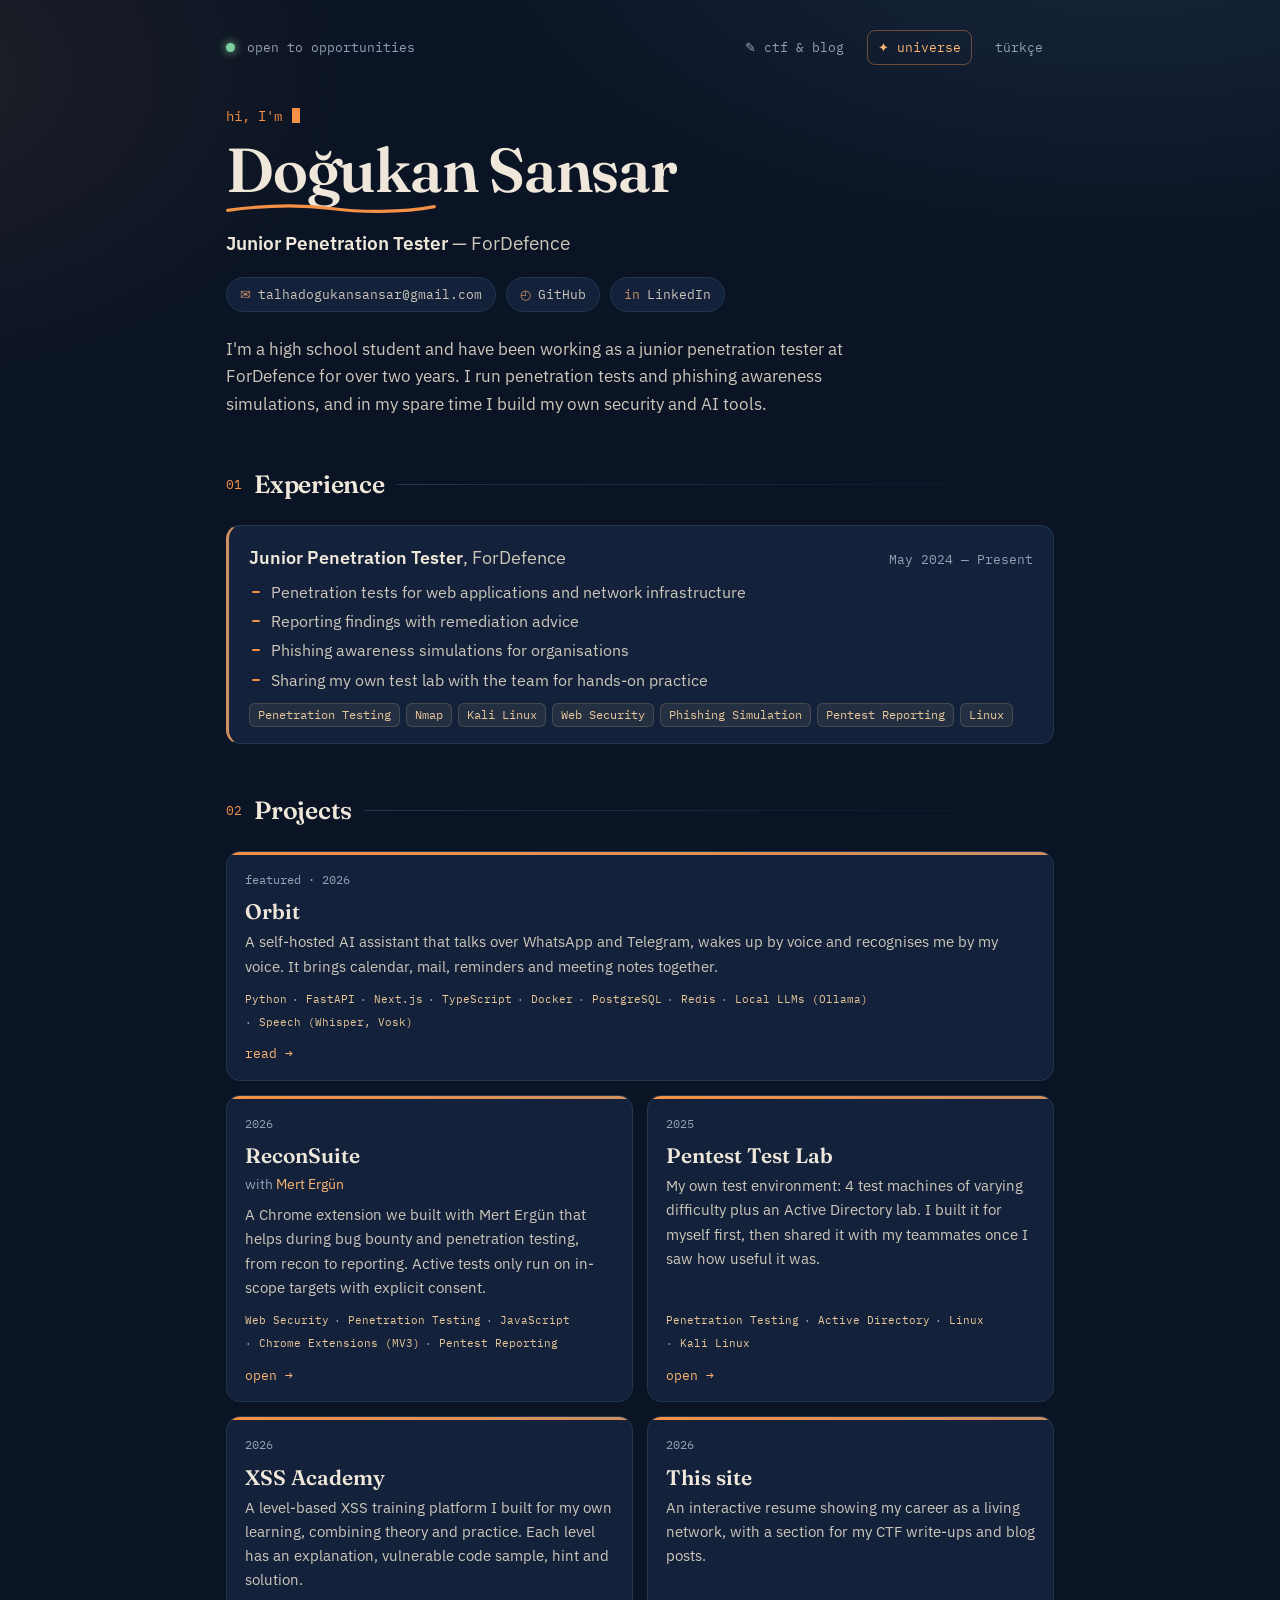
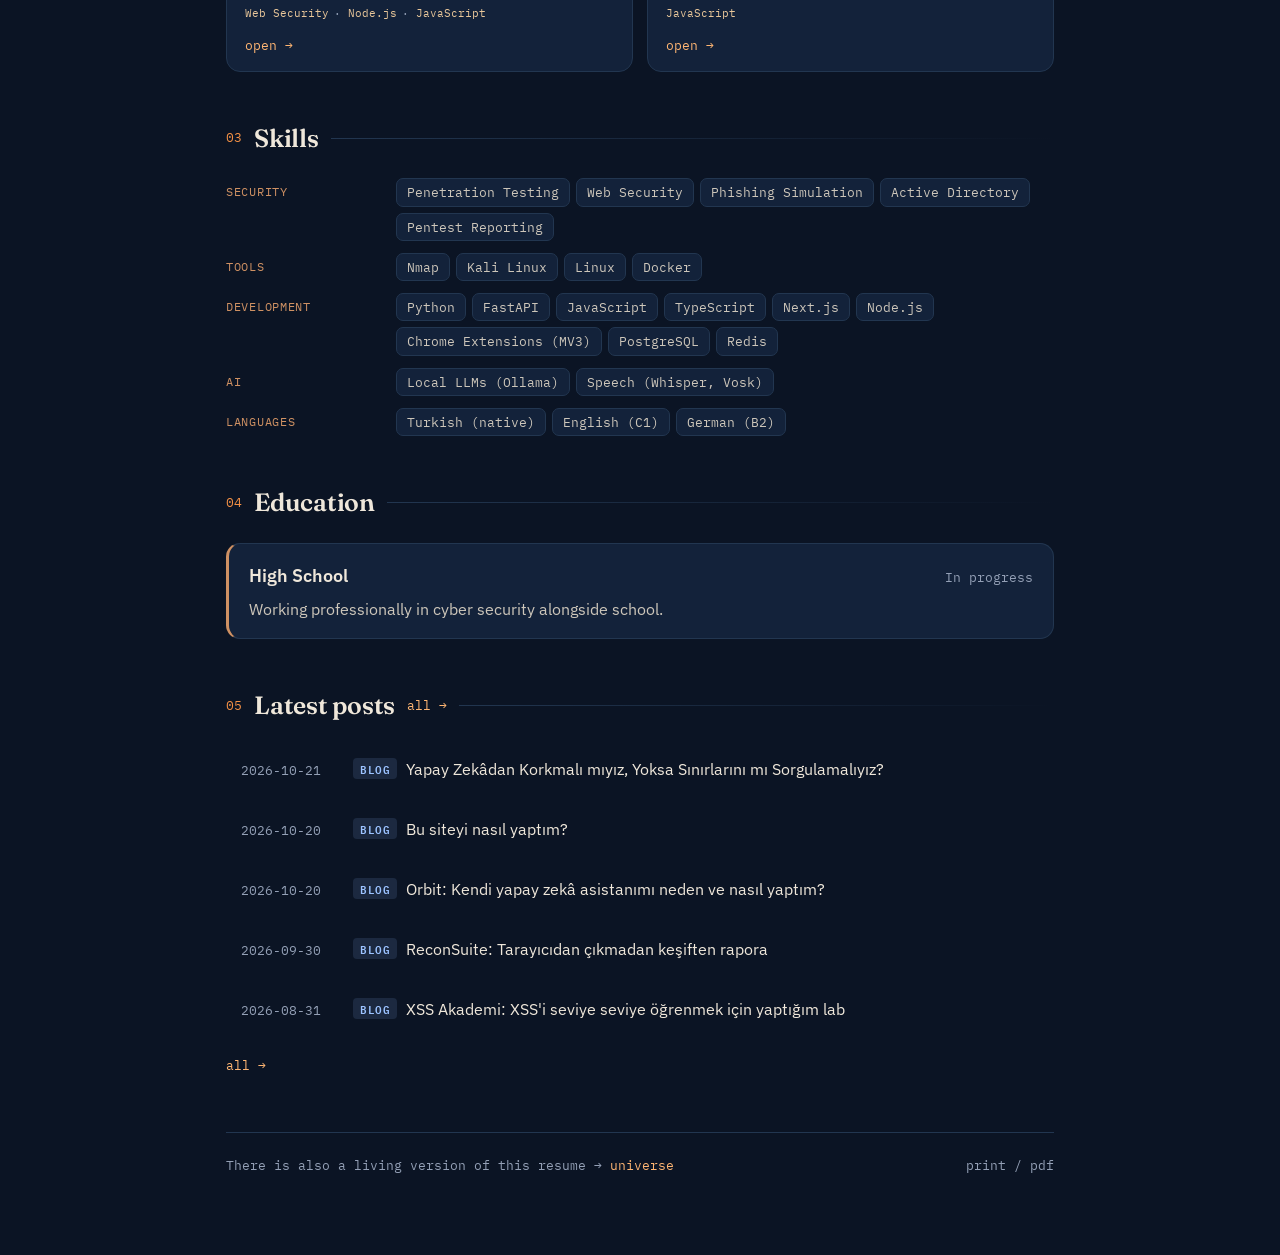
<file: index.html>
<!doctype html>
<html lang="tr">
<head>
<meta charset="utf-8">
<meta name="viewport" content="width=device-width, initial-scale=1, viewport-fit=cover">
<script>
/* Telefondan dışarıdan gelen ziyaretçiyi dört mobil sürümden birine rastgele gönder.
   Site içinden gelen ya da ?masaustu=1 ile açan yönlendirilmez. */
(function () {
  try {
    var phone = matchMedia("(pointer: coarse)").matches && Math.min(screen.width, innerWidth) < 760;
    var internal = document.referrer && new URL(document.referrer).origin === location.origin;
    if (!phone || internal || /[?&]masaustu=1/.test(location.search)) return;
    var all = ["sohbet", "hikaye", "ag", "terminal"], last = null;
    try { last = localStorage.getItem("mobil-son"); } catch (e) {}
    var pool = all.filter(function (v) { return v !== last; });
    var pick = pool[Math.floor(Math.random() * pool.length)];
    try { localStorage.setItem("mobil-son", pick); } catch (e) {}
    location.replace("mobil/" + pick + ".html");
  } catch (e) {}
})();
</script>
<title>Doğukan Sansar — Junior Pentester</title>
<meta name="description" content="Doğukan Sansar — junior pentester. Özgeçmiş, projeler, CTF çözümleri ve blog yazıları.">
<meta name="theme-color" content="#0b1424">
<link rel="preconnect" href="https://fonts.googleapis.com">
<link rel="preconnect" href="https://fonts.gstatic.com" crossorigin>
<link href="https://fonts.googleapis.com/css2?family=Fraunces:opsz,wght@9..144,500;9..144,600;9..144,700&family=IBM+Plex+Mono:wght@400;500;600&family=IBM+Plex+Sans:wght@400;500;600;700&display=swap" rel="stylesheet">
<style>
  :root {
    --bg: #0b1424; --bg-soft: #0f1b2e; --card: #13223a; --card-hi: #172b48; --rule: #223650;
    --text: #efe7da; --soft: #cdc6ba; --muted: #94a0b6;
    --orange: #f59145; --orange-2: #ffb673; --blue: #74a8f0; --sky: #9cc3ff; --copper: #cf9163; --sand: #e9c79a; --green: #7fd0a0;
    --serif: "Fraunces", Georgia, serif; --sans: "IBM Plex Sans", system-ui, -apple-system, "Segoe UI", sans-serif; --mono: "IBM Plex Mono", ui-monospace, Consolas, monospace;
  }
  * { box-sizing: border-box; }
  html { -webkit-text-size-adjust: 100%; }
  body {
    margin: 0; background: var(--bg); color: var(--text); font-family: var(--sans); font-size: 16.5px; line-height: 1.62;
    background-image:
      radial-gradient(1100px 520px at 88% -8%, rgba(117,168,230,.12), transparent 62%),
      radial-gradient(760px 520px at -8% 8%, rgba(245,145,69,.09), transparent 60%);
    background-attachment: fixed;
  }
  a { color: var(--orange-2); text-decoration: none; }
  a:hover { color: var(--orange); }
  button { font: inherit; color: inherit; background: none; border: 0; padding: 0; cursor: pointer; }
  ::selection { background: var(--orange); color: #241001; }

  .page { max-width: 880px; margin: 0 auto; padding: 30px 26px 80px; }

  .top { display: flex; align-items: center; gap: 12px; font-family: var(--mono); font-size: 13px; margin-bottom: 40px; }
  .top .dot { width: 9px; height: 9px; border-radius: 50%; background: var(--green); box-shadow: 0 0 10px var(--green); flex-shrink: 0; }
  .top .tag { color: var(--muted); }
  .top .sp { flex: 1; }
  .top a, .top button { color: var(--muted); padding: 6px 10px; border-radius: 8px; border: 1px solid transparent; }
  .top a:hover, .top button:hover { color: var(--text); background: rgba(170,190,220,.07); }
  .top a.evren { color: var(--orange-2); border-color: rgba(245,145,69,.4); }
  .top a.evren:hover { background: rgba(245,145,69,.12); color: var(--orange-2); }

  header { position: relative; }
  .hi { font-family: var(--mono); font-size: 14px; color: var(--orange); }
  .hi .cursor { display: inline-block; width: 8px; height: 1.05em; background: var(--orange); margin-left: 2px; vertical-align: -2px; animation: blink 1.1s steps(1) infinite; }
  @keyframes blink { 50% { opacity: 0; } }
  h1 { font-family: var(--serif); font-weight: 600; font-size: clamp(40px, 7vw, 62px); line-height: 1.02; letter-spacing: -0.02em; margin: 10px 0 2px; }
  .underline { display: block; width: 210px; max-width: 70%; height: 11px; margin: 2px 0 14px; color: var(--orange); }
  .role { font-size: 19px; color: var(--soft); }
  .role b { color: var(--text); font-weight: 600; }
  .contact { font-family: var(--mono); font-size: 13px; margin-top: 18px; display: flex; flex-wrap: wrap; gap: 8px 10px; }
  .contact a { display: inline-flex; align-items: center; gap: 7px; color: var(--soft); background: var(--card); border: 1px solid var(--rule); border-radius: 999px; padding: 6px 13px; }
  .contact a:hover { border-color: var(--orange); color: var(--orange-2); }
  .contact a span { color: var(--copper); }
  .summary { margin: 24px 0 0; max-width: 660px; color: var(--soft); font-size: 17px; }

  section { margin-top: 46px; }
  .sec-head { display: flex; align-items: center; gap: 12px; margin-bottom: 20px; }
  .sec-head .no { font-family: var(--mono); font-size: 13px; color: var(--orange); }
  .sec-head h2 { font-family: var(--serif); font-weight: 600; font-size: 25px; margin: 0; letter-spacing: -0.01em; }
  .sec-head::after { content: ""; flex: 1; height: 1px; background: linear-gradient(90deg, var(--rule), transparent); }
  .sec-head a { font-family: var(--mono); font-size: 12.5px; white-space: nowrap; }

  .entry { position: relative; background: var(--card); border: 1px solid var(--rule); border-radius: 14px; padding: 18px 20px 16px; margin-bottom: 14px;
           border-left: 3px solid var(--copper); transition: transform .18s, border-color .18s, background .18s; }
  .entry:hover { transform: translateX(3px); background: var(--card-hi); border-left-color: var(--orange); }
  .entry .line { display: flex; justify-content: space-between; align-items: baseline; gap: 4px 16px; flex-wrap: wrap; }
  .entry h3 { margin: 0; font-size: 17.5px; font-weight: 600; }
  .entry h3 .org { font-weight: 400; color: var(--soft); }
  .entry h3 .with { font-weight: 400; color: var(--muted); font-size: 14.5px; }
  .entry .when { font-family: var(--mono); font-size: 12.5px; color: var(--muted); white-space: nowrap; }
  .entry p { margin: 7px 0 0; color: var(--soft); font-size: 15.5px; }
  .entry ul { margin: 8px 0 0; padding-left: 2px; list-style: none; }
  .entry li { position: relative; padding-left: 20px; margin: 4px 0; color: var(--soft); font-size: 15.5px; }
  .entry li::before { content: ""; position: absolute; left: 1px; top: 11px; width: 8px; height: 2px; background: var(--orange); border-radius: 2px; }
  .entry .stack { margin-top: 10px; display: flex; flex-wrap: wrap; gap: 6px; }
  .entry .stack span { font-family: var(--mono); font-size: 11.5px; color: var(--sand); background: rgba(233,199,154,.08); border: 1px solid rgba(233,199,154,.18); border-radius: 6px; padding: 2px 8px; }

  .projects { display: grid; grid-template-columns: repeat(2, minmax(0, 1fr)); gap: 14px; }
  @media (max-width: 680px) { .projects { grid-template-columns: 1fr; } }
  .proj { position: relative; display: flex; flex-direction: column; background: var(--card); border: 1px solid var(--rule); border-radius: 14px; padding: 18px 18px 16px; overflow: hidden; transition: transform .18s, border-color .18s; }
  .proj::before { content: ""; position: absolute; inset: 0 0 auto 0; height: 3px; background: linear-gradient(90deg, var(--orange), var(--copper)); }
  .proj:hover { transform: translateY(-3px); border-color: rgba(245,145,69,.5); }
  .proj.feat { grid-column: 1 / -1; }
  .proj .yr { font-family: var(--mono); font-size: 12px; color: var(--muted); }
  .proj h3 { font-family: var(--serif); font-weight: 600; font-size: 21px; margin: 5px 0 2px; }
  .proj .with { font-size: 13.5px; color: var(--muted); margin-bottom: 7px; }
  .proj p { margin: 0 0 12px; color: var(--soft); font-size: 15px; flex: 1; }
  .proj .stack { display: flex; flex-wrap: wrap; gap: 5px; }
  .proj .stack span { font-family: var(--mono); font-size: 11px; color: var(--sand); }
  .proj .stack span + span::before { content: "· "; color: var(--muted); }
  .proj .more { margin-top: 12px; font-family: var(--mono); font-size: 12.5px; color: var(--orange-2); }

  dl.skills { margin: 0; display: grid; grid-template-columns: 150px minmax(0, 1fr); gap: 12px 20px; }
  dl.skills dt { font-family: var(--mono); font-size: 12px; letter-spacing: .06em; text-transform: uppercase; color: var(--copper); padding-top: 4px; }
  dl.skills dd { margin: 0; display: flex; flex-wrap: wrap; gap: 6px; }
  dl.skills .chip { font-family: var(--mono); font-size: 12.5px; color: var(--soft); background: var(--card); border: 1px solid var(--rule); border-radius: 7px; padding: 3px 10px; }
  @media (max-width: 560px) { dl.skills { grid-template-columns: 1fr; gap: 4px 0; } dl.skills dt { margin-top: 10px; } }

  .posts { display: grid; gap: 10px; }
  .post { display: grid; grid-template-columns: 96px 1fr; gap: 0 16px; align-items: baseline; padding: 11px 14px; border-radius: 11px; border: 1px solid transparent; color: var(--text); }
  .post:hover { background: var(--card); border-color: var(--rule); }
  .post .d { font-family: var(--mono); font-size: 12.5px; color: var(--muted); }
  .post .ttl { font-size: 16px; }
  .post .badge { font-family: var(--mono); font-size: 10.5px; font-weight: 600; letter-spacing: .05em; padding: 1px 7px; border-radius: 4px; margin-right: 9px; vertical-align: 1px; }
  .post .badge.ctf { color: #ff9f7f; background: rgba(255,138,107,.13); }
  .post .badge.blog { color: var(--sky); background: rgba(140,188,255,.13); }
  @media (max-width: 520px) { .post { grid-template-columns: 1fr; gap: 3px; } }
  .more-row { margin-top: 10px; font-family: var(--mono); font-size: 13px; }
  .empty { color: var(--muted); font-size: 15px; }

  footer { margin-top: 56px; border-top: 1px solid var(--rule); padding-top: 22px; display: flex; justify-content: space-between; flex-wrap: wrap; gap: 8px 20px; font-family: var(--mono); font-size: 12.5px; color: var(--muted); }
  footer button { color: var(--muted); }
  footer button:hover { color: var(--orange-2); }

  @media print {
    :root { --bg: #fff; --bg-soft: #fff; --card: #fff; --card-hi: #fff; --text: #111; --soft: #333; --muted: #666; --rule: #ddd; --orange: #b85a12; --orange-2: #b85a12; --copper: #9a6a45; --sand: #7a4f2c; }
    body { background: #fff; }
    .top, .proj .more, footer button, .cursor { display: none !important; }
    .entry, .proj { break-inside: avoid; border-left-color: #ddd; }
    .entry:hover, .proj:hover { transform: none; }
    a { color: #111; }
    section { margin-top: 20px; }
  }
</style>
</head>
<body>
<div class="page">
  <nav class="top">
    <span class="dot" title="Yeni fırsatlara açık"></span>
    <span class="tag" id="avail"></span>
    <span class="sp"></span>
    <a href="yazilar.html" id="nav-posts"></a>
    <a class="evren" href="evren.html" id="nav-evren"></a>
    <button id="lang-btn" aria-label="Dil / Language"></button>
  </nav>

  <header>
    <div class="hi"><span id="hi"></span><span class="cursor"></span></div>
    <h1 id="name"></h1>
    <svg class="underline" viewBox="0 0 300 12" preserveAspectRatio="none" aria-hidden="true"><path d="M2 8 C 60 2, 110 2, 150 6 S 250 11, 298 4" fill="none" stroke="currentColor" stroke-width="3.5" stroke-linecap="round"/></svg>
    <div class="role" id="role"></div>
    <div class="contact" id="contact"></div>
    <p class="summary" id="summary"></p>
  </header>

  <section id="experience"><div class="sec-head"><span class="no">01</span><h2 data-t="experience"></h2></div><div id="exp"></div></section>
  <section id="projects"><div class="sec-head"><span class="no">02</span><h2 data-t="projects"></h2></div><div class="projects" id="proj"></div></section>
  <section id="skills"><div class="sec-head"><span class="no">03</span><h2 data-t="skills"></h2></div><div id="skl"></div></section>
  <section id="education"><div class="sec-head"><span class="no">04</span><h2 data-t="education"></h2></div><div id="edu"></div></section>
  <section id="posts"><div class="sec-head"><span class="no">05</span><h2 data-t="posts"></h2><a href="yazilar.html" id="all-posts"></a></div><div class="posts" id="pst"></div></section>

  <footer>
    <span id="evren-note"></span>
    <button id="print-btn"></button>
  </footer>
</div>

<script src="assets/veri.js"></script>
<script>
const UI = {
  tr: {
    experience: "Deneyim", projects: "Projeler", skills: "Yetenekler", education: "Eğitim", posts: "Son yazılar",
    navPosts: "✎ ctf & blog", navEvren: "✦ evren", langs: "Diller", allPosts: "tümü →", avail: "yeni fırsatlara açık",
    hi: "merhaba, ben", read: "yazıyı oku →", open: "aç →", feat: "öne çıkan",
    noPosts: "Henüz yazı yok; ilk CTF çözümlerim yakında burada olacak.",
    evren: 'Bu özgeçmişin canlı bir hâli de var → <a href="evren.html">evren</a>', print: "yazdır / pdf",
  },
  en: {
    experience: "Experience", projects: "Projects", skills: "Skills", education: "Education", posts: "Latest posts",
    navPosts: "✎ ctf & blog", navEvren: "✦ universe", langs: "Languages", allPosts: "all →", avail: "open to opportunities",
    hi: "hi, I'm", read: "read →", open: "open →", feat: "featured",
    noPosts: "No posts yet; my first CTF write-ups will be here soon.",
    evren: 'There is also a living version of this resume → <a href="evren.html">universe</a>', print: "print / pdf",
  },
};
const u = () => UI[lang];
const $ = (id) => document.getElementById(id);
let posts = [];
const extLink = (href, text, cls = "") => `<a class="${cls}" href="${esc(href)}"${/^https?:/.test(href) ? ' target="_blank" rel="noopener"' : ""}>${esc(text)}</a>`;

function entry(x) {
  const pts = T(x.points) || [];
  const title = x.type === "project" && x.url ? extLink(rootUrl(x.url), T(x.title)) : esc(T(x.title));
  return `<div class="entry">
    <div class="line"><h3>${title}${x.org ? `<span class="org">, ${esc(T(x.org))}</span>` : ""}${x.with ? `<span class="with"> · ${withHtml(x)}</span>` : ""}</h3><span class="when">${esc(T(x.date) || Math.floor(x.year))}</span></div>
    ${x.desc ? `<p>${esc(T(x.desc))}</p>` : ""}
    ${pts.length ? `<ul>${pts.map((p) => `<li>${esc(p)}</li>`).join("")}</ul>` : ""}
    ${x.type !== "edu" && skillsOf(x).length ? `<div class="stack">${skillsOf(x).map((s) => `<span>${esc(T(s.title))}</span>`).join("")}</div>` : ""}
  </div>`;
}

function renderPosts() {
  $("all-posts").textContent = u().allPosts;
  $("pst").innerHTML = posts.length
    ? posts.slice(0, 5).map((p) => `<a class="post" href="yazi.html?y=${encodeURIComponent(p.slug)}"><span class="d">${esc(p.tarih)}</span><span class="ttl"><span class="badge ${p.tur}">${p.tur === "ctf" ? "CTF" : "BLOG"}</span>${esc(p.baslik)}</span></a>`).join("")
      + (posts.length > 5 ? `<div class="more-row"><a href="yazilar.html">${u().allPosts}</a></div>` : "")
    : `<p class="empty">${u().noPosts}</p>`;
}

function render() {
  document.documentElement.lang = lang;
  $("lang-btn").textContent = lang === "tr" ? "english" : "türkçe";
  $("avail").textContent = u().avail;
  $("nav-posts").textContent = u().navPosts;
  $("nav-evren").textContent = u().navEvren;
  $("hi").textContent = u().hi + " ";
  document.querySelectorAll("[data-t]").forEach((el) => (el.textContent = u()[el.dataset.t]));

  const job = ofType("job")[0];
  $("name").textContent = PROFILE.name;
  $("role").innerHTML = `<b>${esc(T(PROFILE.role))}</b>${job ? ` — ${esc(T(job.org))}` : ""}`;
  const ICON = { email: "✉", GitHub: "◴", LinkedIn: "in" };
  $("contact").innerHTML = [
    `<a href="mailto:${esc(PROFILE.email)}"><span>${ICON.email}</span>${esc(PROFILE.email)}</a>`,
    ...PROFILE.socials.map((s) => `<a href="${esc(s.url)}" target="_blank" rel="noopener"><span>${ICON[s.label] || "↗"}</span>${esc(s.label)}</a>`),
  ].join("");
  $("summary").textContent = T(PROFILE.summary);

  $("exp").innerHTML = ofType("job").sort((a, b) => b.year - a.year).map((x) => entry(x)).join("");
  const ORDER = ["orbit", "reconsuite", "testlab", "xsslab", "site"], rank = (p) => (ORDER.includes(p.id) ? ORDER.indexOf(p.id) : 99);
  const projects = ofType("project").slice().sort((a, b) => rank(a) - rank(b) || b.year - a.year);
  $("proj").innerHTML = projects.map((p, i) => `
    <article class="proj${i === 0 ? " feat" : ""}">
      <span class="yr">${i === 0 ? u().feat + " · " : ""}${Math.floor(p.year)}</span>
      <h3>${esc(T(p.title))}</h3>
      ${p.with ? `<div class="with">${withHtml(p)}</div>` : ""}
      <p>${esc(T(p.desc))}</p>
      <div class="stack">${skillsOf(p).map((s) => `<span>${esc(T(s.title))}</span>`).join("")}</div>
      ${p.url ? extLink(rootUrl(p.url), p.id === "orbit" ? u().read : u().open, "more") : ""}
    </article>`).join("");
  $("edu").innerHTML = ofType("edu").map((x) => entry(x)).join("");

  const groups = {};
  ofType("skill").forEach((s) => (groups[s.group] = groups[s.group] || []).push(T(s.title)));
  $("skl").innerHTML = `<dl class="skills">
    ${Object.entries(groups).map(([g, list]) => `<dt>${esc(T(SKILL_GROUPS[g]))}</dt><dd>${list.map((t) => `<span class="chip">${esc(t)}</span>`).join("")}</dd>`).join("")}
    <dt>${u().langs}</dt><dd>${T(PROFILE.languages).split("·").map((l) => `<span class="chip">${esc(l.trim())}</span>`).join("")}</dd>
  </dl>`;

  renderPosts();
  $("evren-note").innerHTML = u().evren;
  $("print-btn").textContent = u().print;
}

$("lang-btn").onclick = () => { setLang(lang === "tr" ? "en" : "tr"); render(); };
$("print-btn").onclick = () => print();

render();
loadPosts().then((p) => { posts = p; renderPosts(); });
</script>
</body>
</html>
</file>
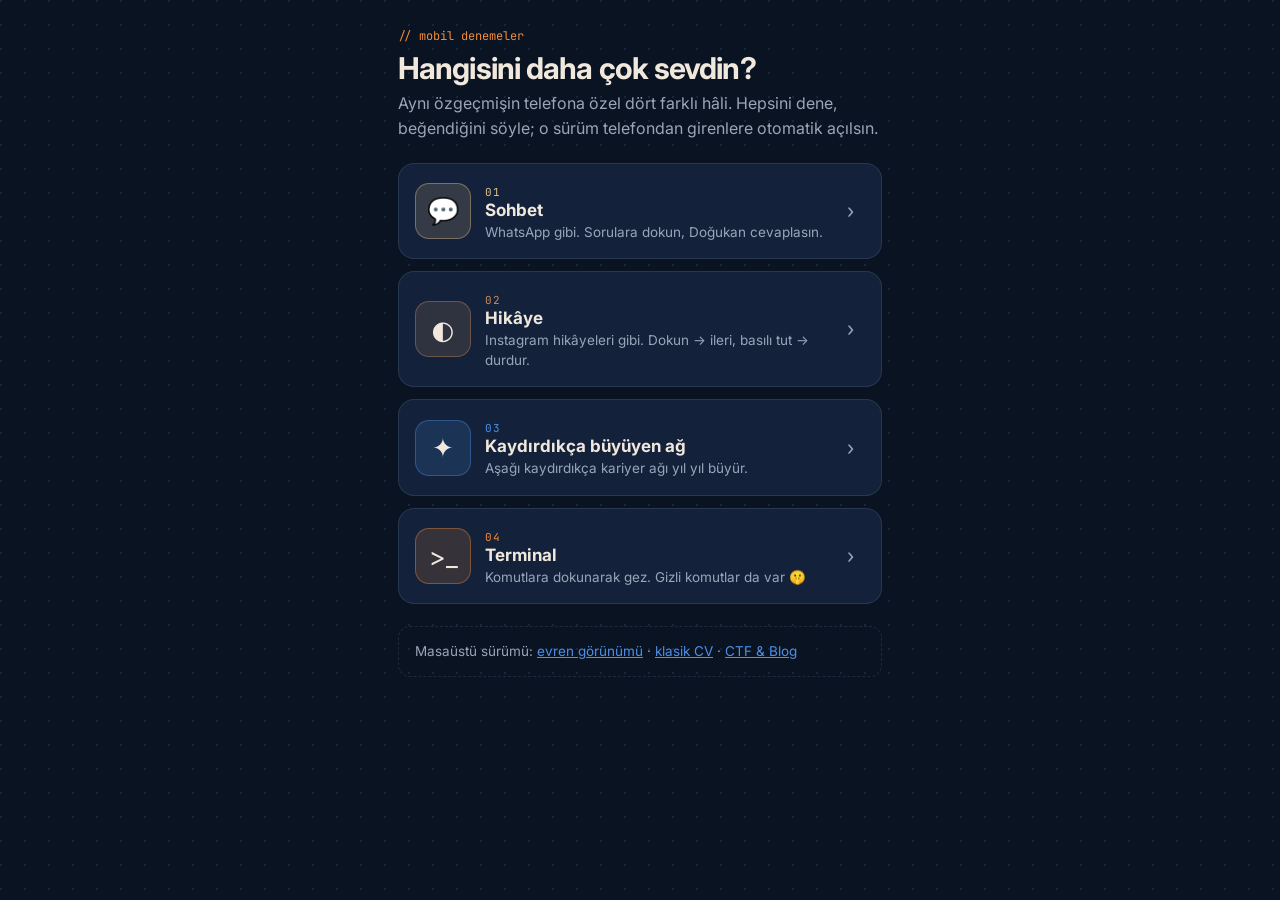
<file: mobil/index.html>
<!doctype html>
<html lang="tr">
<head>
<meta charset="utf-8">
<meta name="viewport" content="width=device-width, initial-scale=1, viewport-fit=cover">
<meta name="theme-color" content="#0a1322">
<meta name="robots" content="noindex">
<title>Mobil Sürümler — Doğukan Sansar</title>
<link rel="preconnect" href="https://fonts.googleapis.com">
<link rel="preconnect" href="https://fonts.gstatic.com" crossorigin>
<link href="https://fonts.googleapis.com/css2?family=Inter:wght@400;500;600;700;800&family=JetBrains+Mono:wght@400;500;700&display=swap" rel="stylesheet">
<style>
  :root { --bg: #0a1322; --card: #13223a; --border: rgba(170,190,220,.13); --text: #f0e8dc; --muted: #9aa5b8;
          --mono: "JetBrains Mono", ui-monospace, monospace; --sans: "Inter", system-ui, -apple-system, "Segoe UI", sans-serif; }
  * { box-sizing: border-box; -webkit-tap-highlight-color: transparent; }
  body { margin: 0; background: var(--bg); color: var(--text); font-family: var(--sans); min-height: 100dvh;
         background-image: radial-gradient(circle at 1px 1px, #17263f 1px, transparent 0); background-size: 24px 24px; }
  .wrap { max-width: 520px; margin: 0 auto; padding: calc(28px + env(safe-area-inset-top)) 18px calc(30px + env(safe-area-inset-bottom)); }
  .k { font-family: var(--mono); font-size: 12px; color: #f28c38; }
  h1 { font-size: 30px; letter-spacing: -0.03em; margin: 8px 0 6px; line-height: 1.1; }
  .lead { color: var(--muted); margin: 0 0 22px; line-height: 1.55; }
  a.v { display: grid; grid-template-columns: 56px 1fr 18px; gap: 14px; align-items: center; padding: 16px; margin-bottom: 12px;
        border-radius: 16px; background: var(--card); border: 1px solid var(--border); color: var(--text); text-decoration: none; transition: transform .15s, border-color .15s; }
  a.v:active { transform: scale(.98); }
  a.v:hover { border-color: var(--c); }
  .ico { width: 56px; height: 56px; border-radius: 14px; display: grid; place-items: center; font-size: 26px;
         background: color-mix(in srgb, var(--c) 16%, transparent); border: 1px solid color-mix(in srgb, var(--c) 40%, transparent); }
  .v b { display: block; font-size: 17px; }
  .v .n { font-family: var(--mono); font-size: 11px; color: var(--c); letter-spacing: .08em; }
  .v small { display: block; color: var(--muted); font-size: 13.5px; line-height: 1.45; margin-top: 3px; }
  .v .arr { color: var(--muted); font-size: 20px; }
  .note { margin-top: 22px; padding: 14px 16px; border-radius: 12px; border: 1px dashed var(--border); color: var(--muted); font-size: 13.5px; line-height: 1.55; }
  .note a { color: #4f8fe6; }
</style>
</head>
<body>
<div class="wrap">
  <div class="k">// mobil denemeler</div>
  <h1>Hangisini daha çok sevdin?</h1>
  <p class="lead">Aynı özgeçmişin telefona özel dört farklı hâli. Hepsini dene, beğendiğini söyle; o sürüm telefondan girenlere otomatik açılsın.</p>

  <a class="v" href="sohbet.html" style="--c:#e6bf8a">
    <span class="ico">💬</span><span><span class="n">01</span><b>Sohbet</b><small>WhatsApp gibi. Sorulara dokun, Doğukan cevaplasın.</small></span><span class="arr">›</span>
  </a>
  <a class="v" href="hikaye.html" style="--c:#c98b5e">
    <span class="ico">◐</span><span><span class="n">02</span><b>Hikâye</b><small>Instagram hikâyeleri gibi. Dokun → ileri, basılı tut → durdur.</small></span><span class="arr">›</span>
  </a>
  <a class="v" href="ag.html" style="--c:#4f8fe6">
    <span class="ico">✦</span><span><span class="n">03</span><b>Kaydırdıkça büyüyen ağ</b><small>Aşağı kaydırdıkça kariyer ağı yıl yıl büyür.</small></span><span class="arr">›</span>
  </a>
  <a class="v" href="terminal.html" style="--c:#f28c38">
    <span class="ico">&gt;_</span><span><span class="n">04</span><b>Terminal</b><small>Komutlara dokunarak gez. Gizli komutlar da var 🤫</small></span><span class="arr">›</span>
  </a>

  <div class="note">Masaüstü sürümü: <a href="../evren.html">evren görünümü</a> · <a href="../index.html?masaustu=1">klasik CV</a> · <a href="../yazilar.html">CTF & Blog</a></div>
</div>
</body>
</html>
</file>
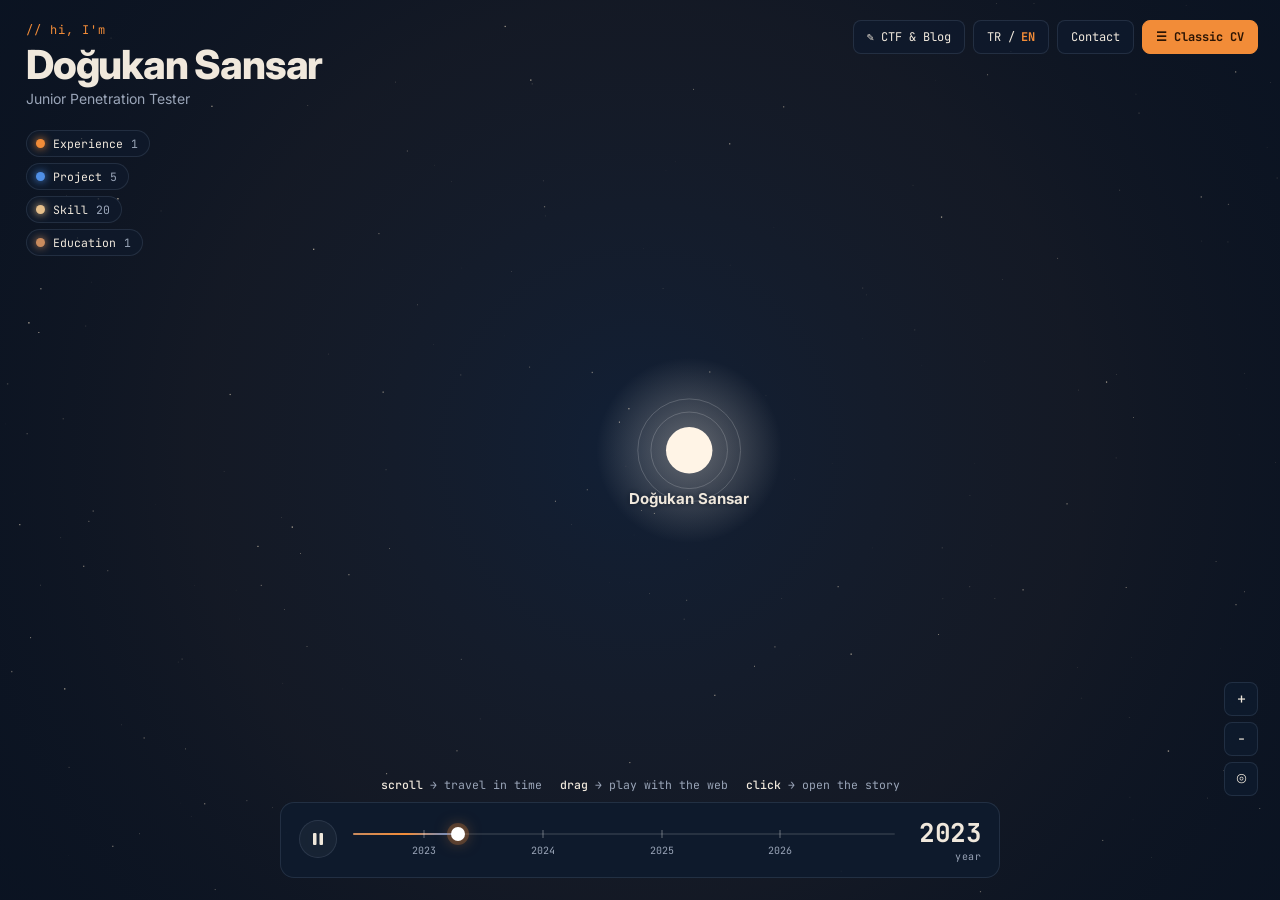
<file: evren.html>
<!doctype html>
<html lang="tr">
<head>
<meta charset="utf-8">
<meta name="viewport" content="width=device-width, initial-scale=1, viewport-fit=cover">
<title>Evren — Doğukan Sansar</title>
<meta name="description" content="Doğukan Sansar — junior pentester. Etkileşimli özgeçmiş, CTF çözümleri ve blog yazıları.">
<link rel="preconnect" href="https://fonts.googleapis.com">
<link rel="preconnect" href="https://fonts.gstatic.com" crossorigin>
<link href="https://fonts.googleapis.com/css2?family=Inter:wght@400;500;600;700;800&family=JetBrains+Mono:wght@400;500;700&display=swap" rel="stylesheet">
<style>
  :root {
    --bg: #0a1322;
    --panel: rgba(15, 27, 46, 0.86);
    --border: rgba(170, 190, 220, 0.13);
    --text: #f0e8dc;
    --muted: #9aa5b8;
    --self: #fff4e6;
    --job: #f28c38;
    --project: #4f8fe6;
    --skill: #e6bf8a;
    --edu: #c98b5e;
    --mono: "JetBrains Mono", ui-monospace, Consolas, monospace;
    --sans: "Inter", system-ui, -apple-system, "Segoe UI", sans-serif;
  }
  * { box-sizing: border-box; }
  html, body { margin: 0; height: 100%; overflow: hidden; background: var(--bg); color: var(--text); font-family: var(--sans); }
  button { font: inherit; color: inherit; }
  a { color: var(--project); }

  canvas#net { position: fixed; inset: 0; width: 100%; height: 100%; display: block; cursor: grab; touch-action: none; }
  canvas#net.dragging { cursor: grabbing; }
  canvas#net.pointer { cursor: pointer; }

  .glass { background: var(--panel); border: 1px solid var(--border); backdrop-filter: blur(14px); -webkit-backdrop-filter: blur(14px); }

  /* ---- Header ---- */
  .id { position: fixed; top: 22px; left: 26px; pointer-events: none; max-width: min(420px, 60vw); }
  .id .hello { font-family: var(--mono); font-size: 12px; color: var(--job); letter-spacing: .08em; }
  .id h1 { margin: 6px 0 4px; font-size: clamp(26px, 4vw, 40px); font-weight: 800; letter-spacing: -0.03em; line-height: 1.05; }
  .id .role { color: var(--muted); font-size: 14px; }

  .legend { position: fixed; top: 130px; left: 26px; display: flex; flex-direction: column; gap: 6px; }
  .chip {
    display: inline-flex; align-items: center; gap: 8px; padding: 5px 11px 5px 9px; border-radius: 999px;
    font-family: var(--mono); font-size: 11.5px; cursor: pointer; transition: opacity .2s, border-color .2s;
    background: rgba(15,27,46,.6); border: 1px solid var(--border); width: max-content;
  }
  .chip:hover { border-color: rgba(255,255,255,.25); }
  .chip.off { opacity: .35; }
  .chip i { width: 9px; height: 9px; border-radius: 50%; display: block; box-shadow: 0 0 8px currentColor; background: currentColor; }
  .chip .n { color: var(--muted); }

  .top-right { position: fixed; top: 20px; right: 22px; display: flex; gap: 8px; align-items: center; }
  .tbtn {
    font-family: var(--mono); font-size: 12px; padding: 8px 13px; border-radius: 8px; cursor: pointer;
    border: 1px solid var(--border); background: rgba(15,27,46,.7); text-decoration: none; color: var(--text);
    display: inline-flex; align-items: center; gap: 6px; white-space: nowrap;
  }
  .tbtn:hover { border-color: rgba(255,255,255,.3); }
  .tbtn b { color: var(--job); }
  .tbtn.accent { background: var(--job); color: #2a1404; border-color: var(--job); font-weight: 700; }

  /* ---- Timeline ---- */
  .timeline {
    position: fixed; left: 50%; bottom: 22px; transform: translateX(-50%);
    width: min(720px, calc(100vw - 32px)); border-radius: 14px; padding: 12px 18px 14px;
    display: grid; grid-template-columns: auto 1fr auto; gap: 16px; align-items: center;
  }
  .play {
    width: 38px; height: 38px; border-radius: 50%; border: 1px solid var(--border); background: rgba(255,255,255,.04);
    cursor: pointer; display: grid; place-items: center;
  }
  .play:hover { border-color: var(--job); }
  .play svg { width: 14px; height: 14px; fill: var(--text); }
  .track { position: relative; height: 34px; cursor: pointer; touch-action: none; }
  .track .line { position: absolute; left: 0; right: 0; top: 11px; height: 2px; background: rgba(255,255,255,.1); border-radius: 2px; }
  .track .fill { position: absolute; left: 0; top: 11px; height: 2px; background: linear-gradient(90deg, var(--edu), var(--job), var(--project)); border-radius: 2px; }
  .track .knob {
    position: absolute; top: 5px; width: 14px; height: 14px; margin-left: -7px; border-radius: 50%;
    background: #fff; box-shadow: 0 0 0 4px rgba(242,140,56,.25), 0 0 16px rgba(242,140,56,.6);
  }
  .track .tick { position: absolute; top: 22px; font-family: var(--mono); font-size: 10px; color: var(--muted); transform: translateX(-50%); }
  .track .dot { position: absolute; top: 8px; width: 2px; height: 8px; margin-left: -1px; background: rgba(255,255,255,.18); }
  .year { font-family: var(--mono); font-weight: 700; font-size: 26px; min-width: 70px; text-align: right; letter-spacing: -0.02em; }
  .year small { display: block; font-size: 10px; font-weight: 400; color: var(--muted); letter-spacing: .05em; }

  .hint {
    position: fixed; left: 50%; bottom: 108px; transform: translateX(-50%); font-family: var(--mono); font-size: 11.5px;
    color: var(--muted); display: flex; gap: 18px; transition: opacity .8s; pointer-events: none; white-space: nowrap;
  }
  .hint span b { color: var(--text); font-weight: 500; }
  .hint.hide { opacity: 0; }

  .cam { position: fixed; right: 22px; bottom: 104px; display: flex; flex-direction: column; gap: 6px; }
  .cam button { width: 34px; height: 34px; border-radius: 8px; cursor: pointer; font-family: var(--mono); font-size: 15px; }

  /* ---- Detail panel ---- */
  .panel {
    position: fixed; top: 76px; right: 22px; bottom: 100px; width: min(380px, calc(100vw - 32px));
    border-radius: 16px; padding: 24px 24px 20px; overflow-y: auto;
    transform: translateX(calc(100% + 40px)); transition: transform .45s cubic-bezier(.2,.8,.2,1);
  }
  .panel.open { transform: none; }
  .panel .close { position: absolute; top: 14px; right: 14px; width: 30px; height: 30px; border-radius: 8px; border: 1px solid var(--border); background: transparent; cursor: pointer; }
  .panel .type { font-family: var(--mono); font-size: 11px; letter-spacing: .1em; text-transform: uppercase; display: flex; align-items: center; gap: 8px; }
  .panel .type i { width: 8px; height: 8px; border-radius: 50%; background: currentColor; box-shadow: 0 0 10px currentColor; }
  .panel h2 { margin: 10px 0 2px; font-size: 24px; letter-spacing: -0.02em; line-height: 1.2; padding-right: 30px; }
  .panel .org { color: var(--muted); font-size: 14.5px; }
  .panel .date { font-family: var(--mono); font-size: 12px; color: var(--muted); margin-top: 6px; }
  .panel p { color: #d6cfc4; font-size: 14.5px; line-height: 1.65; }
  .panel ul { padding-left: 18px; color: #d6cfc4; font-size: 14px; line-height: 1.6; }
  .panel li { margin: 4px 0; }
  .panel h4 { font-family: var(--mono); font-size: 11px; color: var(--muted); letter-spacing: .1em; text-transform: uppercase; margin: 22px 0 10px; font-weight: 500; }
  .conns { display: flex; flex-wrap: wrap; gap: 6px; }
  .conn { font-family: var(--mono); font-size: 12px; padding: 4px 10px; border-radius: 6px; cursor: pointer; border: 1px solid var(--border); background: rgba(255,255,255,.03); display: inline-flex; gap: 7px; align-items: center; }
  .conn:hover { background: rgba(255,255,255,.08); }
  .conn i { width: 7px; height: 7px; border-radius: 50%; background: currentColor; }
  .conn span { color: var(--text); }
  .panel .links { display: flex; flex-wrap: wrap; gap: 8px; margin-top: 18px; }


  noscript { position: fixed; inset: 0; display: grid; place-items: center; padding: 30px; text-align: center; }

  /* ---- Mobile ---- */
  @media (max-width: 720px) {
    .id { top: 16px; left: 16px; }
    .id .role { font-size: 12.5px; }
    .legend { top: auto; bottom: 104px; left: 0; right: 0; flex-direction: row; overflow-x: auto; padding: 0 16px; scrollbar-width: none; }
    .legend::-webkit-scrollbar { display: none; }
    .top-right { top: 14px; right: 14px; flex-direction: column; align-items: flex-end; }
    .top-right .wide { display: none; }
    .timeline { bottom: 14px; padding: 10px 14px 12px; gap: 12px; }
    .year { font-size: 20px; min-width: 52px; }
    .hint { display: none; }
    .cam { display: none; }
    .panel { top: auto; bottom: 0; right: 0; left: 0; width: 100%; max-height: 68vh; border-radius: 18px 18px 0 0; transform: translateY(105%); }
    .panel.open { transform: none; }
  }

</style>
</head>
<body>

<canvas id="net" aria-label="Etkileşimli kariyer ağı / interactive career network"></canvas>

<div class="id">
  <div class="hello" id="hello"></div>
  <h1 id="name"></h1>
  <div class="role" id="role"></div>
</div>

<div class="legend" id="legend"></div>

<div class="top-right">
  <a class="tbtn" href="yazilar.html" id="posts-link"></a>
  <button class="tbtn" id="lang-btn" aria-label="Dil / Language"></button>
  <button class="tbtn wide" id="contact-btn"></button>
  <a class="tbtn accent" href="index.html" id="flat-btn"></a>
</div>

<div class="hint" id="hint"></div>

<div class="timeline glass">
  <button class="play" id="play" aria-label="Oynat / Play"></button>
  <div class="track" id="track"></div>
  <div class="year" id="year"></div>
</div>

<div class="cam">
  <button class="glass" id="zin" aria-label="Yakınlaştır">+</button>
  <button class="glass" id="zout" aria-label="Uzaklaştır">−</button>
  <button class="glass" id="zfit" aria-label="Ortala">◎</button>
</div>

<aside class="panel glass" id="panel" aria-live="polite"></aside>

<noscript>Bu site JavaScript gerektirir. / This site requires JavaScript.</noscript>

<script src="assets/veri.js"></script>
<script>
/* ---- Arayüz metinleri / UI strings ---- */
const UI = {
  tr: {
    hello: "// merhaba, ben", types: { self: "Ben", job: "Deneyim", project: "Proje", skill: "Yetenek", edu: "Eğitim" },
    flat: "☰ Klasik CV", contact: "İletişim", close: "Kapat ✕", print: "Yazdır / PDF",
    connections: "Bağlantılar", usedIn: "Kullandığım yerler", built: "Kullanılanlar", firstSeen: "İlk kez",
    hint: ["<b>kaydır</b> → zamanda gez", "<b>sürükle</b> → ağı oynat", "<b>tıkla</b> → hikâyeyi aç"],
    now: "bugün", posts: "✎ CTF & Blog", year: "yıl", about: "Hakkımda", languages: "Diller", view: "İncele ↗",
    sections: { job: "Deneyim", edu: "Eğitim", project: "Projeler", skill: "Yetenekler" },
    groups: { sec: "Güvenlik", tool: "Araçlar", dev: "Yazılım", ai: "Yapay Zekâ" },
  },
  en: {
    hello: "// hi, I'm", types: { self: "Me", job: "Experience", project: "Project", skill: "Skill", edu: "Education" },
    flat: "☰ Classic CV", contact: "Contact", close: "Close ✕", print: "Print / PDF",
    connections: "Connections", usedIn: "Where I used it", built: "Built with", firstSeen: "Since",
    hint: ["<b>scroll</b> → travel in time", "<b>drag</b> → play with the web", "<b>click</b> → open the story"],
    now: "today", posts: "✎ CTF & Blog", year: "year", about: "About", languages: "Languages", view: "View ↗",
    sections: { job: "Experience", edu: "Education", project: "Projects", skill: "Skills" },
    groups: { sec: "Security", tool: "Tools", dev: "Development", ai: "AI" },
  },
};

/* =========================================================================
   Motor / Engine
   ========================================================================= */
const COLORS = { self: "#fff4e6", job: "#f28c38", project: "#4f8fe6", skill: "#e6bf8a", edu: "#c98b5e" };
const RADIUS = { self: 20, job: 12, edu: 12, project: 9, skill: 5 };
const LINK_LEN = { self: 170, job: 120, edu: 120, project: 95, skill: 70 };
const TYPE_ORDER = ["job", "project", "skill", "edu"];

const $ = (id) => document.getElementById(id);
const reduced = window.matchMedia("(prefers-reduced-motion: reduce)").matches;

/* ---- Build graph ---- */
const nodes = [{ id: "me", type: "self", title: PROFILE.name, year: -Infinity }, ...ITEMS.map((x) => ({ ...x }))];
const nodeById = Object.fromEntries(nodes.map((n) => [n.id, n]));
const edges = [];
const edgeKey = new Set();
function addEdge(a, b) {
  if (!nodeById[a] || !nodeById[b] || a === b) return;
  const k = a < b ? a + "|" + b : b + "|" + a;
  if (edgeKey.has(k)) return;
  edgeKey.add(k);
  edges.push({ s: nodeById[a], t: nodeById[b] });
}
for (const n of ITEMS) {
  if (n.type === "job" || n.type === "edu") addEdge("me", n.id);
  (n.links || []).forEach((l) => addEdge(n.id, l));
}
nodes.forEach((n) => (n.nb = new Set()));
edges.forEach((e) => { e.s.nb.add(e.t); e.t.nb.add(e.s); });
// Yetenek yılı = onu kullanan ilk öğenin yılı
for (const n of nodes) if (n.type === "skill" && n.year == null) {
  const ys = [...n.nb].map((m) => m.year).filter((y) => isFinite(y));
  n.year = ys.length ? Math.min(...ys) : 0;
}
for (const n of nodes) {
  n.x = (Math.random() - 0.5) * 10; n.y = (Math.random() - 0.5) * 10; n.vx = 0; n.vy = 0;
  n.vis = n.type === "self" ? 1 : 0; n.phase = Math.random() * Math.PI * 2;
  n.r = RADIUS[n.type] + (n.type === "skill" ? Math.min(n.nb.size, 6) * 0.9 : 0);
}
const me = nodeById.me;

const years = nodes.filter((n) => isFinite(n.year)).map((n) => n.year);
const NOW = new Date().getFullYear() + new Date().getMonth() / 12;
const T0 = Math.floor(Math.min(...years)) - 0.6;
const T1 = Math.max(NOW, Math.max(...years)) + 0.05;
let time = reduced ? T1 : T0;
let playing = !reduced;
const hidden = new Set();

/* ---- Canvas & camera ---- */
const cv = $("net"), ctx = cv.getContext("2d");
let W = 0, H = 0, DPR = 1;
const cam = { x: 0, y: 0, k: 1, tk: 1, tx: 0, ty: 0 };
function resize() {
  DPR = Math.min(window.devicePixelRatio || 1, 2);
  W = innerWidth; H = innerHeight;
  cv.width = W * DPR; cv.height = H * DPR;
  fitTarget();
}
// Kamera, kullanıcı elle yakınlaştırana/kaydırana kadar ağın tamamını ekrana sığdırır.
let autoFit = true;
function autoFrame() {
  const vis = nodes.filter((n) => n.vis > 0.3);
  if (vis.length < 2) return;
  let x0 = Infinity, y0 = Infinity, x1 = -Infinity, y1 = -Infinity;
  for (const n of vis) { x0 = Math.min(x0, n.x); y0 = Math.min(y0, n.y); x1 = Math.max(x1, n.x); y1 = Math.max(y1, n.y); }
  const mobile = W < 720;
  const padX = mobile ? 50 : 140, top = mobile ? 110 : 90, bottom = mobile ? 150 : 120;
  const k = Math.min((W - padX * 2) / Math.max(x1 - x0, 1), (H - top - bottom) / Math.max(y1 - y0, 1));
  cam.tk = Math.max(0.3, Math.min(1.3, k));
  cam.tx = (x0 + x1) / 2;
  cam.ty = (y0 + y1) / 2 + (bottom - top) / 2 / cam.tk;
}
function fitTarget() {
  const mobile = W < 720;
  cam.tk = Math.max(0.45, Math.min(1.3, Math.min(W, H) / (mobile ? 640 : 760)));
  cam.tx = mobile ? 0 : -40; cam.ty = mobile ? 20 : 0;
}
const toScreen = (x, y) => [(x - cam.x) * cam.k + W / 2, (y - cam.y) * cam.k + H / 2];
const toWorld = (sx, sy) => [(sx - W / 2) / cam.k + cam.x, (sy - H / 2) / cam.k + cam.y];

/* ---- Stars ---- */
const stars = Array.from({ length: 260 }, () => ({
  x: Math.random() * 3000 - 1500, y: Math.random() * 3000 - 1500,
  z: 0.05 + Math.random() * 0.25, s: Math.random() * 1.2 + 0.2, p: Math.random() * 6.28,
}));

/* ---- Physics ---- */
let alpha = 1;
function physics() {
  const live = nodes.filter((n) => n.vis > 0.02);
  // itme + çarpışma
  for (let i = 0; i < live.length; i++) {
    const a = live[i];
    for (let j = i + 1; j < live.length; j++) {
      const b = live[j];
      let dx = b.x - a.x, dy = b.y - a.y;
      let d2 = dx * dx + dy * dy;
      if (d2 < 0.01) { dx = Math.random() - 0.5; dy = Math.random() - 0.5; d2 = 0.5; }
      const d = Math.sqrt(d2);
      const str = (a.type === "skill" && b.type === "skill" ? 260 : 520) * alpha * a.vis * b.vis;
      let f = str / d2;
      const min = a.r + b.r + 14;
      if (d < min) f += (min - d) / d * 0.25;
      a.vx -= dx * f; a.vy -= dy * f; b.vx += dx * f; b.vy += dy * f;
    }
  }
  // yaylar
  for (const e of edges) {
    const a = e.s, b = e.t;
    if (a.vis < 0.02 || b.vis < 0.02) continue;
    const L = (LINK_LEN[a.type] + LINK_LEN[b.type]) / 2;
    const dx = b.x - a.x, dy = b.y - a.y, d = Math.sqrt(dx * dx + dy * dy) || 1;
    const s = 0.5 / Math.min(a.nb.size, b.nb.size + 1);
    const l = (d - L) / d * alpha * s * Math.min(a.vis, b.vis);
    const wa = a.nb.size / (a.nb.size + b.nb.size), wb = 1 - wa;
    b.vx -= dx * l * wa; b.vy -= dy * l * wa; a.vx += dx * l * wb; a.vy += dy * l * wb;
  }
  for (const n of live) {
    n.vx -= n.x * 0.014 * alpha; n.vy -= n.y * 0.014 * alpha;   // merkeze çekim
    if (n === me || n === drag.node) { n.vx = n.vy = 0; if (n === me && drag.node !== me) { n.x *= 0.9; n.y *= 0.9; } continue; }
    n.vx *= 0.6; n.vy *= 0.6;
    n.x += n.vx; n.y += n.vy;
  }
  alpha += ((drag.node ? 0.3 : 0.012) - alpha) * 0.02;
}

/* ---- Timeline-driven visibility ---- */
function updateVisibility() {
  for (const n of nodes) {
    if (n === me) continue;
    const target = !hidden.has(n.type) && time >= n.year ? 1 : 0;
    if (target && n.vis === 0) {
      // yeni doğan yıldız: görünür bir komşusunun yanında belirir
      const parent = [...n.nb].find((m) => m.vis > 0.5) || me;
      const a = Math.random() * Math.PI * 2;
      n.x = parent.x + Math.cos(a) * 30; n.y = parent.y + Math.sin(a) * 30; n.vx = n.vy = 0;
      n.born = performance.now();
      alpha = Math.max(alpha, 0.5);
    }
    n.vis += (target - n.vis) * 0.08;
    if (n.vis < 0.003 && !target) n.vis = 0;
  }
}

/* ---- Interaction state ---- */
let hover = null, selected = null;
const drag = { node: null, pan: false, sx: 0, sy: 0, moved: false, id: null };
const pointers = new Map();
let pinch = null;

function focusSet() {
  const f = selected || hover;
  if (!f) return null;
  const s = new Set([f, ...f.nb]);
  return s;
}

/* ---- Render ---- */
function hexA(hex, a) {
  const n = parseInt(hex.slice(1), 16);
  return `rgba(${n >> 16},${(n >> 8) & 255},${n & 255},${a})`;
}

function draw(now) {
  const t = now / 1000;
  ctx.setTransform(DPR, 0, 0, DPR, 0, 0);
  ctx.fillStyle = "#0a1322"; ctx.fillRect(0, 0, W, H);

  // nebula
  const g = ctx.createRadialGradient(W / 2, H / 2, 0, W / 2, H / 2, Math.max(W, H) * 0.7);
  g.addColorStop(0, "rgba(79,143,230,0.10)"); g.addColorStop(0.5, "rgba(201,139,94,0.05)"); g.addColorStop(1, "rgba(0,0,0,0)");
  ctx.fillStyle = g; ctx.fillRect(0, 0, W, H);

  for (const s of stars) {
    let x = (s.x - cam.x * s.z) % W, y = (s.y - cam.y * s.z) % H;
    if (x < 0) x += W; if (y < 0) y += H;
    ctx.globalAlpha = 0.35 + 0.35 * Math.sin(t * 1.3 + s.p);
    ctx.fillStyle = "#f3e3c8";
    ctx.fillRect(x, y, s.s, s.s);
  }
  ctx.globalAlpha = 1;

  const fs = focusSet();
  const fl = (n) => n.x + Math.cos(t * 0.6 + n.phase) * 2.5;
  const fy = (n) => n.y + Math.sin(t * 0.8 + n.phase) * 2.5;

  // kenarlar
  ctx.lineWidth = 1;
  for (const e of edges) {
    const a = e.s, b = e.t, v = Math.min(a.vis, b.vis);
    if (v < 0.02) continue;
    const on = fs && fs.has(a) && fs.has(b) && (a === (selected || hover) || b === (selected || hover));
    const [x1, y1] = toScreen(fl(a), fy(a)), [x2, y2] = toScreen(fl(b), fy(b));
    const grad = ctx.createLinearGradient(x1, y1, x2, y2);
    const al = (fs ? (on ? 0.85 : 0.04) : 0.22) * v;
    grad.addColorStop(0, hexA(COLORS[a.type], al)); grad.addColorStop(1, hexA(COLORS[b.type], al));
    ctx.strokeStyle = grad; ctx.lineWidth = on ? 1.6 : 1;
    ctx.beginPath(); ctx.moveTo(x1, y1); ctx.lineTo(x2, y2); ctx.stroke();
    if (on) {
      // akan ışık parçacıkları
      for (let k = 0; k < 3; k++) {
        const p = (t * 0.45 + k / 3) % 1;
        const from = a === (selected || hover) ? 0 : 1;
        const q = from ? 1 - p : p;
        ctx.fillStyle = hexA(COLORS[(selected || hover).type], 0.9 * v);
        ctx.beginPath(); ctx.arc(x1 + (x2 - x1) * q, y1 + (y2 - y1) * q, 1.8, 0, 6.28); ctx.fill();
      }
    }
  }

  // düğümler
  const sorted = nodes.filter((n) => n.vis > 0.01).sort((a, b) => a.r - b.r);
  for (const n of sorted) {
    const [x, y] = toScreen(fl(n), fy(n));
    const dim = fs && !fs.has(n);
    const age = n.born ? (now - n.born) / 1000 : 9;
    const pop = age < 0.6 ? 1 + Math.sin(age / 0.6 * Math.PI) * 0.6 : 1;
    const r = n.r * Math.min(1.6, Math.max(0.6, cam.k)) * n.vis * pop * (n === hover || n === selected ? 1.25 : 1);
    const c = COLORS[n.type];
    const al = (dim ? 0.15 : 1) * n.vis;

    // hale
    const glow = ctx.createRadialGradient(x, y, 0, x, y, r * 4);
    glow.addColorStop(0, hexA(c, 0.35 * al)); glow.addColorStop(1, hexA(c, 0));
    ctx.fillStyle = glow; ctx.beginPath(); ctx.arc(x, y, r * 4, 0, 6.28); ctx.fill();

    if (n.type === "self") {
      // yörünge halkaları
      ctx.strokeStyle = `rgba(255,255,255,${0.18 * al})`; ctx.lineWidth = 1;
      for (let k = 0; k < 2; k++) {
        ctx.beginPath(); ctx.arc(x, y, r * (1.7 + k * 0.6) + Math.sin(t * 2 + k) * 2, 0, 6.28); ctx.stroke();
      }
    }
    ctx.fillStyle = hexA(c, al);
    ctx.beginPath(); ctx.arc(x, y, r, 0, 6.28); ctx.fill();
    if (n.type === "job" || n.type === "edu") {
      ctx.strokeStyle = hexA("#0a1322", al); ctx.lineWidth = 2;
      ctx.beginPath(); ctx.arc(x, y, r * 0.45, 0, 6.28); ctx.stroke();
    }

    // etiket
    const showLabel = n.type !== "skill" || cam.k > 0.75 || (fs && fs.has(n));
    if (showLabel && n.vis > 0.3) {
      const label = T(n.title);
      ctx.globalAlpha = (dim ? 0.2 : 1) * Math.min(1, (n.vis - 0.3) * 2);
      if (n.type === "self") ctx.font = `700 ${15}px Inter, sans-serif`;
      else if (n.type === "skill") ctx.font = `400 11px "JetBrains Mono", monospace`;
      else ctx.font = `600 12.5px Inter, sans-serif`;
      ctx.textAlign = "center"; ctx.textBaseline = "top";
      ctx.fillStyle = n.type === "skill" ? "#f3d7ac" : "#f0e8dc";
      ctx.shadowColor = "#0a1322"; ctx.shadowBlur = 6;
      ctx.fillText(label, x, y + r + (n.type === "self" ? 18 : 7));
      ctx.shadowBlur = 0; ctx.globalAlpha = 1;
    }
  }
}

/* ---- Main loop ---- */
let lastUi = 0, lastFrame = 0;
function frame(now) {
  const dt = lastFrame ? Math.min(0.25, (now - lastFrame) / 1000) : 0;
  lastFrame = now;
  if (playing) {
    time += (T1 - T0) * dt / 9;   // kare hızından bağımsız: ~9 saniyede tüm kariyer
    if (time >= T1) { time = T1; playing = false; updatePlayIcon(); }
  }
  updateVisibility();
  physics();
  const k = 0.08;
  cam.k += (cam.tk - cam.k) * k;
  if (autoFit && !selected && !drag.node) autoFrame();
  if (!drag.pan && !pinch) { cam.x += (cam.tx - cam.x) * k; cam.y += (cam.ty - cam.y) * k; }
  draw(now);
  if (now - lastUi > 50) { updateTimeline(); lastUi = now; }
  requestAnimationFrame(frame);
}

/* ---- Hit test ---- */
function pick(sx, sy) {
  const [wx, wy] = toWorld(sx, sy);
  let best = null, bd = Infinity;
  for (const n of nodes) {
    if (n.vis < 0.5) continue;
    const d = Math.hypot(n.x - wx, n.y - wy);
    const rr = (n.r * Math.min(1.6, Math.max(0.6, cam.k))) / cam.k + 8 / cam.k;
    if (d < rr && d < bd) { best = n; bd = d; }
  }
  return best;
}

/* ---- Pointer events ---- */
cv.addEventListener("pointerdown", (e) => {
  cv.setPointerCapture(e.pointerId);
  pointers.set(e.pointerId, { x: e.clientX, y: e.clientY });
  if (pointers.size === 2) {
    const [p, q] = [...pointers.values()];
    autoFit = false;
    pinch = { d: Math.hypot(p.x - q.x, p.y - q.y), k: cam.tk };
    drag.node = null; drag.pan = false;
    return;
  }
  dismissHint();
  const n = pick(e.clientX, e.clientY);
  drag.sx = e.clientX; drag.sy = e.clientY; drag.moved = false; drag.id = e.pointerId;
  if (n) { drag.node = n; } else { drag.pan = true; drag.cx = cam.x; drag.cy = cam.y; }
  cv.classList.add("dragging");
});
cv.addEventListener("pointermove", (e) => {
  if (pointers.has(e.pointerId)) pointers.set(e.pointerId, { x: e.clientX, y: e.clientY });
  if (pinch && pointers.size === 2) {
    const [p, q] = [...pointers.values()];
    cam.tk = cam.k = clampK(pinch.k * Math.hypot(p.x - q.x, p.y - q.y) / pinch.d);
    return;
  }
  if (drag.id === e.pointerId && (drag.node || drag.pan)) {
    if (Math.hypot(e.clientX - drag.sx, e.clientY - drag.sy) > 4) drag.moved = true;
    if (drag.node && drag.moved) {
      const [wx, wy] = toWorld(e.clientX, e.clientY);
      drag.node.x = wx; drag.node.y = wy;
      alpha = Math.max(alpha, 0.3);
    } else if (drag.pan) {
      autoFit = false;
      cam.x = cam.tx = drag.cx - (e.clientX - drag.sx) / cam.k;
      cam.y = cam.ty = drag.cy - (e.clientY - drag.sy) / cam.k;
    }
    return;
  }
  const n = pick(e.clientX, e.clientY);
  hover = n;
  cv.classList.toggle("pointer", !!n);
});
function endPointer(e) {
  pointers.delete(e.pointerId);
  if (pointers.size < 2) pinch = null;
  if (drag.id !== e.pointerId) return;
  if (!drag.moved) {
    const n = pick(e.clientX, e.clientY);
    if (n) select(n); else if (drag.pan) select(null);
  }
  drag.node = null; drag.pan = false; drag.id = null;
  cv.classList.remove("dragging");
  if (e.pointerType !== "mouse") hover = null;
}
cv.addEventListener("pointerup", endPointer);
cv.addEventListener("pointercancel", endPointer);
cv.addEventListener("pointerleave", () => { if (!drag.node && !drag.pan) hover = null; });

const clampK = (k) => Math.max(0.3, Math.min(3, k));
// Kaydırma = zamanda yolculuk · Ctrl/⌘ + kaydırma = yakınlaştırma
cv.addEventListener("wheel", (e) => {
  e.preventDefault();
  dismissHint();
  if (e.ctrlKey || e.metaKey) { autoFit = false; cam.tk = clampK(cam.tk * Math.exp(-e.deltaY * 0.002)); return; }
  playing = false; updatePlayIcon();
  time = Math.max(T0, Math.min(T1, time + e.deltaY * 0.004));
}, { passive: false });

$("zin").onclick = () => { autoFit = false; cam.tk = clampK(cam.tk * 1.25); };
$("zout").onclick = () => { autoFit = false; cam.tk = clampK(cam.tk / 1.25); };
$("zfit").onclick = () => { autoFit = true; select(null); };

addEventListener("keydown", (e) => {
  if (e.key === "Escape") { select(null); }
  if (e.target !== document.body) return;
  if (e.key === "ArrowRight") { time = Math.min(T1, time + 0.25); playing = false; updatePlayIcon(); }
  if (e.key === "ArrowLeft") { time = Math.max(T0, time - 0.25); playing = false; updatePlayIcon(); }
  if (e.key === " ") { e.preventDefault(); togglePlay(); }
});

/* ---- Selection & panel ---- */
function select(n) {
  selected = n;
  const p = $("panel");
  if (!n) { p.classList.remove("open"); cam.tx = cam.x; cam.ty = cam.y; return; }
  // seçilen yıldızı panelin solunda ortala
  const mobile = W < 720;
  cam.tx = n.x + (mobile ? 0 : 160 / cam.tk);
  cam.ty = n.y + (mobile ? H * 0.22 / cam.tk : 0);
  renderPanel();
  p.classList.add("open");
  p.scrollTop = 0;
}

function renderPanel() {
  const n = selected; if (!n) return;
  const u = UI[lang], c = COLORS[n.type];
  let h = `<button class="close" id="pclose" aria-label="${u.close}">✕</button>`;
  h += `<div class="type" style="color:${c}"><i></i>${u.types[n.type]}</div>`;
  if (n.type === "self") {
    h += `<h2>${esc(PROFILE.name)}</h2><div class="org">${esc(T(PROFILE.role))}</div>`;
    h += `<p>${esc(T(PROFILE.summary))}</p>`;
    h += `<h4>${u.languages}</h4><p style="margin:0">${esc(T(PROFILE.languages))}</p>`;
    h += `<div class="links">${contactButtons()}</div>`;
  } else {
    h += `<h2>${esc(T(n.title))}</h2>`;
    if (n.org) h += `<div class="org">${esc(T(n.org))}</div>`;
    if (n.with) h += `<div class="org">${withHtml(n)}</div>`;
    if (n.with) h += `<div class="org">${withLabel(n)}${withHtml(n)}</div>`;
    if (n.date) h += `<div class="date">${esc(T(n.date))}</div>`;
    else if (n.type === "skill") h += `<div class="date">${u.firstSeen}: ${Math.floor(n.year)}</div>`;
    else if (n.type === "project") h += `<div class="date">${Math.floor(n.year)}</div>`;
    if (n.desc) h += `<p>${esc(T(n.desc))}</p>`;
    const pts = T(n.points);
    if (pts && pts.length) h += `<ul>${pts.map((x) => `<li>${esc(x)}</li>`).join("")}</ul>`;
    if (n.url) h += `<div class="links"><a class="tbtn" href="${esc(n.url)}"${/^https?:/.test(n.url) ? ' target="_blank" rel="noopener"' : ""}>${u.view}</a></div>`;
  }
  const groups = {};
  [...n.nb].sort((a, b) => (a.year || 0) - (b.year || 0)).forEach((m) => (groups[m.type] = groups[m.type] || []).push(m));
  const order = n.type === "skill" ? ["job", "project", "edu"] : ["self", "job", "edu", "project", "skill"];
  for (const ty of order) {
    if (!groups[ty]) continue;
    const label = ty === "skill" ? u.built : n.type === "skill" ? u.usedIn : u.connections;
    h += `<h4>${label} · ${u.types[ty]}</h4><div class="conns">` +
      groups[ty].map((m) => `<button class="conn" data-id="${m.id}" style="color:${COLORS[m.type]}"><i></i><span>${esc(T(m.title))}</span></button>`).join("") +
      `</div>`;
  }
  $("panel").innerHTML = h;
  $("pclose").onclick = () => select(null);
  $("panel").querySelectorAll(".conn").forEach((b) => (b.onclick = () => {
    const m = nodeById[b.dataset.id];
    if (m.vis < 0.5) { time = Math.max(time, m.year + 0.01); playing = false; updatePlayIcon(); }
    select(m);
  }));
}

function contactButtons() {
  return `<a class="tbtn accent" href="mailto:${esc(PROFILE.email)}">${esc(PROFILE.email)}</a>` +
    PROFILE.socials.map((s) => `<a class="tbtn" href="${esc(s.url)}" target="_blank" rel="noopener">${esc(s.label)} ↗</a>`).join("") +
    (PROFILE.cvPdf ? `<a class="tbtn" href="${esc(PROFILE.cvPdf)}" download>PDF ↓</a>` : "");
}

/* ---- Timeline UI ---- */
const track = $("track");
function buildTrack() {
  let h = `<div class="line"></div><div class="fill" id="tfill"></div>`;
  for (let y = Math.ceil(T0); y <= Math.floor(T1); y++) {
    const p = ((y - T0) / (T1 - T0)) * 100;
    h += `<div class="dot" style="left:${p}%"></div>`;
    if (W >= 520 || y % 2 === 0) h += `<div class="tick" style="left:${p}%">${y}</div>`;
  }
  h += `<div class="knob" id="tknob"></div>`;
  track.innerHTML = h;
}
function updateTimeline() {
  const p = ((time - T0) / (T1 - T0)) * 100;
  const f = $("tfill"), k = $("tknob");
  if (f) f.style.width = p + "%";
  if (k) k.style.left = p + "%";
  const atEnd = time >= T1 - 0.01;
  $("year").innerHTML = `${atEnd ? Math.floor(NOW) : Math.floor(Math.max(time, T0 + 0.6))}<small>${atEnd ? UI[lang].now : UI[lang].year}</small>`;
}
function scrub(e) {
  const r = track.getBoundingClientRect();
  time = T0 + Math.max(0, Math.min(1, (e.clientX - r.left) / r.width)) * (T1 - T0);
}
track.addEventListener("pointerdown", (e) => {
  track.setPointerCapture(e.pointerId); playing = false; updatePlayIcon(); dismissHint(); scrub(e);
  track.onpointermove = scrub;
});
track.addEventListener("pointerup", () => (track.onpointermove = null));

function updatePlayIcon() {
  $("play").innerHTML = playing
    ? `<svg viewBox="0 0 14 14"><rect x="2" y="1" width="3.5" height="12" rx="1"/><rect x="8.5" y="1" width="3.5" height="12" rx="1"/></svg>`
    : `<svg viewBox="0 0 14 14"><path d="M3 1.5v11l9.5-5.5z"/></svg>`;
}
function togglePlay() {
  if (!playing && time >= T1 - 0.01) time = T0;
  playing = !playing; updatePlayIcon();
}
$("play").onclick = togglePlay;

/* ---- Hint ---- */
let hintTimer = setTimeout(dismissHint, 14000);
function dismissHint() { $("hint").classList.add("hide"); clearTimeout(hintTimer); }

/* ---- Legend / filters ---- */
function renderLegend() {
  const u = UI[lang];
  $("legend").innerHTML = TYPE_ORDER.map((ty) => {
    const cnt = nodes.filter((n) => n.type === ty).length;
    return `<button class="chip ${hidden.has(ty) ? "off" : ""}" data-t="${ty}" style="color:${COLORS[ty]}" aria-pressed="${!hidden.has(ty)}">
      <i></i><span style="color:var(--text)">${u.types[ty]}</span><span class="n">${cnt}</span></button>`;
  }).join("");
  $("legend").querySelectorAll(".chip").forEach((b) => (b.onclick = () => {
    const ty = b.dataset.t;
    hidden.has(ty) ? hidden.delete(ty) : hidden.add(ty);
    if (selected && hidden.has(selected.type)) select(null);
    renderLegend();
  }));
}

$("contact-btn").onclick = () => select(me);

/* ---- i18n ---- */
function renderText() {
  const u = UI[lang];
  document.documentElement.lang = lang;
  $("hello").textContent = u.hello;
  $("name").textContent = PROFILE.name;
  $("role").textContent = T(PROFILE.role);
  $("lang-btn").innerHTML = lang === "tr" ? "<b>TR</b> / EN" : "TR / <b>EN</b>";
  $("flat-btn").textContent = u.flat;
  $("contact-btn").textContent = u.contact;
  $("posts-link").textContent = u.posts;
  $("hint").innerHTML = u.hint.map((x) => `<span>${x}</span>`).join("");
  renderLegend(); renderPanel(); updateTimeline();
}
$("lang-btn").onclick = () => {
  lang = lang === "tr" ? "en" : "tr";
  try { localStorage.setItem("lang", lang); } catch (e) {}
  renderText();
};

/* ---- Start ---- */
addEventListener("resize", () => { resize(); buildTrack(); });
resize(); buildTrack(); updatePlayIcon(); renderText();
cam.k = cam.tk * 0.4; cam.x = cam.tx; cam.y = cam.ty;
if (reduced) for (let i = 0; i < 300; i++) { updateVisibility(); physics(); }
requestAnimationFrame(frame);
</script>
</body>
</html>
</file>
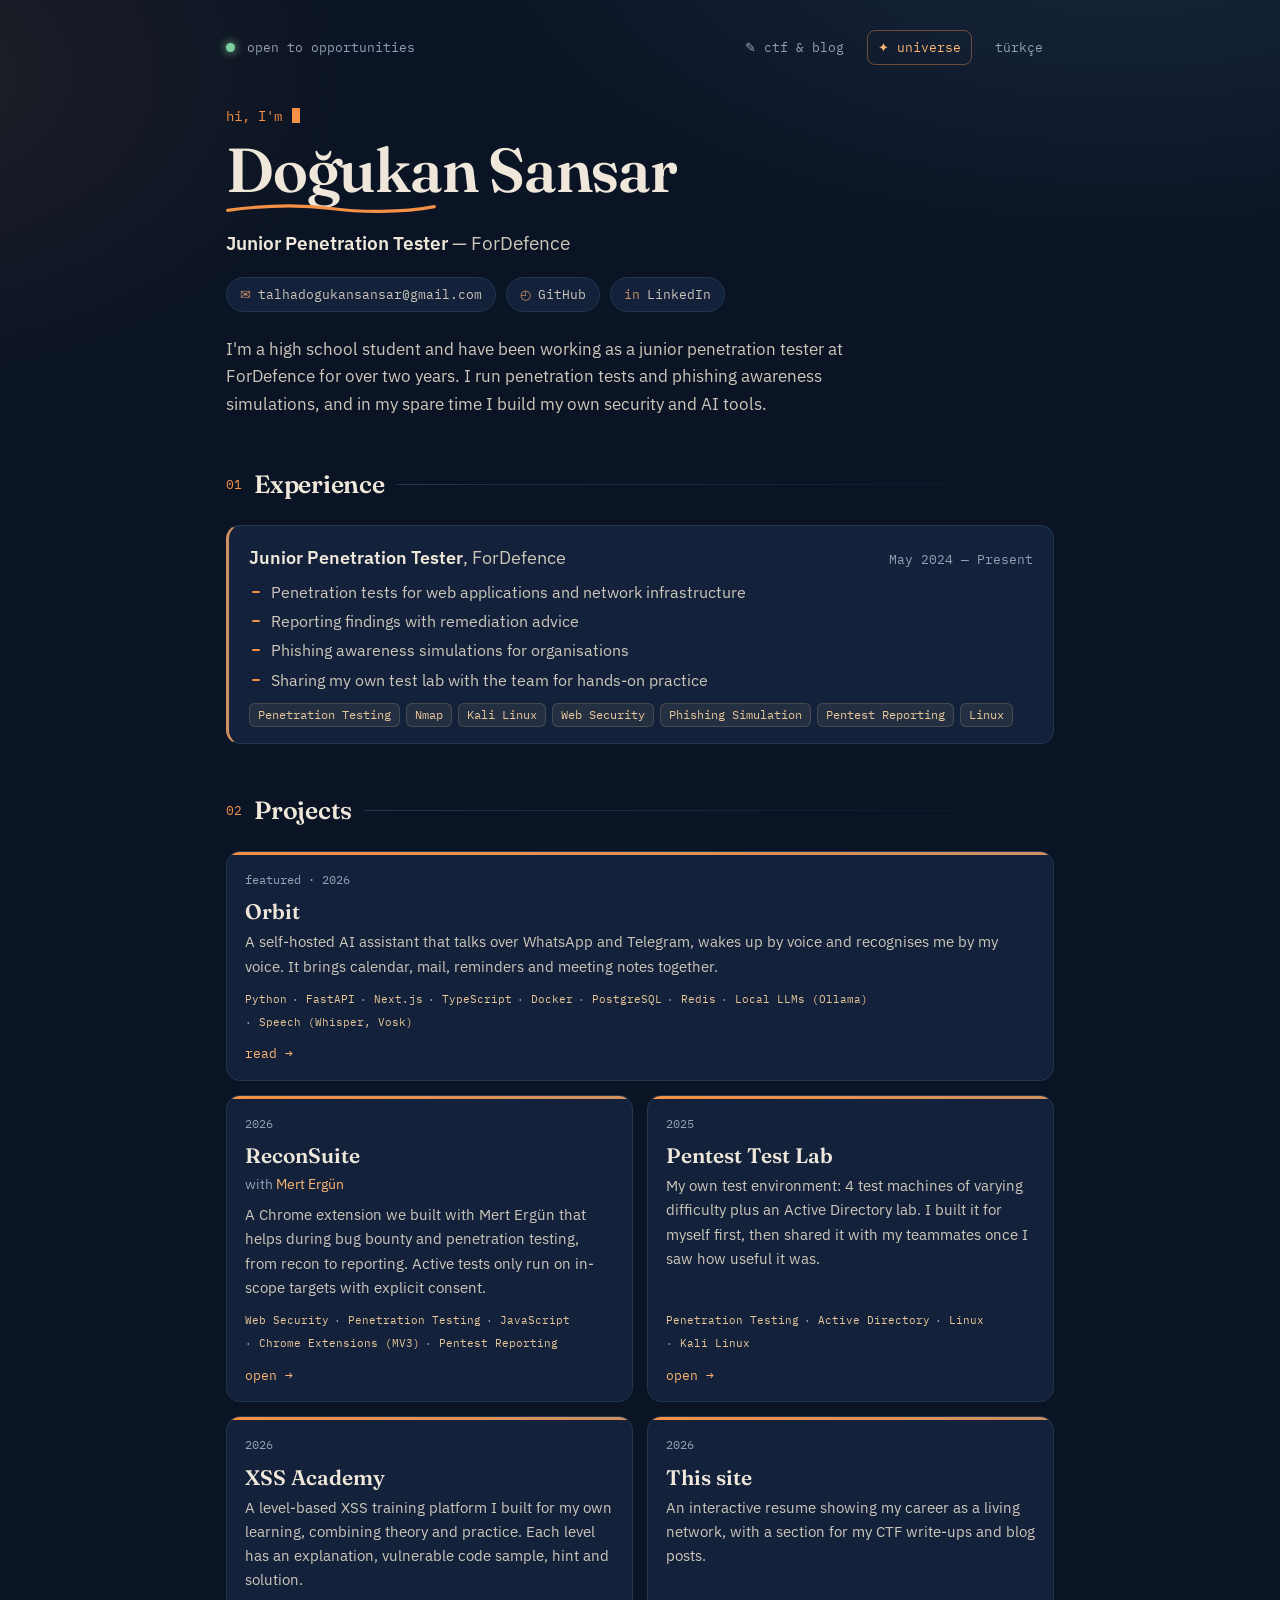
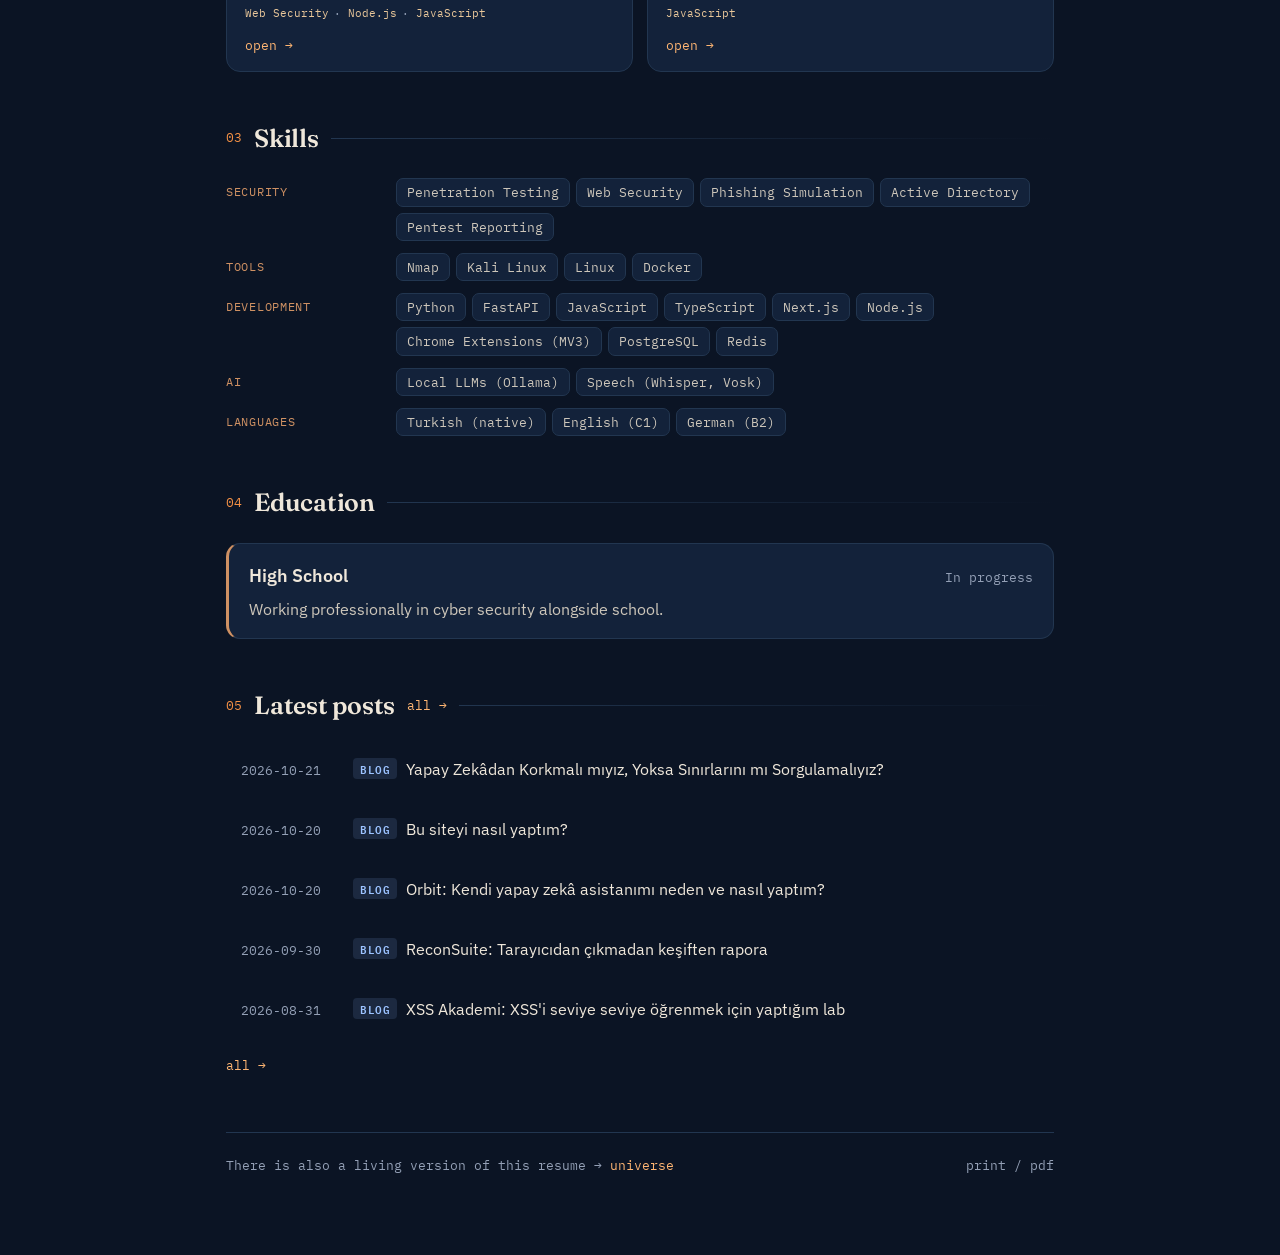
<file: klasik.html>
<!doctype html>
<html lang="tr">
<head>
<meta charset="utf-8">
<title>Doğukan Sansar</title>
<meta name="robots" content="noindex">
<link rel="canonical" href="./">
<meta http-equiv="refresh" content="0; url=./?masaustu=1">
<script>location.replace("./?masaustu=1" + location.hash);</script>
</head>
<body style="background:#0a1322;color:#f0e8dc;font-family:system-ui">
<p>Klasik CV artık ana sayfada: <a href="./" style="color:#ffb26b">edogusss.github.io</a></p>
</body>
</html>
</file>
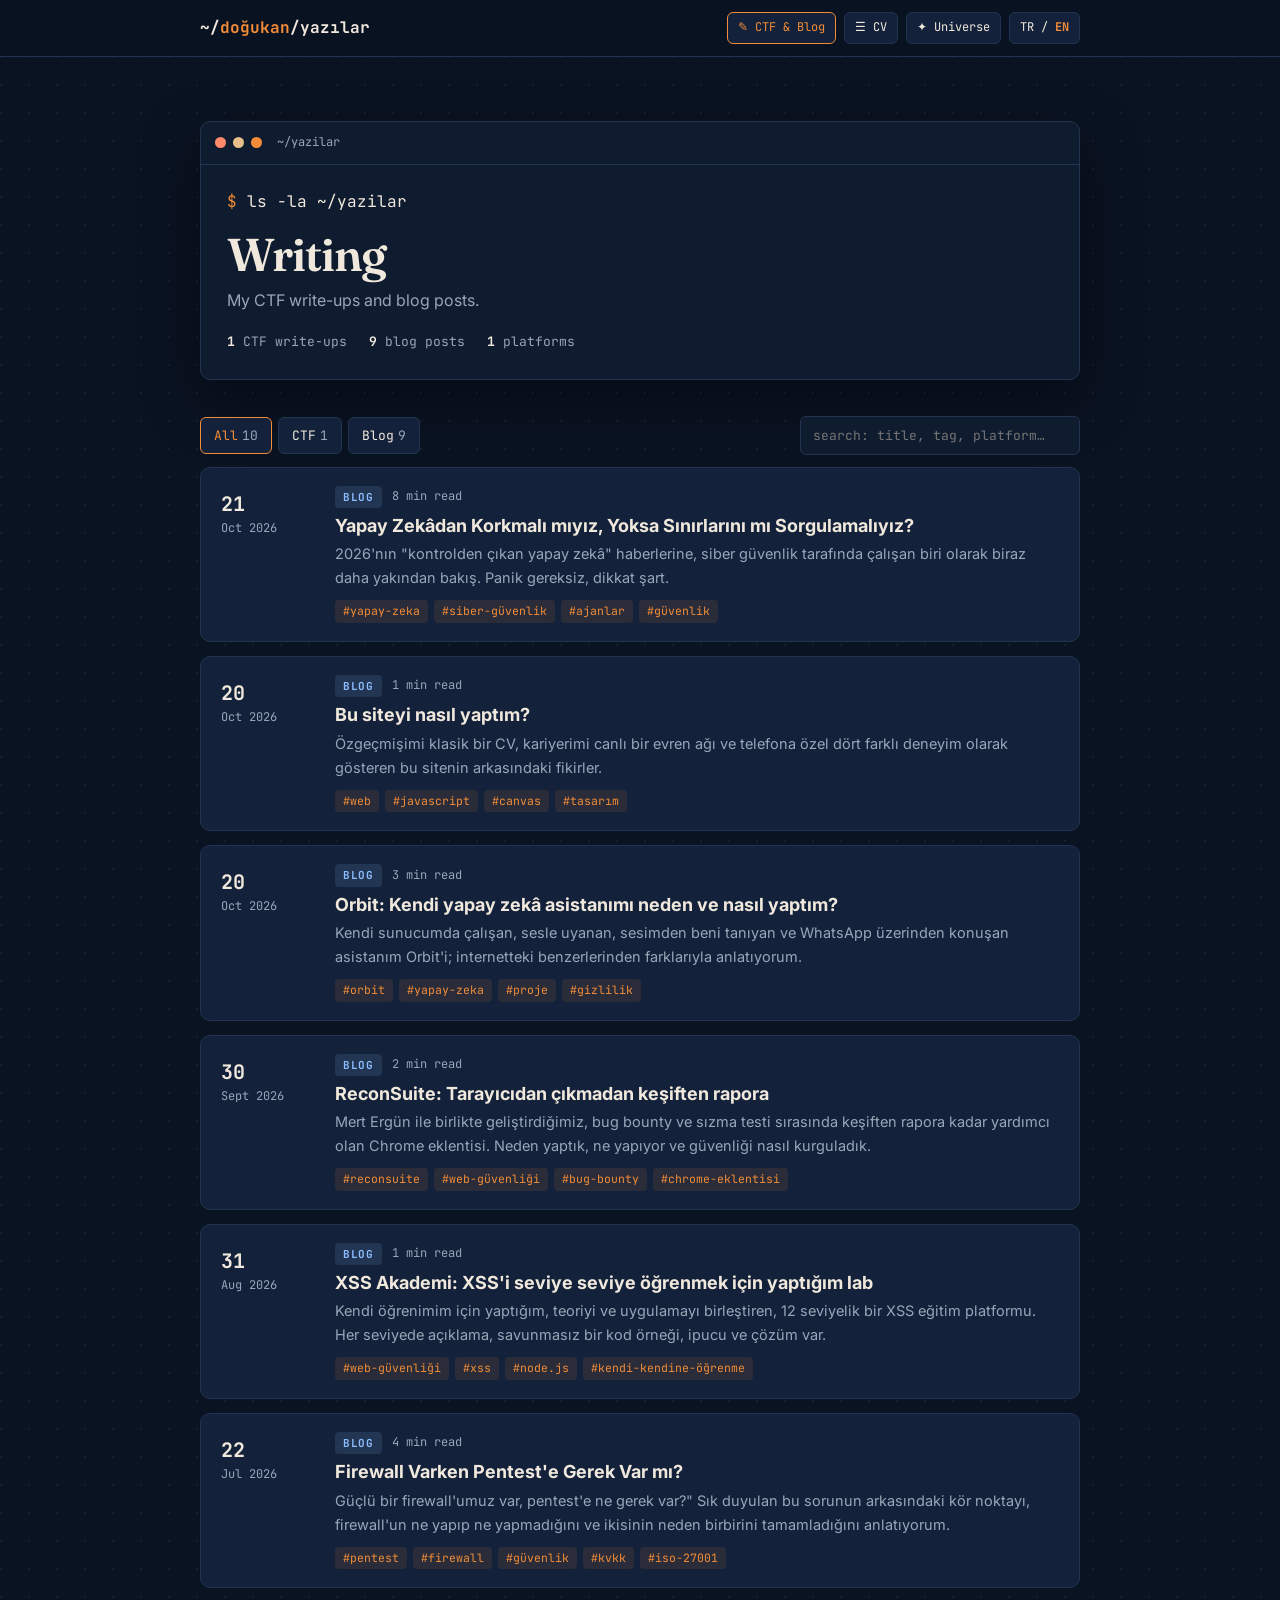
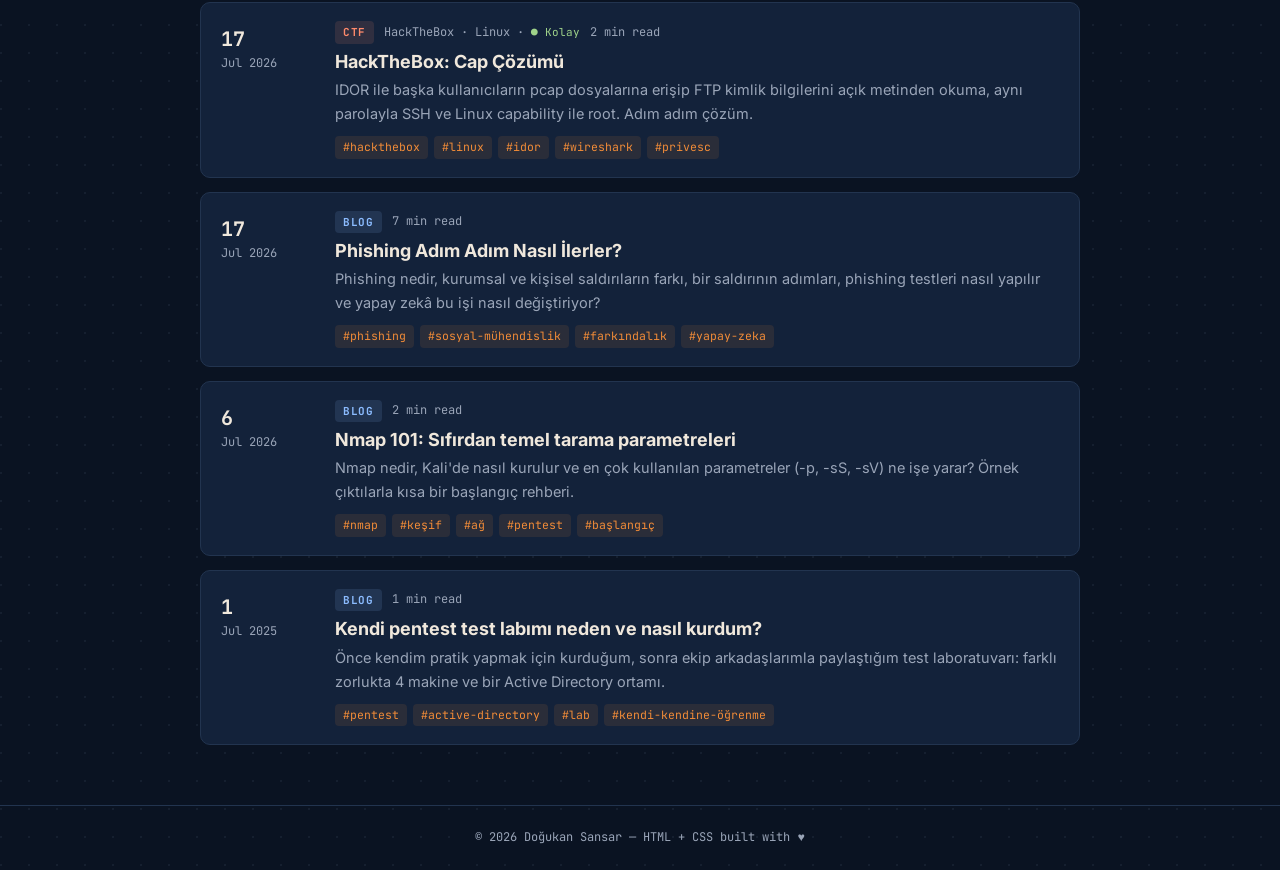
<file: yazilar.html>
<!doctype html>
<html lang="tr">
<head>
<meta charset="utf-8">
<meta name="viewport" content="width=device-width, initial-scale=1">
<title>Yazılar — Doğukan Sansar</title>
<meta name="description" content="Doğukan Sansar — CTF çözümleri ve blog yazıları">
<link rel="preconnect" href="https://fonts.googleapis.com">
<link rel="preconnect" href="https://fonts.gstatic.com" crossorigin>
<link href="https://fonts.googleapis.com/css2?family=Fraunces:opsz,wght@9..144,600&family=Inter:wght@400;500;600;700&family=JetBrains+Mono:wght@400;500;700&display=swap" rel="stylesheet">
<link rel="stylesheet" href="assets/yazilar.css">
</head>
<body>
<nav></nav>

<main class="wrap">
  <header class="hero">
    <div class="terminal">
      <div class="term-bar"><i></i><i></i><i></i><small>~/yazilar</small></div>
      <div class="term-body">
        <div><span class="prompt">$</span> ls -la ~/yazilar</div>
        <h1 id="title"></h1>
        <p class="sub" id="sub"></p>
        <div class="stats" id="stats"></div>
      </div>
    </div>
  </header>

  <div class="controls">
    <div class="tabs" id="tabs" role="tablist"></div>
    <input class="search" id="search" type="search" autocomplete="off">
  </div>
  <div class="active-tag" id="active-tag"></div>
  <div class="posts" id="posts"></div>
</main>

<footer></footer>

<script src="assets/yazilar.js"></script>
<script>
let all = [], error = false;
const params = new URLSearchParams(location.search);
let filter = ["ctf", "blog"].includes(params.get("tur")) ? params.get("tur") : "all";
let tag = params.get("etiket") || "";
let query = "";

function syncUrl() {
  const p = new URLSearchParams();
  if (filter !== "all") p.set("tur", filter);
  if (tag) p.set("etiket", tag);
  const q = p.toString();
  try { history.replaceState(null, "", location.pathname + (q ? "?" + q : "")); } catch (e) {}
}

function render() {
  const t = u();
  document.title = `${t.title} — Doğukan Sansar`;
  $("title").textContent = t.title;
  $("sub").textContent = t.sub;
  $("search").placeholder = t.search;

  const ctf = all.filter((p) => p.tur === "ctf"), blog = all.filter((p) => p.tur === "blog");
  const plats = new Set(ctf.map((p) => p.platform).filter(Boolean));
  $("stats").innerHTML = error ? "" :
    `<span><b>${ctf.length}</b> ${t.ctfCount}</span><span><b>${blog.length}</b> ${t.blogCount}</span>` +
    (plats.size ? `<span><b>${plats.size}</b> ${t.platforms}</span>` : "");

  $("tabs").innerHTML = [["all", t.all, all.length], ["ctf", t.ctf, ctf.length], ["blog", t.blog, blog.length]]
    .map(([k, label, n]) => `<button class="tab ${filter === k ? "on" : ""}" data-k="${k}" role="tab" aria-selected="${filter === k}">${label}<span class="n">${n}</span></button>`).join("");
  $("tabs").querySelectorAll(".tab").forEach((b) => (b.onclick = () => { filter = b.dataset.k; syncUrl(); render(); }));

  $("active-tag").innerHTML = tag ? `${t.tagFilter} <b>#${esc(tag)}</b> <button id="clear-tag">${t.clear}</button>` : "";
  if (tag) $("clear-tag").onclick = () => { tag = ""; syncUrl(); render(); };

  if (error) { $("posts").innerHTML = `<div class="empty">${t.offline}</div>`; return; }

  const q = query.toLocaleLowerCase("tr");
  const list = all.filter((p) =>
    (filter === "all" || p.tur === filter) &&
    (!tag || (p.etiketler || []).includes(tag)) &&
    (!q || [p.baslik, p.ozet, p.platform, p.kategori, ...(p.etiketler || [])].join(" ").toLocaleLowerCase("tr").includes(q)));

  if (!list.length) {
    $("posts").innerHTML = `<div class="empty">${all.length ? t.noMatch : t.empty}</div>`;
    return;
  }
  $("posts").innerHTML = list.map((p) => {
    const d = new Date(p.tarih + "T12:00:00");
    const ctfMeta = p.tur === "ctf"
      ? [p.platform, p.kategori].filter(Boolean).map(esc).join(" · ") +
        (p.zorluk ? ` · <span class="diff ${esc(p.zorluk.toLocaleLowerCase("tr"))}">● ${esc(p.zorluk)}</span>` : "")
      : "";
    return `<a class="post" href="yazi.html?y=${encodeURIComponent(p.slug)}">
      <div class="when"><b>${isNaN(d) ? "" : d.getDate()}</b>${esc(fmtDate(p.tarih, "short").replace(/^\d+\s*/, ""))} ${isNaN(d) ? "" : d.getFullYear()}</div>
      <div>
        <div class="meta-line"><span class="badge ${p.tur}">${p.tur === "ctf" ? "CTF" : "Blog"}</span>${ctfMeta ? `<span>${ctfMeta}</span>` : ""}<span>${p.dakika} ${t.min}</span></div>
        <h2>${esc(p.baslik)}</h2>
        ${p.ozet ? `<p>${esc(p.ozet)}</p>` : ""}
        ${(p.etiketler || []).length ? `<div class="tags">${p.etiketler.map((x) => `<span class="tag" data-tag="${esc(x)}">#${esc(x)}</span>`).join("")}</div>` : ""}
      </div>
    </a>`;
  }).join("");
  // Etikete tıklayınca o etikete göre süz (yazıya gitmeden)
  $("posts").querySelectorAll(".tag").forEach((el) => (el.onclick = (e) => {
    e.preventDefault(); tag = el.dataset.tag; syncUrl(); render(); scrollTo({ top: 0 });
  }));
}

$("search").addEventListener("input", (e) => { query = e.target.value.trim(); render(); });

mountChrome(render);
loadList()
  .then((list) => { all = list; })
  .catch(() => { error = true; })
  .finally(render);
</script>
</body>
</html>
</file>
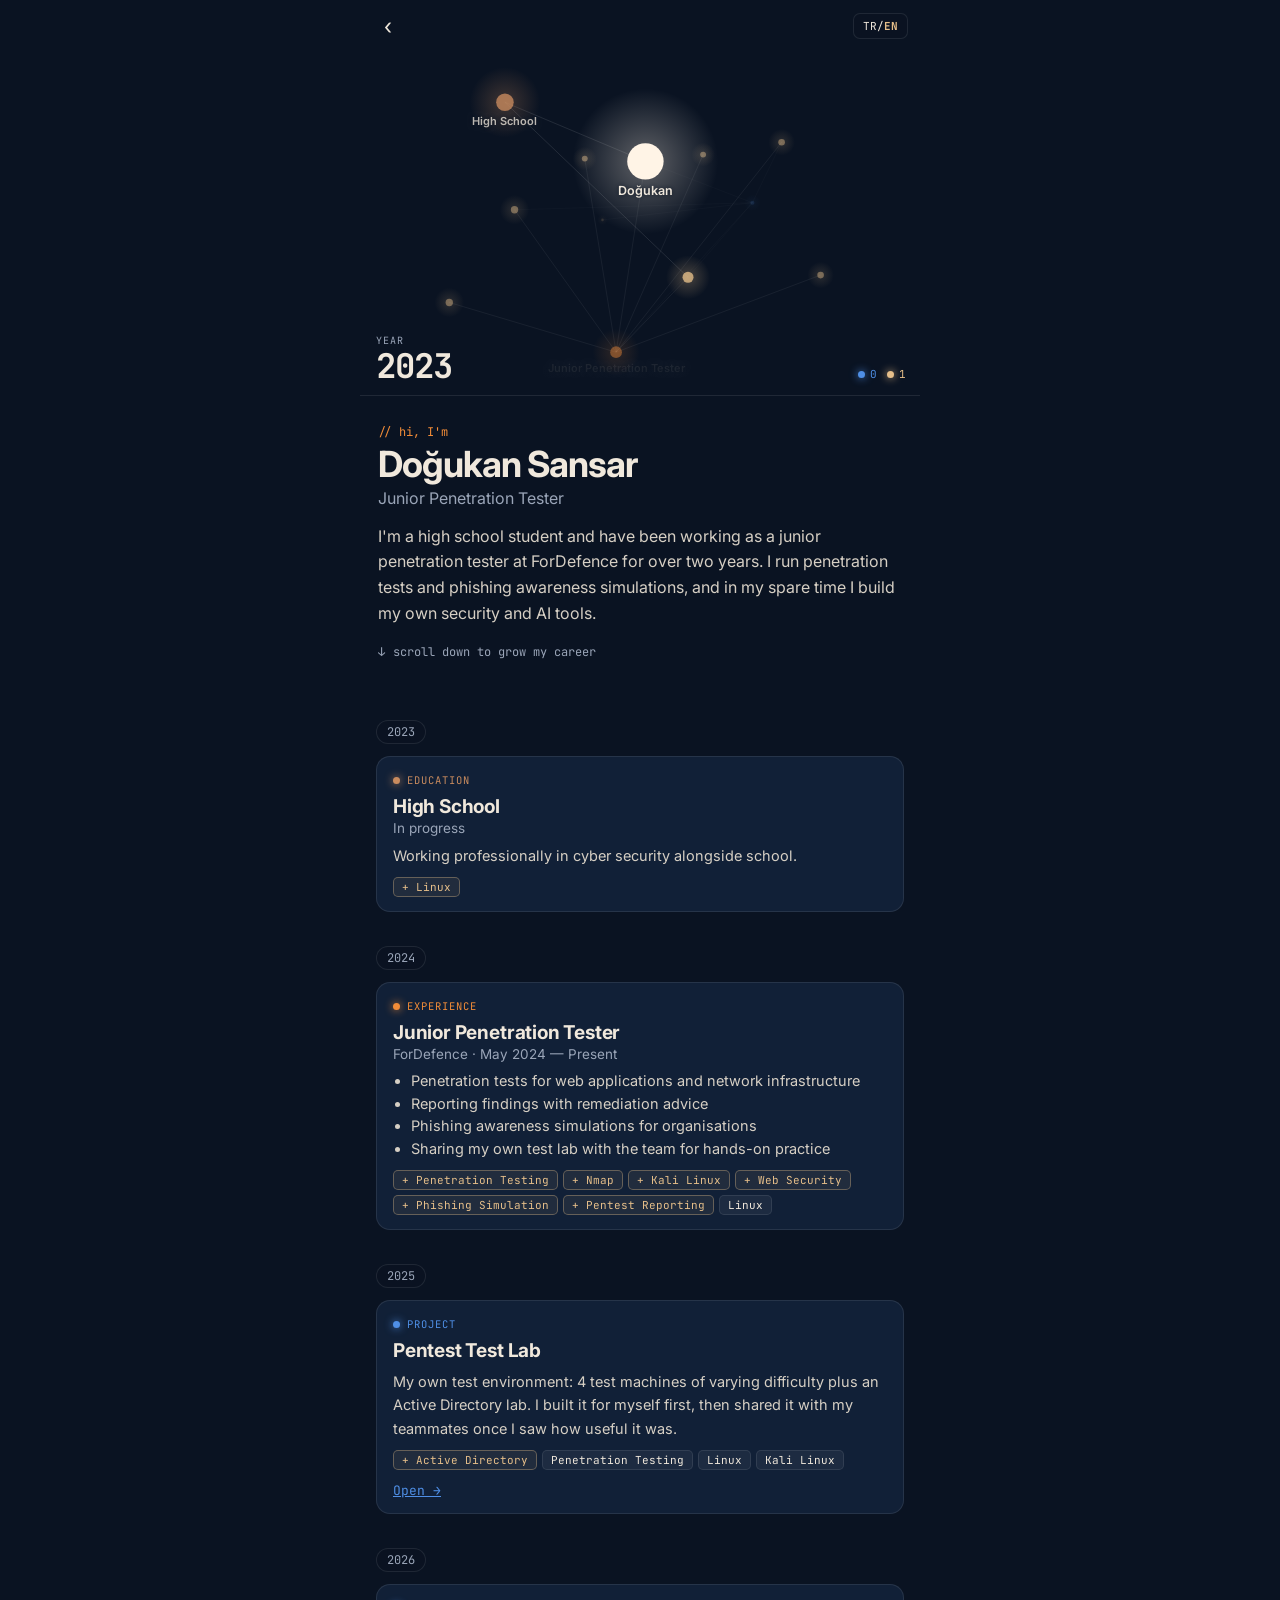
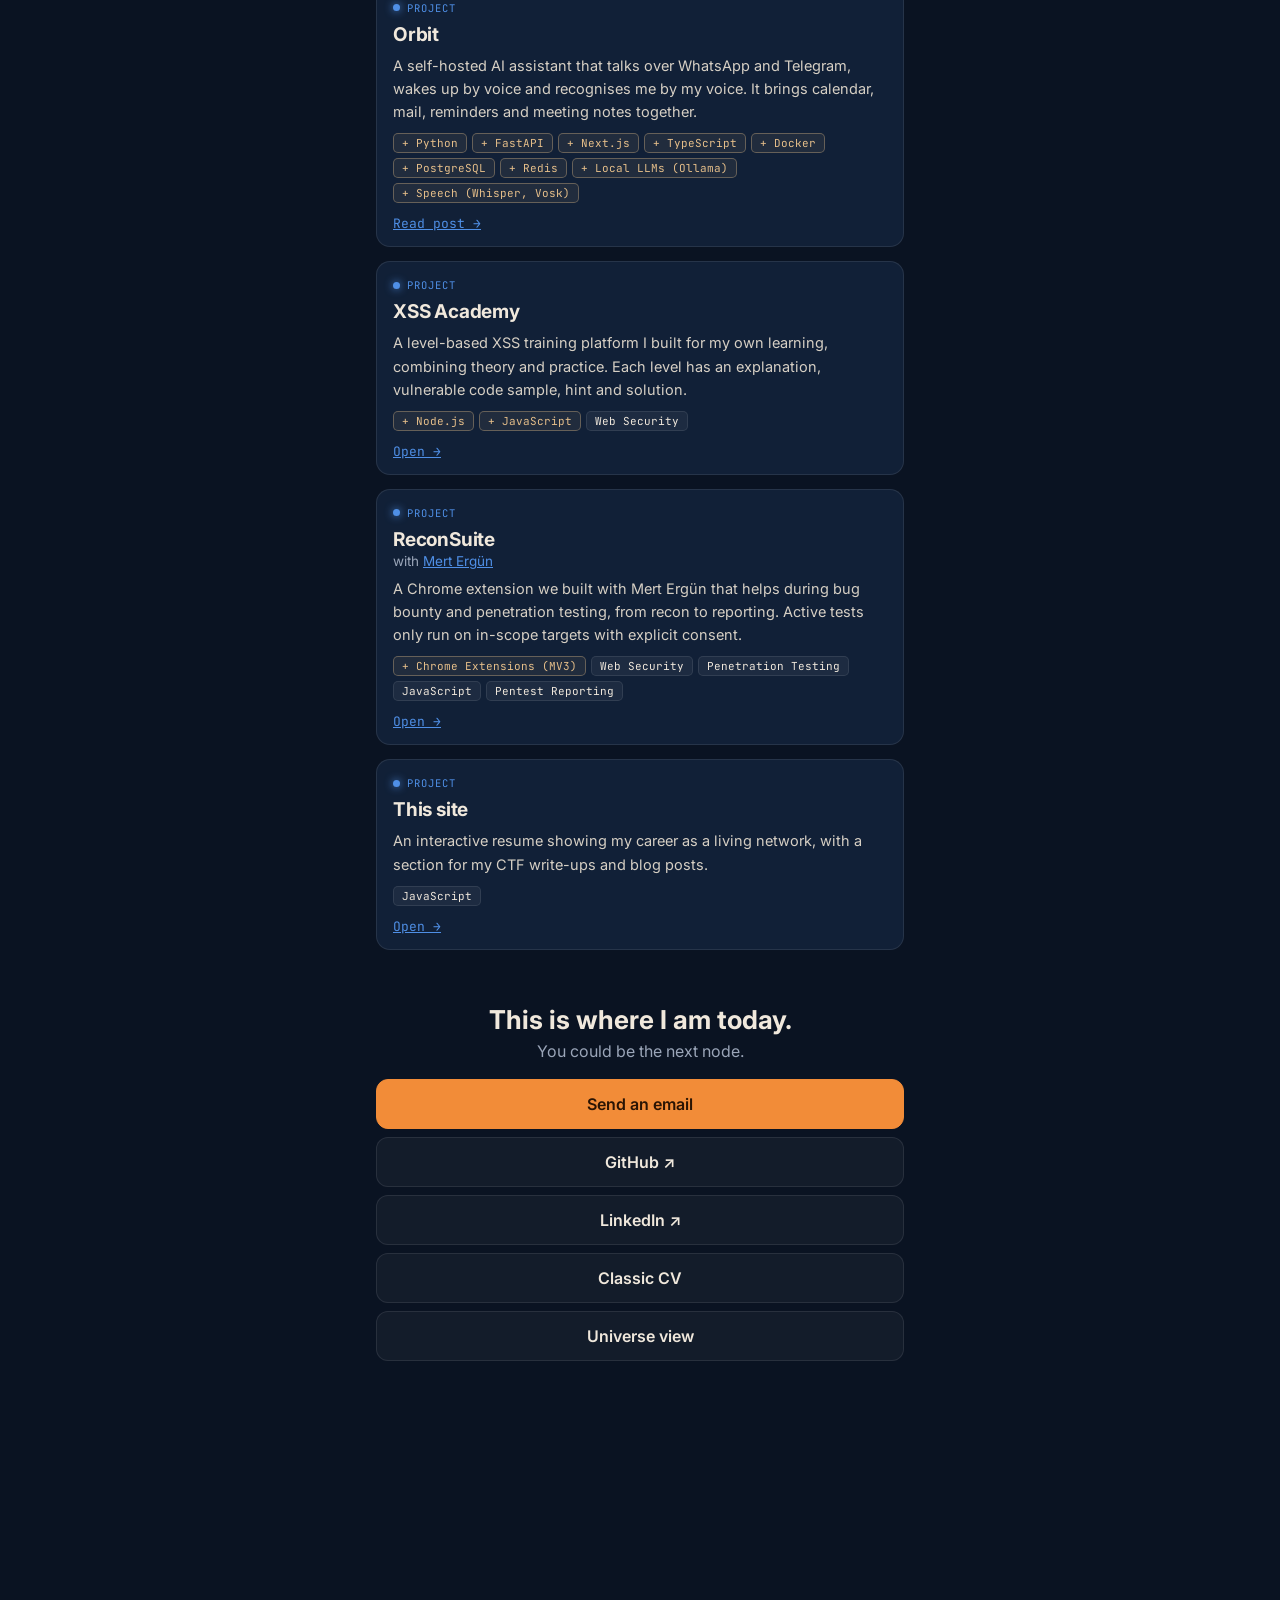
<file: mobil/ag.html>
<!doctype html>
<html lang="tr">
<head>
<meta charset="utf-8">
<meta name="viewport" content="width=device-width, initial-scale=1, viewport-fit=cover">
<meta name="theme-color" content="#0a1322">
<title>Doğukan Sansar — Ağ</title>
<link rel="preconnect" href="https://fonts.googleapis.com">
<link rel="preconnect" href="https://fonts.gstatic.com" crossorigin>
<link href="https://fonts.googleapis.com/css2?family=Inter:wght@400;500;600;700;800&family=JetBrains+Mono:wght@400;500;700&display=swap" rel="stylesheet">
<style>
  :root {
    --bg: #0a1322; --card: rgba(19,34,58,.92); --border: rgba(255,255,255,.09); --text: #f0e8dc; --muted: #9aa5b8;
    --job: #f28c38; --project: #4f8fe6; --skill: #e6bf8a; --edu: #c98b5e;
    --mono: "JetBrains Mono", ui-monospace, monospace; --sans: "Inter", system-ui, -apple-system, "Segoe UI", sans-serif;
    --stage: 44vh;
  }
  * { box-sizing: border-box; -webkit-tap-highlight-color: transparent; }
  html { background: var(--bg); }
  body { margin: 0; color: var(--text); font-family: var(--sans); background: var(--bg); max-width: 560px; margin: 0 auto; }
  button { font: inherit; color: inherit; }
  a { color: var(--project); }

  .stage { position: sticky; top: 0; height: var(--stage); z-index: 2; background: var(--bg); border-bottom: 1px solid var(--border); overflow: hidden; }
  .stage::after { content: ""; position: absolute; left: 0; right: 0; bottom: 0; height: 30px; background: linear-gradient(transparent, rgba(10,19,34,.8)); pointer-events: none; }
  canvas { position: absolute; inset: 0; width: 100%; height: 100%; touch-action: pan-y; }
  .bar { position: absolute; z-index: 3; top: 0; left: 0; right: 0; display: flex; align-items: center; gap: 8px; padding: calc(10px + env(safe-area-inset-top)) 12px 0; }
  .bar a.back { width: 32px; height: 32px; display: grid; place-items: center; font-size: 22px; color: var(--text); text-decoration: none; }
  .bar .sp { flex: 1; }
  .lang { font-family: var(--mono); font-size: 11px; border: 1px solid var(--border); background: rgba(10,19,34,.6); border-radius: 7px; padding: 5px 9px; cursor: pointer; }
  .lang b { color: var(--skill); }
  .year { position: absolute; z-index: 3; left: 16px; bottom: 12px; font-family: var(--mono); font-weight: 700; font-size: 34px; letter-spacing: -0.03em; line-height: 1; }
  .year small { display: block; font-size: 10px; font-weight: 400; color: var(--muted); letter-spacing: .1em; text-transform: uppercase; margin-bottom: 3px; }
  .counts { position: absolute; z-index: 3; right: 14px; bottom: 14px; display: flex; gap: 10px; font-family: var(--mono); font-size: 11px; color: var(--muted); }
  .counts span { display: inline-flex; align-items: center; gap: 5px; }
  .counts i { width: 7px; height: 7px; border-radius: 50%; background: currentColor; box-shadow: 0 0 8px currentColor; }

  main { position: relative; z-index: 1; padding: 0 16px calc(40px + env(safe-area-inset-bottom)); }
  .intro { padding: 28px 2px 10px; }
  .intro .hello { font-family: var(--mono); font-size: 12px; color: var(--job); }
  .intro h1 { font-size: 36px; letter-spacing: -0.03em; margin: 6px 0 4px; line-height: 1.05; }
  .intro .role { color: var(--muted); }
  .intro p { color: #d6cfc4; line-height: 1.6; }
  .scroll-hint { font-family: var(--mono); font-size: 12px; color: var(--muted); margin: 18px 0 30px; display: flex; align-items: center; gap: 8px; }
  .scroll-hint i { display: inline-block; animation: nudge 1.6s infinite; }
  @keyframes nudge { 50% { transform: translateY(5px); } }

  .yr { padding-top: 20px; }
  .yr-label { position: sticky; top: calc(var(--stage) + 8px); z-index: 1; display: inline-block; font-family: var(--mono); font-size: 12px; color: var(--muted);
              background: rgba(10,19,34,.9); border: 1px solid var(--border); padding: 3px 10px; border-radius: 999px; margin: 0 0 12px; }
  .card { background: var(--card); border: 1px solid var(--border); border-radius: 14px; padding: 16px 16px 14px; margin: 0 0 14px;
          transition: border-color .3s, transform .3s, box-shadow .3s; }
  .card.on { border-color: color-mix(in srgb, var(--c) 70%, transparent); box-shadow: 0 0 0 1px color-mix(in srgb, var(--c) 40%, transparent), 0 10px 40px -10px color-mix(in srgb, var(--c) 40%, transparent); }
  .kind { font-family: var(--mono); font-size: 10.5px; letter-spacing: .1em; text-transform: uppercase; color: var(--c); display: flex; align-items: center; gap: 7px; }
  .kind i { width: 7px; height: 7px; border-radius: 50%; background: currentColor; box-shadow: 0 0 8px currentColor; }
  .card h3 { margin: 8px 0 2px; font-size: 19px; letter-spacing: -0.01em; }
  .card .sub { color: var(--muted); font-size: 13.5px; }
  .card p { color: #d6cfc4; font-size: 14.5px; line-height: 1.6; margin: 8px 0 0; }
  .card ul { color: #d6cfc4; font-size: 14.5px; line-height: 1.55; padding-left: 18px; margin: 8px 0 0; }
  .tags { display: flex; flex-wrap: wrap; gap: 5px; margin-top: 10px; }
  .tag { font-family: var(--mono); font-size: 11px; padding: 2px 8px; border-radius: 5px; background: rgba(255,255,255,.05); border: 1px solid var(--border); color: var(--text); }
  .tag.new { color: var(--skill); border-color: rgba(230,191,138,.35); background: rgba(230,191,138,.08); }
  .more { display: inline-block; margin-top: 12px; font-family: var(--mono); font-size: 13px; }

  .outro { text-align: center; padding: 40px 0 10px; }
  .outro h2 { font-size: 26px; margin: 0 0 6px; }
  .outro p { color: var(--muted); margin: 0 0 18px; }
  .btn { display: block; padding: 14px; border-radius: 12px; border: 1px solid var(--border); background: rgba(255,255,255,.04); color: var(--text); text-decoration: none; font-weight: 600; margin: 8px 0; }
  .btn.main { background: var(--job); color: #2a1404; border-color: var(--job); }
  .spacer { height: 30vh; }

  @media (prefers-reduced-motion: reduce) { .scroll-hint i { animation: none; } }
</style>
</head>
<body>
<div class="stage" id="stage">
  <canvas id="net" aria-label="Kariyer ağı"></canvas>
  <div class="bar"><a class="back" href="./" aria-label="Sürümlere dön">‹</a><span class="sp"></span><button class="lang" id="lang"></button></div>
  <div class="year" id="year"></div>
  <div class="counts" id="counts"></div>
</div>

<main id="main"></main>

<script src="../assets/veri.js"></script>
<script>
const UI = {
  tr: { hello: "// merhaba, ben", hint: "aşağı kaydır, kariyerim büyüsün", kinds: { job: "Deneyim", project: "Proje", edu: "Eğitim" },
        newSkills: "yeni", read: "Yazıyı oku →", open: "Aç →", start: "başlangıç", now: "bugün", year: "yıl",
        outroT: "Bugün buradayım.", outroP: "Bir sonraki düğüm sen olabilirsin.", mail: "E-posta gönder", cv: "Klasik CV", net: "Evren görünümü",
        types: { project: "proje", skill: "yetenek" } },
  en: { hello: "// hi, I'm", hint: "scroll down to grow my career", kinds: { job: "Experience", project: "Project", edu: "Education" },
        newSkills: "new", read: "Read post →", open: "Open →", start: "start", now: "today", year: "year",
        outroT: "This is where I am today.", outroP: "You could be the next node.", mail: "Send an email", cv: "Classic CV", net: "Universe view",
        types: { project: "projects", skill: "skills" } },
};
const u = () => UI[lang];
const $ = (id) => document.getElementById(id);
const COLORS = { self: "#fff4e6", job: "#f28c38", project: "#4f8fe6", skill: "#e6bf8a", edu: "#c98b5e" };
const RADIUS = { self: 13, job: 8, edu: 8, project: 6.5, skill: 3.5 };
const LINK_LEN = { self: 110, job: 80, edu: 80, project: 62, skill: 46 };
const reduced = matchMedia("(prefers-reduced-motion: reduce)").matches;

/* ---- Ağ ---- */
const nodes = [{ id: "me", type: "self", title: PROFILE.name, year: -Infinity }, ...ITEMS.map((x) => ({ ...x }))];
const N = Object.fromEntries(nodes.map((n) => [n.id, n]));
const edges = [], seen = new Set();
const link = (a, b) => { if (!N[a] || !N[b] || a === b) return; const k = [a, b].sort().join("|"); if (seen.has(k)) return; seen.add(k); edges.push([N[a], N[b]]); };
for (const x of ITEMS) { if (x.type === "job" || x.type === "edu") link("me", x.id); (x.links || []).forEach((l) => link(x.id, l)); }
nodes.forEach((n) => (n.nb = new Set()));
edges.forEach(([a, b]) => { a.nb.add(b); b.nb.add(a); });
for (const n of nodes) if (n.type === "skill") { const ys = [...n.nb].map((m) => m.year).filter(isFinite); n.year = ys.length ? Math.min(...ys) : 0; }
for (const n of nodes) { n.x = (Math.random() - .5) * 8; n.y = (Math.random() - .5) * 8; n.vx = n.vy = 0; n.vis = n.type === "self" ? 1 : 0; n.ph = Math.random() * 6.28; n.r = RADIUS[n.type] + (n.type === "skill" ? Math.min(n.nb.size, 5) * 0.5 : 0); }
const me = N.me;
const yrs = nodes.filter((n) => isFinite(n.year)).map((n) => n.year);
const T0 = Math.floor(Math.min(...yrs)) - 0.5, NOW = new Date().getFullYear() + new Date().getMonth() / 12, T1 = Math.max(NOW, Math.max(...yrs)) + 0.05;
let time = T0, target = T0, focus = null, alpha = 1;

const cv = $("net"), ctx = cv.getContext("2d");
let W = 0, H = 0, DPR = 1;
const cam = { x: 0, y: 0, k: 1 };
function resize() { DPR = Math.min(devicePixelRatio || 1, 2); const r = cv.getBoundingClientRect(); W = r.width; H = r.height; cv.width = W * DPR; cv.height = H * DPR; }

function physics() {
  const live = nodes.filter((n) => n.vis > 0.02);
  for (let i = 0; i < live.length; i++) for (let j = i + 1; j < live.length; j++) {
    const a = live[i], b = live[j];
    let dx = b.x - a.x, dy = b.y - a.y, d2 = dx * dx + dy * dy;
    if (d2 < 0.01) { dx = Math.random() - .5; dy = Math.random() - .5; d2 = .5; }
    const d = Math.sqrt(d2), min = a.r + b.r + 9;
    let f = (a.type === "skill" && b.type === "skill" ? 150 : 300) * alpha * a.vis * b.vis / d2;
    if (d < min) f += (min - d) / d * 0.25;
    a.vx -= dx * f; a.vy -= dy * f; b.vx += dx * f; b.vy += dy * f;
  }
  for (const [a, b] of edges) {
    if (a.vis < .02 || b.vis < .02) continue;
    const L = (LINK_LEN[a.type] + LINK_LEN[b.type]) / 2, dx = b.x - a.x, dy = b.y - a.y, d = Math.hypot(dx, dy) || 1;
    const l = (d - L) / d * alpha * (0.5 / Math.min(a.nb.size, b.nb.size + 1)) * Math.min(a.vis, b.vis);
    const wa = a.nb.size / (a.nb.size + b.nb.size);
    b.vx -= dx * l * wa; b.vy -= dy * l * wa; a.vx += dx * l * (1 - wa); a.vy += dy * l * (1 - wa);
  }
  for (const n of live) {
    n.vx -= n.x * 0.014 * alpha; n.vy -= n.y * 0.014 * alpha;
    if (n === me) { n.vx = n.vy = 0; n.x *= .9; n.y *= .9; continue; }
    n.vx *= .6; n.vy *= .6; n.x += n.vx; n.y += n.vy;
  }
  alpha += (0.012 - alpha) * 0.02;
}
function updateVis() {
  for (const n of nodes) {
    if (n === me) continue;
    const t = time >= n.year ? 1 : 0;
    if (t && n.vis === 0) {
      const p = [...n.nb].find((m) => m.vis > .5) || me, a = Math.random() * 6.28;
      n.x = p.x + Math.cos(a) * 20; n.y = p.y + Math.sin(a) * 20; n.vx = n.vy = 0; n.born = performance.now(); alpha = Math.max(alpha, .5);
    }
    n.vis += (t - n.vis) * .1; if (!t && n.vis < .003) n.vis = 0;
  }
}
function frameCam() {
  const vis = nodes.filter((n) => n.vis > .3);
  let x0 = Infinity, y0 = Infinity, x1 = -Infinity, y1 = -Infinity;
  for (const n of vis) { x0 = Math.min(x0, n.x); y0 = Math.min(y0, n.y); x1 = Math.max(x1, n.x); y1 = Math.max(y1, n.y); }
  if (vis.length < 2) { x0 = y0 = -60; x1 = y1 = 60; }
  const k = Math.max(.35, Math.min(1.6, Math.min((W - 60) / Math.max(x1 - x0, 1), (H - 110) / Math.max(y1 - y0, 1))));
  cam.k += (k - cam.k) * .08; cam.x += ((x0 + x1) / 2 - cam.x) * .08; cam.y += ((y0 + y1) / 2 - 8 / cam.k - cam.y) * .08;
}
const S = (x, y) => [(x - cam.x) * cam.k + W / 2, (y - cam.y) * cam.k + H / 2];
const hexA = (h, a) => { const n = parseInt(h.slice(1), 16); return `rgba(${n >> 16},${(n >> 8) & 255},${n & 255},${a})`; };

function draw(now) {
  const t = now / 1000;
  ctx.setTransform(DPR, 0, 0, DPR, 0, 0);
  ctx.fillStyle = "#0a1322"; ctx.fillRect(0, 0, W, H);
  const fset = focus ? new Set([focus, ...focus.nb]) : null;
  const fx = (n) => n.x + Math.cos(t * .6 + n.ph) * 1.5, fy = (n) => n.y + Math.sin(t * .8 + n.ph) * 1.5;
  for (const [a, b] of edges) {
    const v = Math.min(a.vis, b.vis); if (v < .02) continue;
    const on = fset && (a === focus || b === focus);
    const [x1, y1] = S(fx(a), fy(a)), [x2, y2] = S(fx(b), fy(b));
    ctx.strokeStyle = on ? hexA(COLORS[focus.type], .8 * v) : `rgba(255,255,255,${(fset ? .05 : .13) * v})`;
    ctx.lineWidth = on ? 1.4 : 1;
    ctx.beginPath(); ctx.moveTo(x1, y1); ctx.lineTo(x2, y2); ctx.stroke();
    if (on && !reduced) { const p = (t * .5) % 1, q = a === focus ? p : 1 - p; ctx.fillStyle = hexA(COLORS[focus.type], v); ctx.beginPath(); ctx.arc(x1 + (x2 - x1) * q, y1 + (y2 - y1) * q, 1.6, 0, 6.28); ctx.fill(); }
  }
  for (const n of nodes.filter((n) => n.vis > .01).sort((a, b) => a.r - b.r)) {
    const [x, y] = S(fx(n), fy(n));
    const dim = fset && !fset.has(n), age = n.born ? (now - n.born) / 1000 : 9;
    const pop = age < .6 ? 1 + Math.sin(age / .6 * Math.PI) * .7 : 1;
    const r = n.r * Math.max(.7, Math.min(1.4, cam.k)) * n.vis * pop * (n === focus ? 1.35 : 1);
    const c = COLORS[n.type], al = (dim ? .18 : 1) * n.vis;
    const g = ctx.createRadialGradient(x, y, 0, x, y, r * 4); g.addColorStop(0, hexA(c, .35 * al)); g.addColorStop(1, hexA(c, 0));
    ctx.fillStyle = g; ctx.beginPath(); ctx.arc(x, y, r * 4, 0, 6.28); ctx.fill();
    ctx.fillStyle = hexA(c, al); ctx.beginPath(); ctx.arc(x, y, r, 0, 6.28); ctx.fill();
    const label = n.type !== "skill" || n === focus;
    if (label && n.vis > .4) {
      ctx.globalAlpha = (dim ? .25 : 1) * Math.min(1, (n.vis - .4) * 2);
      ctx.font = n.type === "skill" ? `400 10px "JetBrains Mono", monospace` : `600 ${n.type === "self" ? 12.5 : 11}px Inter, sans-serif`;
      ctx.textAlign = "center"; ctx.textBaseline = "top"; ctx.fillStyle = n.type === "skill" ? "#f3d7ac" : "#f0e8dc";
      ctx.shadowColor = "#0a1322"; ctx.shadowBlur = 5;
      ctx.fillText(n.type === "self" ? PROFILE.name.split(" ")[0] : T(n.title), x, y + r + 5);
      ctx.shadowBlur = 0; ctx.globalAlpha = 1;
    }
  }
}

let lastT = 0, lastUi = 0;
function loop(now) {
  const dt = lastT ? Math.min(.5, (now - lastT) / 1000) : 0; lastT = now;
  time += (target - time) * Math.min(1, dt * 4);
  if (Math.abs(target - time) < .002) time = target;
  updateVis(); physics(); frameCam(); draw(now);
  if (now - lastUi > 80) { lastUi = now; ui(); }
  requestAnimationFrame(loop);
}
function ui() {
  const atEnd = target >= T1 - .01 && time > T1 - .2;
  const y = time <= T0 + .05 ? null : Math.floor(Math.min(time, NOW));
  $("year").innerHTML = `<small>${y == null ? u().start : atEnd ? u().now : u().year}</small>${y == null ? "—" : y}`;
  const live = (t) => nodes.filter((n) => n.type === t && n.vis > .5).length;
  $("counts").innerHTML = `<span style="color:var(--project)"><i></i>${live("project")}</span><span style="color:var(--skill)"><i></i>${live("skill")}</span>`;
}

/* ---- İçerik ---- */
function card(x) {
  const news = skillsOf(x).filter((k) => Math.abs(N[k.id].year - x.year) < 1e-9);
  const old = skillsOf(x).filter((k) => !news.includes(k));
  const pts = T(x.points) || [];
  return `<article class="card" data-id="${x.id}" data-year="${x.year}" style="--c:${COLORS[x.type]}">
    <div class="kind"><i></i>${u().kinds[x.type]}</div>
    <h3>${esc(T(x.title))}</h3>
    ${x.org || x.date ? `<div class="sub">${[T(x.org), T(x.date)].filter(Boolean).map(esc).join(" · ")}</div>` : ""}
    ${x.with ? `<div class="sub">${withHtml(x)}</div>` : ""}
    ${x.desc ? `<p>${esc(T(x.desc))}</p>` : ""}
    ${pts.length ? `<ul>${pts.map((p) => `<li>${esc(p)}</li>`).join("")}</ul>` : ""}
    ${news.length || old.length ? `<div class="tags">${news.map((k) => `<span class="tag new">+ ${esc(T(k.title))}</span>`).join("")}${old.map((k) => `<span class="tag">${esc(T(k.title))}</span>`).join("")}</div>` : ""}
    ${x.url ? `<a class="more" href="${esc(rootUrl(x.url))}">${x.id === "orbit" ? u().read : u().open}</a>` : ""}
  </article>`;
}
function render() {
  document.documentElement.lang = lang;
  $("lang").innerHTML = lang === "tr" ? "<b>TR</b>/EN" : "TR/<b>EN</b>";
  const items = ITEMS.filter((x) => x.type !== "skill").sort((a, b) => a.year - b.year);
  const byYear = {};
  items.forEach((x) => (byYear[Math.floor(x.year)] = byYear[Math.floor(x.year)] || []).push(x));
  $("main").innerHTML = `
    <section class="intro" data-year="${T0}">
      <div class="hello">${u().hello}</div>
      <h1>${esc(PROFILE.name)}</h1>
      <div class="role">${esc(T(PROFILE.role))}</div>
      <p>${esc(T(PROFILE.summary))}</p>
      <div class="scroll-hint"><i>↓</i> ${u().hint}</div>
    </section>
    ${Object.entries(byYear).map(([y, list]) => `<section class="yr"><div class="yr-label">${y}</div>${list.map(card).join("")}</section>`).join("")}
    <section class="outro" data-year="${T1}">
      <h2>${u().outroT}</h2><p>${u().outroP}</p>
      <a class="btn main" href="mailto:${esc(PROFILE.email)}">${u().mail}</a>
      ${PROFILE.socials.map((s) => `<a class="btn" href="${esc(s.url)}" target="_blank" rel="noopener">${esc(s.label)} ↗</a>`).join("")}
      <a class="btn" href="../index.html?masaustu=1">${u().cv}</a>
      <a class="btn" href="../evren.html">${u().net}</a>
    </section>
    <div class="spacer"></div>`;
  onScroll();
}

/* Okuma çizgisini geçen kart: ağda zamanı ve odağı belirler */
function onScroll() {
  const line = $("stage").getBoundingClientRect().bottom + 90;
  let active = null;
  for (const el of document.querySelectorAll("[data-year]")) {
    const r = el.getBoundingClientRect();
    if (r.top <= line) active = el;
  }
  document.querySelectorAll(".card.on").forEach((c) => c !== active && c.classList.remove("on"));
  if (!active) { target = T0; focus = null; return; }
  target = Math.min(T1, Math.max(T0, +active.dataset.year + (active.classList.contains("card") ? .01 : 0)));
  if (active.classList.contains("card")) { active.classList.add("on"); focus = N[active.dataset.id]; }
  else focus = active.classList.contains("outro") ? null : null;
}
let ticking = false;
addEventListener("scroll", () => { if (!ticking) { ticking = true; requestAnimationFrame(() => { ticking = false; onScroll(); }); } }, { passive: true });

/* Ağdaki bir yıldıza dokununca ilgili karta git */
cv.addEventListener("click", (e) => {
  const r = cv.getBoundingClientRect(), sx = e.clientX - r.left, sy = e.clientY - r.top;
  let best = null, bd = 26;
  for (const n of nodes) { if (n.vis < .5) continue; const [x, y] = S(n.x, n.y); const d = Math.hypot(x - sx, y - sy); if (d < bd) { bd = d; best = n; } }
  if (!best || best === me) return;
  const id = best.type === "skill" ? [...best.nb].filter((m) => m.type !== "self").sort((a, b) => a.year - b.year)[0]?.id : best.id;
  const el = id && document.querySelector(`.card[data-id="${id}"]`);
  if (el) scrollTo({ top: el.getBoundingClientRect().top + scrollY - $("stage").offsetHeight - 40, behavior: reduced ? "auto" : "smooth" });
  if (best.type === "skill") focus = best;
});

$("lang").onclick = () => { setLang(lang === "tr" ? "en" : "tr"); render(); };
addEventListener("resize", resize);
resize(); render();
requestAnimationFrame(loop);
</script>
</body>
</html>
</file>
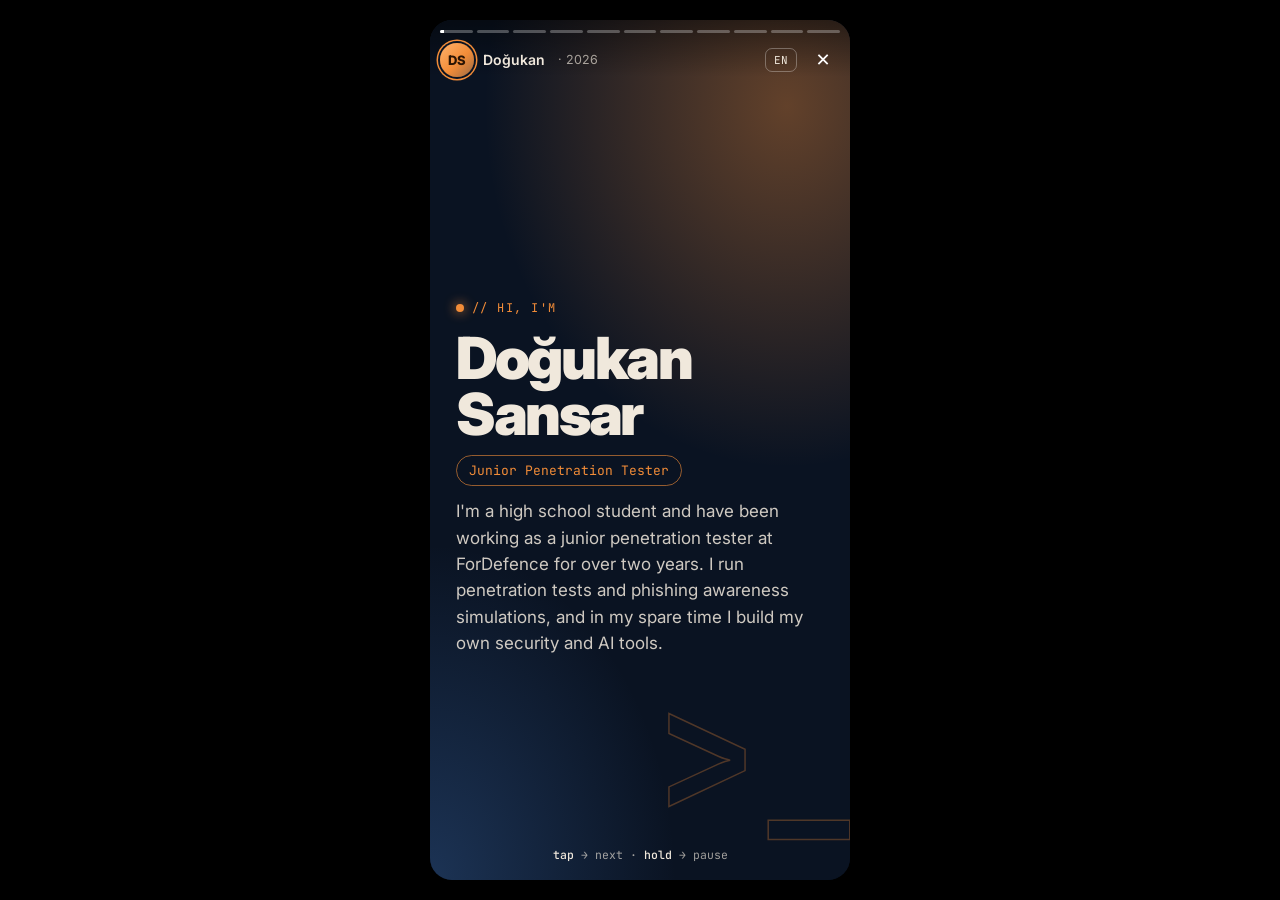
<file: mobil/hikaye.html>
<!doctype html>
<html lang="tr">
<head>
<meta charset="utf-8">
<meta name="viewport" content="width=device-width, initial-scale=1, viewport-fit=cover">
<meta name="theme-color" content="#0a1322">
<title>Doğukan Sansar — Hikâye</title>
<link rel="preconnect" href="https://fonts.googleapis.com">
<link rel="preconnect" href="https://fonts.gstatic.com" crossorigin>
<link href="https://fonts.googleapis.com/css2?family=Inter:wght@400;500;600;700;800;900&family=JetBrains+Mono:wght@400;500;700&display=swap" rel="stylesheet">
<style>
  :root {
    --bg: #0a1322; --text: #f0e8dc; --muted: rgba(240,232,220,.66);
    --job: #f28c38; --project: #4f8fe6; --skill: #e6bf8a; --edu: #c98b5e; --ctf: #ff8a6b;
    --mono: "JetBrains Mono", ui-monospace, monospace; --sans: "Inter", system-ui, -apple-system, "Segoe UI", sans-serif;
  }
  * { box-sizing: border-box; -webkit-tap-highlight-color: transparent; }
  html, body { margin: 0; height: 100%; background: #000; color: var(--text); font-family: var(--sans); overflow: hidden; }
  body { display: grid; place-items: center; height: 100dvh; }
  button { font: inherit; color: inherit; }

  .phone { position: relative; width: 100%; height: 100%; overflow: hidden; background: var(--bg); user-select: none; -webkit-user-select: none; touch-action: manipulation; }
  @media (min-width: 600px) { .phone { width: 420px; height: min(100dvh, 860px); border-radius: 22px; } }

  /* Üst kısım */
  .top { position: absolute; z-index: 5; left: 0; right: 0; top: 0; padding: calc(10px + env(safe-area-inset-top)) 10px 0;
         background: linear-gradient(rgba(0,0,0,.45), transparent); pointer-events: none; }
  .bars { display: flex; gap: 4px; }
  .bar { flex: 1; height: 2.5px; background: rgba(255,255,255,.28); border-radius: 2px; overflow: hidden; }
  .bar i { display: block; height: 100%; width: 0; background: #fff; }
  .head { display: flex; align-items: center; gap: 9px; margin-top: 10px; pointer-events: auto; }
  .avatar { width: 34px; height: 34px; border-radius: 50%; display: grid; place-items: center; font-weight: 800; font-size: 13px; color: #2a1404;
            background: linear-gradient(135deg, #ffb26b, var(--job) 55%, #9a6a45); box-shadow: 0 0 0 2px #0a1322, 0 0 0 3.5px var(--job); }
  .head b { font-size: 14px; font-weight: 600; }
  .head small { color: var(--muted); font-size: 12.5px; margin-left: 4px; }
  .head .sp { flex: 1; }
  .icon { background: none; border: 0; width: 34px; height: 34px; display: grid; place-items: center; cursor: pointer; font-size: 18px; color: #fff; text-decoration: none; }
  .lang { font-family: var(--mono); font-size: 11px; border: 1px solid rgba(255,255,255,.3); border-radius: 7px; padding: 4px 8px; background: none; cursor: pointer; }

  /* Slaytlar */
  .slide { position: absolute; inset: 0; padding: calc(96px + env(safe-area-inset-top)) 26px calc(40px + env(safe-area-inset-bottom));
           display: flex; flex-direction: column; justify-content: center; opacity: 0; visibility: hidden; transition: opacity .35s, visibility .35s; isolation: isolate; }
  .slide.on { opacity: 1; visibility: visible; }
  .slide::before { content: ""; position: absolute; inset: 0; z-index: -1;
    background: radial-gradient(120% 70% at 85% 10%, color-mix(in srgb, var(--c) 38%, transparent), transparent 60%),
                radial-gradient(90% 60% at 0% 100%, color-mix(in srgb, var(--c2, var(--c)) 26%, transparent), transparent 65%), var(--bg); }
  .slide .ghost { position: absolute; right: -10px; bottom: 40px; z-index: -1; font-family: var(--mono); font-weight: 700; font-size: 170px; line-height: 1;
                  color: transparent; -webkit-text-stroke: 1.5px color-mix(in srgb, var(--c) 30%, transparent); pointer-events: none; }
  .a { opacity: 0; transform: translateY(18px); }
  .slide.on .a { animation: up .6s cubic-bezier(.2,.8,.2,1) forwards; animation-delay: calc(var(--d, 0) * 90ms + 120ms); }
  @keyframes up { to { opacity: 1; transform: none; } }
  .paused .slide.on .a { animation-play-state: paused; }

  .kicker { font-family: var(--mono); font-size: 12px; letter-spacing: .12em; text-transform: uppercase; color: var(--c); display: flex; align-items: center; gap: 8px; }
  .kicker i { width: 8px; height: 8px; border-radius: 50%; background: currentColor; box-shadow: 0 0 12px currentColor; }
  h1 { font-size: clamp(40px, 13vw, 58px); line-height: .98; letter-spacing: -0.04em; font-weight: 900; margin: 14px 0 12px; }
  h2 { font-size: clamp(32px, 10vw, 44px); line-height: 1.04; letter-spacing: -0.03em; font-weight: 800; margin: 12px 0 8px; }
  .org { font-size: 17px; color: var(--muted); }
  p { font-size: 17px; line-height: 1.55; color: rgba(240,232,220,.86); margin: 12px 0 0; }
  .pill { display: inline-block; font-family: var(--mono); font-size: 13px; padding: 6px 12px; border-radius: 999px; border: 1px solid color-mix(in srgb, var(--c) 60%, transparent); color: var(--c); }
  .points { list-style: none; padding: 0; margin: 18px 0 0; counter-reset: p; }
  .points li { counter-increment: p; display: grid; grid-template-columns: 34px 1fr; gap: 6px; font-size: 16.5px; line-height: 1.45; margin: 12px 0; }
  .points li::before { content: "0" counter(p); font-family: var(--mono); color: var(--c); font-size: 13px; padding-top: 3px; }
  .chips { display: flex; flex-wrap: wrap; gap: 7px; margin-top: 16px; }
  .chip { font-family: var(--mono); font-size: 12.5px; padding: 5px 10px; border-radius: 7px; background: rgba(255,255,255,.08); border: 1px solid rgba(255,255,255,.12); }
  .grp { margin-top: 16px; }
  .grp b { font-family: var(--mono); font-size: 11.5px; letter-spacing: .1em; text-transform: uppercase; color: var(--c); font-weight: 500; }
  .grp .chips { margin-top: 8px; }
  .lng { margin-top: 14px; }
  .lng .row { display: flex; justify-content: space-between; font-size: 17px; font-weight: 600; }
  .lng .row span { font-family: var(--mono); font-size: 13px; color: var(--c); font-weight: 500; }
  .lng .meter { display: grid; grid-template-columns: repeat(6, 1fr); gap: 4px; margin-top: 7px; }
  .lng .meter i { height: 5px; border-radius: 3px; background: rgba(255,255,255,.12); }
  .lng .meter i.f { background: var(--c); box-shadow: 0 0 10px color-mix(in srgb, var(--c) 60%, transparent); }
  .btns { display: flex; flex-direction: column; gap: 10px; margin-top: 24px; position: relative; z-index: 6; }
  .btn { display: flex; justify-content: space-between; align-items: center; padding: 15px 18px; border-radius: 14px; text-decoration: none; color: var(--text);
         background: rgba(255,255,255,.08); border: 1px solid rgba(255,255,255,.14); font-weight: 600; font-size: 16px; }
  .btn.main { background: var(--c); color: #2a1404; border-color: var(--c); }
  .btn span { font-family: var(--mono); font-weight: 400; font-size: 13px; opacity: .75; }
  .post { padding: 14px 0; border-bottom: 1px solid rgba(255,255,255,.1); display: block; color: var(--text); text-decoration: none; position: relative; z-index: 6; }
  .post small { font-family: var(--mono); font-size: 11px; color: var(--c); letter-spacing: .08em; }
  .post b { display: block; font-size: 17px; margin-top: 4px; }
  .hint { position: absolute; bottom: calc(18px + env(safe-area-inset-bottom)); left: 0; right: 0; text-align: center; font-family: var(--mono); font-size: 11.5px; color: var(--muted); }
  .hint b { color: var(--text); font-weight: 500; }

  .end { position: absolute; inset: 0; z-index: 8; display: none; flex-direction: column; align-items: center; justify-content: center; gap: 14px; background: rgba(10,19,34,.86); backdrop-filter: blur(8px); }
  .end.on { display: flex; }
  .end button, .end a { min-width: 220px; text-align: center; padding: 14px 20px; border-radius: 14px; border: 1px solid rgba(255,255,255,.2); background: rgba(255,255,255,.06); color: var(--text); text-decoration: none; font-weight: 600; cursor: pointer; }
  .end button { background: var(--job); color: #2a1404; border-color: var(--job); }

  @media (prefers-reduced-motion: reduce) { .a { opacity: 1; transform: none; } .slide.on .a { animation: none; } }
</style>
</head>
<body>
<div class="phone" id="phone">
  <div class="top">
    <div class="bars" id="bars"></div>
    <div class="head">
      <div class="avatar" aria-hidden="true">DS</div>
      <b id="name"></b><small id="when"></small>
      <span class="sp"></span>
      <button class="lang" id="lang"></button>
      <a class="icon" href="./" aria-label="Kapat">✕</a>
    </div>
  </div>
  <div id="slides"></div>
  <div class="end" id="end">
    <button id="replay"></button>
    <a href="../index.html?masaustu=1" id="end-cv"></a>
    <a href="./" id="end-back"></a>
  </div>
</div>

<script src="../assets/veri.js"></script>
<script>
const UI = {
  tr: { hello: "// merhaba, ben", tapHint: "<b>dokun</b> → ileri · <b>basılı tut</b> → durdur", exp: "Deneyim", project: "Proje",
        skillsT: "Neler biliyorum", eduT: "Okul ve diller", edu: "Eğitim", postsT: "CTF & Blog", postsNone: "İlk CTF çözümlerim yakında burada.",
        readOrbit: "Orbit yazısını oku", contactK: "İletişim", contactT: "Bir mesaj uzağındayım.", mail: "E-posta", open: "Aç",
        replay: "↺ Baştan izle", cv: "Klasik CV", back: "Diğer sürümler", allPosts: "Tüm yazılar" },
  en: { hello: "// hi, I'm", tapHint: "<b>tap</b> → next · <b>hold</b> → pause", exp: "Experience", project: "Project",
        skillsT: "What I know", eduT: "School & languages", edu: "Education", postsT: "CTF & Blog", postsNone: "My first CTF write-ups are coming soon.",
        readOrbit: "Read the Orbit post", contactK: "Contact", contactT: "I'm one message away.", mail: "Email", open: "Open",
        replay: "↺ Watch again", cv: "Classic CV", back: "Other versions", allPosts: "All posts" },
};
const u = () => UI[lang];
const $ = (id) => document.getElementById(id);
const C = { self: "#e6bf8a", job: "#f28c38", project: "#4f8fe6", skill: "#e6bf8a", edu: "#c98b5e", ctf: "#ff8a6b" };
let posts = [];

const LEVEL = { native: 6, "ana dil": 6, c2: 6, c1: 5, b2: 4, b1: 3, a2: 2, a1: 1 };
function parseLangs() {
  return T(PROFILE.languages).split("·").map((s) => {
    const m = s.trim().match(/^(.*?)\s*\((.*)\)$/);
    const name = m ? m[1] : s.trim(), lvl = m ? m[2] : "";
    return { name, lvl, n: LEVEL[lvl.toLocaleLowerCase("tr")] || 3 };
  });
}

/* Her slayt: { c: renk, c2, ghost, html } */
function buildSlides() {
  const s = [];
  const a = (d, html) => `<div class="a" style="--d:${d}">${html}</div>`;
  s.push({ c: C.job, c2: C.project, ghost: "&gt;_", html:
    a(0, `<div class="kicker"><i></i>${u().hello}</div>`) +
    a(1, `<h1>${esc(PROFILE.name).replace(" ", "<br>")}</h1>`) +
    a(2, `<span class="pill">${esc(T(PROFILE.role))}</span>`) +
    a(3, `<p>${esc(T(PROFILE.summary))}</p>`) +
    `<div class="hint">${u().tapHint}</div>` });

  for (const j of ofType("job")) s.push({ c: C.job, c2: C.project, ghost: "01", html:
    a(0, `<div class="kicker"><i></i>${u().exp} · ${esc(T(j.date))}</div>`) +
    a(1, `<h2>${esc(T(j.title))}</h2>`) + a(2, `<div class="org">@ ${esc(T(j.org))}</div>`) +
    a(3, `<ul class="points">${(T(j.points) || []).map((p) => `<li>${esc(p)}</li>`).join("")}</ul>`) });

  const projects = ofType("project").slice().sort((x, y) => (x.id === "orbit" ? -1 : y.id === "orbit" ? 1 : 0));
  projects.forEach((p, i) => s.push({ c: C.project, c2: i % 2 ? C.edu : C.skill, ghost: String(i + 2).padStart(2, "0"), html:
    a(0, `<div class="kicker"><i></i>${u().project} · ${Math.floor(p.year)}</div>`) +
    a(1, `<h2>${esc(T(p.title))}</h2>`) +
    (p.with ? a(1, `<div class="org">${withHtml(p)}</div>`) : "") +
    a(2, `<p>${esc(T(p.desc))}</p>`) +
    a(3, `<div class="chips">${skillsOf(p).map((k) => `<span class="chip">${esc(T(k.title))}</span>`).join("")}</div>`) +
    (p.url ? a(4, `<div class="btns"><a class="btn main" href="${esc(rootUrl(p.url))}">${p.id === "orbit" ? u().readOrbit : u().open}<span>→</span></a></div>`) : "") }));

  const groups = {};
  ofType("skill").forEach((k) => (groups[k.group] = groups[k.group] || []).push(k));
  s.push({ c: C.skill, c2: C.edu, ghost: "{ }", html:
    a(0, `<div class="kicker"><i></i>${ofType("skill").length} ${lang === "tr" ? "yetenek" : "skills"}</div>`) + a(1, `<h2>${u().skillsT}</h2>`) +
    Object.entries(groups).map(([g, list], i) => a(2 + i, `<div class="grp"><b>${esc(T(SKILL_GROUPS[g]))}</b><div class="chips">${list.map((k) => `<span class="chip">${esc(T(k.title))}</span>`).join("")}</div></div>`)).join("") });

  const edu = ofType("edu")[0];
  s.push({ c: C.edu, c2: C.project, ghost: "Aa", html:
    a(0, `<div class="kicker"><i></i>${u().edu}</div>`) + a(1, `<h2>${u().eduT}</h2>`) +
    (edu ? a(2, `<p><b>${esc(T(edu.title))}</b> · ${esc(T(edu.date))}<br>${esc(T(edu.desc))}</p>`) : "") +
    parseLangs().map((l, i) => a(3 + i, `<div class="lng"><div class="row">${esc(l.name)}<span>${esc(l.lvl)}</span></div><div class="meter">${Array.from({ length: 6 }, (_, k) => `<i class="${k < l.n ? "f" : ""}"></i>`).join("")}</div></div>`)).join("") });

  s.push({ c: C.ctf, c2: C.project, ghost: "#", html:
    a(0, `<div class="kicker"><i></i>${posts.length} ${lang === "tr" ? "yazı" : "posts"}</div>`) + a(1, `<h2>${u().postsT}</h2>`) +
    (posts.length
      ? posts.slice(0, 4).map((p, i) => a(2 + i, `<a class="post" href="../yazi.html?y=${encodeURIComponent(p.slug)}"><small>${p.tur === "ctf" ? "CTF" : "BLOG"} · ${esc(p.tarih)}</small><b>${esc(p.baslik)}</b></a>`)).join("")
      : a(2, `<p>${u().postsNone}</p>`)) +
    a(6, `<div class="btns"><a class="btn" href="../yazilar.html">${u().allPosts}<span>→</span></a></div>`) });

  s.push({ c: C.job, c2: C.project, ghost: "@", html:
    a(0, `<div class="kicker"><i></i>${u().contactK}</div>`) + a(1, `<h2>${u().contactT}</h2>`) +
    a(2, `<div class="btns">
      <a class="btn main" href="mailto:${esc(PROFILE.email)}">${u().mail}<span>${esc(PROFILE.email)}</span></a>
      ${PROFILE.socials.map((x) => `<a class="btn" href="${esc(x.url)}" target="_blank" rel="noopener">${esc(x.label)}<span>↗</span></a>`).join("")}
      <a class="btn" href="../index.html?masaustu=1">${u().cv}<span>→</span></a></div>`) });
  return s;
}

/* ---- Oynatıcı ---- */
let slides = [], idx = 0, prog = 0, paused = false, lastT = 0, ended = false;
const dur = (i) => Math.min(11000, 5000 + slides[i].text * 22);

function render() {
  document.documentElement.lang = lang;
  $("name").textContent = PROFILE.name.split(" ")[0];
  $("lang").innerHTML = lang === "tr" ? "TR" : "EN";
  $("replay").textContent = u().replay; $("end-cv").textContent = u().cv; $("end-back").textContent = u().back;
  slides = buildSlides();
  $("slides").innerHTML = slides.map((s, i) =>
    `<section class="slide" style="--c:${s.c};--c2:${s.c2}" aria-hidden="true"><div class="ghost">${s.ghost}</div>${s.html}</section>`).join("");
  document.querySelectorAll(".slide").forEach((el, i) => (slides[i].text = el.textContent.length));
  $("bars").innerHTML = slides.map(() => "<div class='bar'><i></i></div>").join("");
  go(Math.min(idx, slides.length - 1), true);
}
function go(i, keepProg) {
  if (i < 0) i = 0;
  if (i >= slides.length) { finish(); return; }
  idx = i; if (!keepProg) prog = 0;
  ended = false; $("end").classList.remove("on");
  document.querySelectorAll(".slide").forEach((el, k) => { el.classList.toggle("on", k === i); el.setAttribute("aria-hidden", k !== i); });
  document.querySelectorAll(".bar i").forEach((b, k) => (b.style.width = k < i ? "100%" : k > i ? "0%" : (prog * 100) + "%"));
  $("when").textContent = "· " + new Date().getFullYear();
}
function finish() {
  ended = true; prog = 1;
  document.querySelectorAll(".bar i").forEach((b) => (b.style.width = "100%"));
  $("end").classList.add("on");
}
function tick(t) {
  const dt = lastT ? Math.min(250, t - lastT) : 0; lastT = t;
  if (!paused && !ended && slides.length) {
    prog += dt / dur(idx);
    if (prog >= 1) go(idx + 1);
    else { const b = document.querySelectorAll(".bar i")[idx]; if (b) b.style.width = (prog * 100) + "%"; }
  }
  requestAnimationFrame(tick);
}

/* Dokunma: kısa dokunuş = ileri/geri, basılı tutma = durdur */
let downAt = 0, downX = 0, holdTimer = null;
const phone = $("phone");
phone.addEventListener("pointerdown", (e) => {
  if (e.target.closest("a, button")) return;
  downAt = performance.now(); downX = e.clientX;
  holdTimer = setTimeout(() => { paused = true; phone.classList.add("paused"); }, 180);
});
phone.addEventListener("pointerup", (e) => {
  if (!downAt) return;
  clearTimeout(holdTimer);
  const held = performance.now() - downAt; downAt = 0;
  if (paused) { paused = false; phone.classList.remove("paused"); if (held > 180) return; }
  const r = phone.getBoundingClientRect();
  if (downX - r.left < r.width * 0.33) go(idx - 1); else go(idx + 1);
});
phone.addEventListener("pointercancel", () => { clearTimeout(holdTimer); downAt = 0; paused = false; phone.classList.remove("paused"); });
phone.addEventListener("contextmenu", (e) => e.preventDefault());
addEventListener("keydown", (e) => {
  if (e.key === "ArrowRight") go(idx + 1);
  if (e.key === "ArrowLeft") go(idx - 1);
  if (e.key === " ") { e.preventDefault(); paused = !paused; phone.classList.toggle("paused", paused); }
});
document.addEventListener("visibilitychange", () => { if (document.hidden) lastT = 0; });

$("replay").onclick = () => { idx = 0; go(0); };
$("lang").onclick = () => { setLang(lang === "tr" ? "en" : "tr"); render(); };

render();
requestAnimationFrame(tick);
loadPosts().then((p) => { posts = p; const keep = idx, kp = prog; render(); idx = keep; prog = kp; go(keep, true); });
</script>
</body>
</html>
</file>
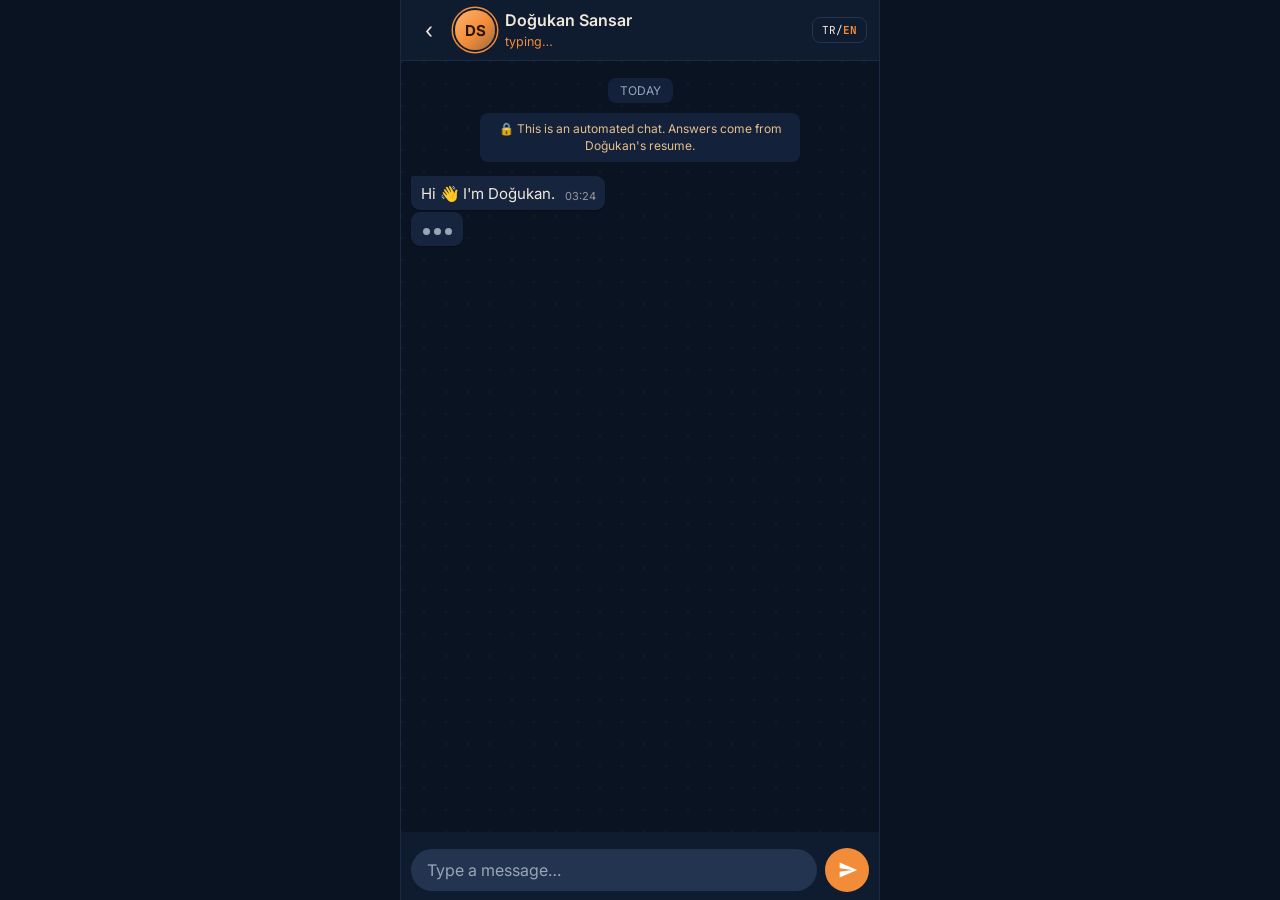
<file: mobil/sohbet.html>
<!doctype html>
<html lang="tr">
<head>
<meta charset="utf-8">
<meta name="viewport" content="width=device-width, initial-scale=1, viewport-fit=cover, interactive-widget=resizes-content">
<meta name="theme-color" content="#0f1b2e">
<title>Doğukan Sansar — Sohbet</title>
<link rel="preconnect" href="https://fonts.googleapis.com">
<link rel="preconnect" href="https://fonts.gstatic.com" crossorigin>
<link href="https://fonts.googleapis.com/css2?family=Inter:wght@400;500;600;700&family=JetBrains+Mono:wght@400;600&display=swap" rel="stylesheet">
<style>
  :root {
    --bg: #0a1322; --bar: #0f1b2e; --in: #16243d; --out: #1d4f8f; --text: #f0e8dc; --muted: #9aa5b8;
    --accent: #f28c38; --tick: #8cbcff; --chip: #16243d; --chip-border: #22344f;
    --job: #f28c38; --project: #4f8fe6; --skill: #e6bf8a; --edu: #c98b5e;
    --mono: "JetBrains Mono", ui-monospace, monospace; --sans: "Inter", system-ui, -apple-system, "Segoe UI", sans-serif;
  }
  * { box-sizing: border-box; -webkit-tap-highlight-color: transparent; }
  html, body { margin: 0; height: 100%; background: var(--bg); color: var(--text); font-family: var(--sans); }
  body { display: flex; flex-direction: column; height: 100dvh; overflow: hidden; }
  button, input { font: inherit; color: inherit; }
  a { color: var(--tick); }

  header {
    display: flex; align-items: center; gap: 10px; padding: calc(10px + env(safe-area-inset-top)) 12px 10px;
    background: var(--bar); border-bottom: 1px solid #1b2a44; flex-shrink: 0;
  }
  .back { width: 32px; height: 32px; display: grid; place-items: center; color: var(--text); text-decoration: none; font-size: 22px; }
  .avatar {
    width: 40px; height: 40px; border-radius: 50%; flex-shrink: 0; display: grid; place-items: center;
    font-weight: 700; font-size: 15px; color: #2a1404; background: linear-gradient(135deg, #ffb26b, #f28c38 55%, #9a6a45);
    box-shadow: 0 0 0 2px var(--bar), 0 0 0 3.5px var(--accent);
  }
  .who { flex: 1; min-width: 0; }
  .who b { display: block; font-size: 16px; font-weight: 600; }
  .who small { color: var(--muted); font-size: 12.5px; }
  .who small.typing { color: var(--accent); }
  .lang { background: none; border: 1px solid var(--chip-border); border-radius: 8px; padding: 5px 9px; font-family: var(--mono); font-size: 11px; cursor: pointer; }
  .lang b { color: var(--accent); }

  main {
    flex: 1; overflow-y: auto; padding: 14px 10px 8px; overscroll-behavior: contain;
    background-color: var(--bg);
    background-image: radial-gradient(circle at 1px 1px, rgba(255,255,255,.035) 1px, transparent 0);
    background-size: 22px 22px;
  }
  .day { text-align: center; margin: 4px 0 14px; }
  .day span { background: #13213a; color: var(--muted); font-size: 12px; padding: 5px 12px; border-radius: 8px; }
  .notice { margin: 0 auto 14px; max-width: 320px; text-align: center; background: #13213a; color: #e6bf8a; font-size: 12px; padding: 7px 12px; border-radius: 8px; line-height: 1.45; }

  .msg { display: flex; margin: 2px 0; }
  .msg.out { justify-content: flex-end; }
  .msg + .msg.out, .msg + .msg.in { margin-top: 2px; }
  .msg.in + .msg.out, .msg.out + .msg.in { margin-top: 10px; }
  .bubble {
    position: relative; max-width: 82%; padding: 7px 9px 6px 10px; border-radius: 9px; font-size: 15px; line-height: 1.42;
    background: var(--in); box-shadow: 0 1px 1px rgba(0,0,0,.25); word-wrap: break-word;
    animation: pop .22s ease-out;
  }
  .out .bubble { background: var(--out); }
  .msg.first.in .bubble { border-top-left-radius: 2px; }
  .msg.first.out .bubble { border-top-right-radius: 2px; }
  .bubble .meta { float: right; margin: 6px 0 -3px 10px; font-size: 11px; color: rgba(240,232,220,.6); white-space: nowrap; }
  .bubble .meta .t { color: var(--tick); margin-left: 3px; letter-spacing: -3px; }
  @keyframes pop { from { opacity: 0; transform: translateY(6px) scale(.98); } }
  .typing-dots { display: inline-flex; gap: 4px; padding: 4px 2px; }
  .typing-dots i { width: 7px; height: 7px; border-radius: 50%; background: var(--muted); animation: bounce 1.2s infinite; }
  .typing-dots i:nth-child(2) { animation-delay: .15s; } .typing-dots i:nth-child(3) { animation-delay: .3s; }
  @keyframes bounce { 0%, 60%, 100% { transform: none; opacity: .5; } 30% { transform: translateY(-4px); opacity: 1; } }

  /* Kartlar */
  .card { max-width: 86%; width: 300px; padding: 0; overflow: hidden; }
  .card .head { padding: 11px 12px 4px; }
  .card .kind { font-family: var(--mono); font-size: 10.5px; letter-spacing: .08em; text-transform: uppercase; display: flex; align-items: center; gap: 6px; }
  .card .kind i { width: 7px; height: 7px; border-radius: 50%; background: currentColor; box-shadow: 0 0 8px currentColor; }
  .card h3 { margin: 6px 0 2px; font-size: 17px; }
  .card .sub { color: var(--muted); font-size: 13px; }
  .card .body { padding: 4px 12px 10px; font-size: 14px; color: #d6cfc4; }
  .card ul { margin: 6px 0 0; padding-left: 18px; }
  .card li { margin: 3px 0; }
  .tags { display: flex; flex-wrap: wrap; gap: 5px; margin-top: 8px; }
  .tag { font-family: var(--mono); font-size: 11px; padding: 2px 7px; border-radius: 5px; background: rgba(230,191,138,.1); color: var(--skill); }
  .card .actions { display: flex; border-top: 1px solid rgba(255,255,255,.07); }
  .card .actions a, .card .actions button {
    flex: 1; text-align: center; padding: 10px 6px; font-size: 14px; color: var(--tick); background: none; border: 0;
    text-decoration: none; cursor: pointer; font-weight: 500;
  }
  .card .actions > * + * { border-left: 1px solid rgba(255,255,255,.07); }
  .carousel { display: flex; gap: 8px; overflow-x: auto; scroll-snap-type: x mandatory; padding: 2px 2px 6px; max-width: 100%; scrollbar-width: none; animation: pop .22s ease-out; }
  .carousel::-webkit-scrollbar { display: none; }
  .carousel .bubble { flex: 0 0 240px; scroll-snap-align: start; max-width: none; }
  .group { margin-top: 10px; }
  .group:first-child { margin-top: 2px; }
  .group b { font-family: var(--mono); font-size: 11px; color: var(--project); font-weight: 600; }

  /* Hazır sorular ve giriş */
  footer { background: var(--bar); flex-shrink: 0; padding: 8px 0 calc(8px + env(safe-area-inset-bottom)); }
  .chips { display: flex; gap: 7px; overflow-x: auto; padding: 0 10px 8px; scrollbar-width: none; }
  .chips::-webkit-scrollbar { display: none; }
  .chip {
    flex-shrink: 0; padding: 8px 13px; border-radius: 18px; background: var(--chip); border: 1px solid var(--chip-border);
    font-size: 14px; cursor: pointer; white-space: nowrap; transition: background .15s;
  }
  .chip:active { background: #22344f; }
  .chip:disabled { opacity: .4; }
  .compose { display: flex; gap: 8px; padding: 0 10px; align-items: center; }
  .compose input {
    flex: 1; min-width: 0; background: #22344f; border: 0; border-radius: 22px; padding: 11px 16px; font-size: 16px; outline: none;
  }
  .compose input::placeholder { color: var(--muted); }
  .send { width: 44px; height: 44px; border-radius: 50%; border: 0; background: var(--accent); display: grid; place-items: center; cursor: pointer; flex-shrink: 0; }
  .send svg { width: 20px; height: 20px; fill: #fff; margin-left: 2px; }

  @media (min-width: 700px) {
    body { max-width: 480px; margin: 0 auto; border-left: 1px solid #1b2a44; border-right: 1px solid #1b2a44; }
  }
  @media (prefers-reduced-motion: reduce) { .bubble, .carousel { animation: none; } .typing-dots i { animation: none; } }
</style>
</head>
<body>
<header>
  <a class="back" href="./" aria-label="Sürümlere dön">‹</a>
  <div class="avatar" aria-hidden="true">DS</div>
  <div class="who"><b id="name"></b><small id="status"></small></div>
  <button class="lang" id="lang"></button>
</header>

<main id="chat" aria-live="polite"></main>

<footer>
  <div class="chips" id="chips"></div>
  <form class="compose" id="compose">
    <input id="input" autocomplete="off" enterkeyhint="send">
    <button class="send" aria-label="Gönder"><svg viewBox="0 0 24 24"><path d="M2 21l21-9L2 3v7l15 2-15 2z"/></svg></button>
  </form>
</footer>

<script src="../assets/veri.js"></script>
<script>
const UI = {
  tr: {
    online: "çevrimiçi", typing: "yazıyor…", today: "BUGÜN", placeholder: "Mesaj yaz…",
    notice: "🔒 Bu bir otomatik sohbettir. Cevaplar Doğukan'ın özgeçmişinden gelir.",
    hi: ["Merhaba 👋 Ben Doğukan.", "Lise öğrencisiyim ve 2 yılı aşkın süredir junior pentester olarak çalışıyorum.", "Ne merak ediyorsun? Aşağıdan seçebilir ya da yazabilirsin."],
    q: { job: "Ne iş yapıyorsun?", projects: "Projelerin neler?", orbit: "Orbit ne?", lab: "Test labın nasıl?", skills: "Neler biliyorsun?",
         langs: "Hangi dilleri konuşuyorsun?", edu: "Okul?", posts: "CTF & blog yazıların?", contact: "Sana nasıl ulaşırım?", cv: "CV'ni görebilir miyim?" },
    a: {
      job: "ForDefence'ta junior pentester olarak çalışıyorum 👇",
      projects: "Okul ve işin yanında kendi araçlarımı geliştiriyorum. Kaydırarak bakabilirsin 👉",
      skills: "Kısaca şunlar:", langs: (l) => `${l} 🌍`,
      edu: "Hâlâ lise öğrencisiyim 🎒 Okulla birlikte profesyonel olarak siber güvenlik alanında çalışıyorum.",
      postsSome: "Yazdıklarımın hepsi burada 📝", postsNone: "İlk CTF çözümlerim yakında burada olacak ✍️ Şimdilik Orbit'i anlattığım yazıya bakabilirsin.",
      contact: "En hızlısı e-posta. LinkedIn'den de yazabilirsin 🙂",
      cv: "Tabii! İki seçeneğin var 👇", greet: "Selam! 👋 Ne merak ediyorsun?",
      unknown: "Bunu henüz bilmiyorum 🙂 Şunlardan birini sorabilirsin:",
      hire: "🔓 sudo yetkisi verildi. İşe alım süreci başlatılıyor… Bana talhadogukansansar@gmail.com adresinden yazman yeterli 😄",
      orbitMore: "Uzun hâlini burada anlattım:",
    },
    btn: { tell: "Anlat", read: "Yazıyı oku", open: "Aç", mail: "E-posta", classic: "Klasik CV", network: "Evren görünümü", all: "Tüm yazılar" },
    kinds: { job: "Deneyim", project: "Proje", skill: "Yetenek", edu: "Eğitim" },
  },
  en: {
    online: "online", typing: "typing…", today: "TODAY", placeholder: "Type a message…",
    notice: "🔒 This is an automated chat. Answers come from Doğukan's resume.",
    hi: ["Hi 👋 I'm Doğukan.", "I'm a high school student and have been working as a junior penetration tester for over two years.", "What would you like to know? Pick a question below or type one."],
    q: { job: "What do you do?", projects: "What are your projects?", orbit: "What is Orbit?", lab: "Tell me about your lab", skills: "What do you know?",
         langs: "Which languages do you speak?", edu: "School?", posts: "CTF & blog posts?", contact: "How can I reach you?", cv: "Can I see your CV?" },
    a: {
      job: "I work as a junior penetration tester at ForDefence 👇",
      projects: "Alongside school and work I build my own tools. Swipe through them 👉",
      skills: "In short:", langs: (l) => `${l} 🌍`,
      edu: "I'm still in high school 🎒 Working professionally in cyber security alongside school.",
      postsSome: "Everything I've written is here 📝", postsNone: "My first CTF write-ups are coming soon ✍️ For now you can read the post about Orbit.",
      contact: "Email is fastest. You can also reach me on LinkedIn 🙂",
      cv: "Sure! Two options 👇", greet: "Hey! 👋 What would you like to know?",
      unknown: "I don't know that one yet 🙂 You could ask:",
      hire: "🔓 sudo granted. Starting hiring process… Just email me at talhadogukansansar@gmail.com 😄",
      orbitMore: "I wrote about it in detail here:",
    },
    btn: { tell: "Tell me", read: "Read post", open: "Open", mail: "Email", classic: "Classic CV", network: "Universe view", all: "All posts" },
    kinds: { job: "Experience", project: "Project", skill: "Skill", edu: "Education" },
  },
};
const COLORS = { job: "#f28c38", project: "#4f8fe6", skill: "#e6bf8a", edu: "#c98b5e" };
const u = () => UI[lang];
const $ = (id) => document.getElementById(id);
const chat = $("chat");
const reduced = matchMedia("(prefers-reduced-motion: reduce)").matches;
const sleep = (ms) => new Promise((r) => setTimeout(r, reduced ? 0 : ms));
let posts = [];
let busy = false, run = 0;
const asked = new Set();
let lastSide = null;

const now = () => new Date().toLocaleTimeString(lang === "tr" ? "tr-TR" : "en-GB", { hour: "2-digit", minute: "2-digit" });
const scrollDown = () => chat.scrollTo({ top: chat.scrollHeight, behavior: reduced ? "auto" : "smooth" });

function row(side, el) {
  const m = document.createElement("div");
  m.className = `msg ${side}` + (lastSide !== side ? " first" : "");
  lastSide = side;
  m.append(el);
  chat.append(m);
  scrollDown();
  return m;
}
function bubble(html, side = "in") {
  const b = document.createElement("div");
  b.className = "bubble";
  b.innerHTML = `${html}<span class="meta">${now()}${side === "out" ? '<span class="t">✓✓</span>' : ""}</span>`;
  return row(side, b);
}
async function typing(ms) {
  $("status").textContent = u().typing; $("status").className = "typing";
  const b = document.createElement("div");
  b.className = "bubble";
  b.innerHTML = '<span class="typing-dots"><i></i><i></i><i></i></span>';
  const r = row("in", b);
  await sleep(ms);
  r.remove(); lastSide = chat.lastElementChild && chat.lastElementChild.classList.contains("in") ? "in" : chat.lastElementChild ? "out" : null;
  $("status").textContent = u().online; $("status").className = "";
}
async function say(text, myRun) {
  await typing(Math.min(1500, 450 + text.length * 16));
  if (myRun !== run) throw "cancel";
  bubble(esc(text));
}
async function show(el, myRun, delay = 700) {
  await typing(delay);
  if (myRun !== run) throw "cancel";
  if (el.classList.contains("carousel")) { chat.append(el); lastSide = "in"; scrollDown(); return; }
  row("in", el);
}

function itemCard(x, actions = "") {
  const c = document.createElement("div");
  c.className = "bubble card";
  const pts = T(x.points) || [];
  c.innerHTML = `
    <div class="head">
      <div class="kind" style="color:${COLORS[x.type]}"><i></i>${u().kinds[x.type]}</div>
      <h3>${esc(T(x.title))}</h3>
      ${x.org || x.date ? `<div class="sub">${[T(x.org), T(x.date)].filter(Boolean).map(esc).join(" · ")}</div>` : ""}
      ${x.with ? `<div class="sub">${withHtml(x)}</div>` : ""}
    </div>
    <div class="body">
      ${x.desc ? esc(T(x.desc)) : ""}
      ${pts.length ? `<ul>${pts.map((p) => `<li>${esc(p)}</li>`).join("")}</ul>` : ""}
      ${skillsOf(x).length ? `<div class="tags">${skillsOf(x).map((s) => `<span class="tag">${esc(T(s.title))}</span>`).join("")}</div>` : ""}
    </div>
    ${actions ? `<div class="actions">${actions}</div>` : ""}`;
  return c;
}
const linkBtn = (href, label) => `<a href="${esc(href)}"${/^https?:/.test(href) ? ' target="_blank" rel="noopener"' : ""}>${label}</a>`;

/* ---- Konular ---- */
const TOPICS = {
  async job(r) {
    await say(u().a.job, r);
    await show(itemCard(byId.fordefence), r);
    return ["lab", "skills", "projects"];
  },
  async projects(r) {
    await say(u().a.projects, r);
    const car = document.createElement("div");
    car.className = "carousel";
    for (const p of ofType("project")) {
      const c = itemCard(p, `<button data-ask="p:${p.id}">${u().btn.tell}</button>`);
      c.querySelector(".body").innerHTML = `${esc(T(p.desc)).slice(0, 110)}…`;
      car.append(c);
    }
    await show(car, r);
    return ["orbit", "lab", "posts"];
  },
  async orbit(r) { return TOPICS["p:orbit"](r); },
  async lab(r) { return TOPICS["p:testlab"](r); },
  async skills(r) {
    await say(u().a.skills, r);
    const c = document.createElement("div");
    c.className = "bubble card";
    const groups = {};
    ofType("skill").forEach((s) => (groups[s.group] = groups[s.group] || []).push(s));
    c.innerHTML = `<div class="body" style="padding-top:12px">${Object.entries(groups).map(([g, list]) =>
      `<div class="group"><b>// ${esc(T(SKILL_GROUPS[g]))}</b><div class="tags">${list.map((s) => `<span class="tag">${esc(T(s.title))}</span>`).join("")}</div></div>`).join("")}</div>`;
    await show(c, r);
    return ["langs", "projects", "contact"];
  },
  async langs(r) { await say(u().a.langs(T(PROFILE.languages)), r); return ["edu", "contact"]; },
  async edu(r) { await say(u().a.edu, r); return ["job", "projects"]; },
  async posts(r) {
    if (!posts.length) {
      await say(u().a.postsNone, r);
      await show(itemCard(byId.orbit, linkBtn("../yazi.html?y=orbit", u().btn.read)), r);
      return ["contact", "projects"];
    }
    await say(u().a.postsSome, r);
    const car = document.createElement("div");
    car.className = "carousel";
    for (const p of posts.slice(0, 6)) {
      const c = document.createElement("div");
      c.className = "bubble card";
      c.innerHTML = `<div class="head"><div class="kind" style="color:${p.tur === "ctf" ? "#ff8a6b" : "#4f8fe6"}"><i></i>${p.tur === "ctf" ? "CTF" : "Blog"} · ${esc(p.tarih)}</div><h3>${esc(p.baslik)}</h3></div>
        <div class="body">${esc(p.ozet)}</div><div class="actions">${linkBtn("../yazi.html?y=" + encodeURIComponent(p.slug), u().btn.read)}</div>`;
      car.append(c);
    }
    await show(car, r);
    return ["contact", "projects"];
  },
  async contact(r) {
    await say(u().a.contact, r);
    const c = document.createElement("div");
    c.className = "bubble card";
    c.innerHTML = `<div class="head"><h3>${esc(PROFILE.name)}</h3><div class="sub">${esc(PROFILE.email)}</div></div>
      <div class="actions">${linkBtn("mailto:" + PROFILE.email, u().btn.mail)}${PROFILE.socials.map((s) => linkBtn(s.url, s.label)).join("")}</div>`;
    await show(c, r, 500);
    return ["cv", "posts"];
  },
  async cv(r) {
    await say(u().a.cv, r);
    const c = document.createElement("div");
    c.className = "bubble card";
    c.innerHTML = `<div class="head"><h3>${esc(PROFILE.name)}</h3><div class="sub">${esc(T(PROFILE.role))}</div></div>
      <div class="actions">${linkBtn("../index.html?masaustu=1", u().btn.classic)}${linkBtn("../evren.html", u().btn.network)}</div>`;
    await show(c, r, 500);
    return ["contact"];
  },
  async greet(r) { await say(u().a.greet, r); return null; },
  async hire(r) { await say(u().a.hire, r); return ["contact"]; },
};
for (const p of ofType("project")) {
  TOPICS["p:" + p.id] = async (r) => {
    await say(T(p.desc), r);
    const acts = p.url ? linkBtn(rootUrl(p.url), p.id === "orbit" ? u().btn.read : u().btn.open) : "";
    await show(itemCard({ ...p, desc: "" }, acts), r, 500);
    if (p.id === "orbit") return ["lab", "skills", "contact"];
    return ["orbit", "projects", "contact"];
  };
}

const ORDER = ["job", "projects", "orbit", "lab", "skills", "posts", "contact", "langs", "edu", "cv"];
const label = (k) => k.startsWith("p:") ? `${T(byId[k.slice(2)].title)}?` : u().q[k];

function renderChips(suggest) {
  const rest = ORDER.filter((k) => !asked.has(k));
  const list = [...new Set([...(suggest || []).filter((k) => !asked.has(k)), ...rest])];
  const final = list.length ? list : ORDER;
  $("chips").innerHTML = final.map((k) => `<button class="chip" data-ask="${k}">${esc(label(k))}</button>`).join("");
  $("chips").scrollLeft = 0;
}

async function ask(key, text) {
  if (busy) return;
  busy = true;
  document.querySelectorAll(".chip").forEach((c) => (c.disabled = true));
  bubble(esc(text ?? label(key)), "out");
  asked.add(key);
  const SAME = { orbit: "p:orbit", "p:orbit": "orbit", lab: "p:testlab", "p:testlab": "lab" };
  if (SAME[key]) asked.add(SAME[key]);
  const r = run;
  let next = null;
  try { await sleep(350); next = await TOPICS[key](r); } catch (e) { if (e !== "cancel") throw e; }
  if (r !== run) return;
  busy = false;
  renderChips(next);
}

/* ---- Serbest yazı: anahtar kelimelerle konu bulma ---- */
const KEYWORDS = [
  [/sudo|hire|işe al|ise al/i, "hire"],
  [/orbit|asistan|assistant/i, "orbit"],
  [/\blab|laboratuvar|active directory|\bad\b/i, "lab"],
  [/xss/i, "p:xsslab"],
  [/proje|project|ne yaptın|yaptıkların/i, "projects"],
  [/ctf|blog|yazı|post|write ?up|writeup/i, "posts"],
  [/iletişim|ulaş|mail|e-posta|linkedin|github|contact|reach/i, "contact"],
  [/\bcv\b|özgeçmiş|resume/i, "cv"],
  [/yetenek|beceri|bil|skill|know|teknoloji|stack/i, "skills"],
  [/dil|ingilizce|almanca|language|english|german/i, "langs"],
  [/okul|lise|eğitim|school|educat|kaç yaş|age/i, "edu"],
  [/iş|çalış|meslek|pentest|job|work|do you do|fordefence/i, "job"],
  [/^(merhaba|selam|sa|hey|hi|hello|naber)\b/i, "greet"],
];
$("compose").addEventListener("submit", async (e) => {
  e.preventDefault();
  const text = $("input").value.trim();
  if (!text || busy) return;
  $("input").value = "";
  const hit = KEYWORDS.find(([re]) => re.test(text));
  if (hit) return ask(hit[1], text);
  busy = true;
  bubble(esc(text), "out");
  const r = run;
  try { await say(u().a.unknown, r); } catch (err) { return; }
  busy = false;
  renderChips();
});

document.addEventListener("click", (e) => {
  const b = e.target.closest("[data-ask]");
  if (b) ask(b.dataset.ask);
});

async function start() {
  run++; busy = true; asked.clear(); lastSide = null;
  document.documentElement.lang = lang;
  $("name").textContent = PROFILE.name;
  $("status").textContent = u().online; $("status").className = "";
  $("lang").innerHTML = lang === "tr" ? "<b>TR</b>/EN" : "TR/<b>EN</b>";
  $("input").placeholder = u().placeholder;
  chat.innerHTML = `<div class="day"><span>${u().today}</span></div><div class="notice">${u().notice}</div>`;
  $("chips").innerHTML = "";
  const r = run;
  try {
    await sleep(500);
    for (const line of u().hi) await say(line, r);
  } catch (e) { return; }
  busy = false;
  renderChips();
}
$("lang").onclick = () => { setLang(lang === "tr" ? "en" : "tr"); start(); };

loadPosts().then((p) => (posts = p));
start();
</script>
</body>
</html>
</file>
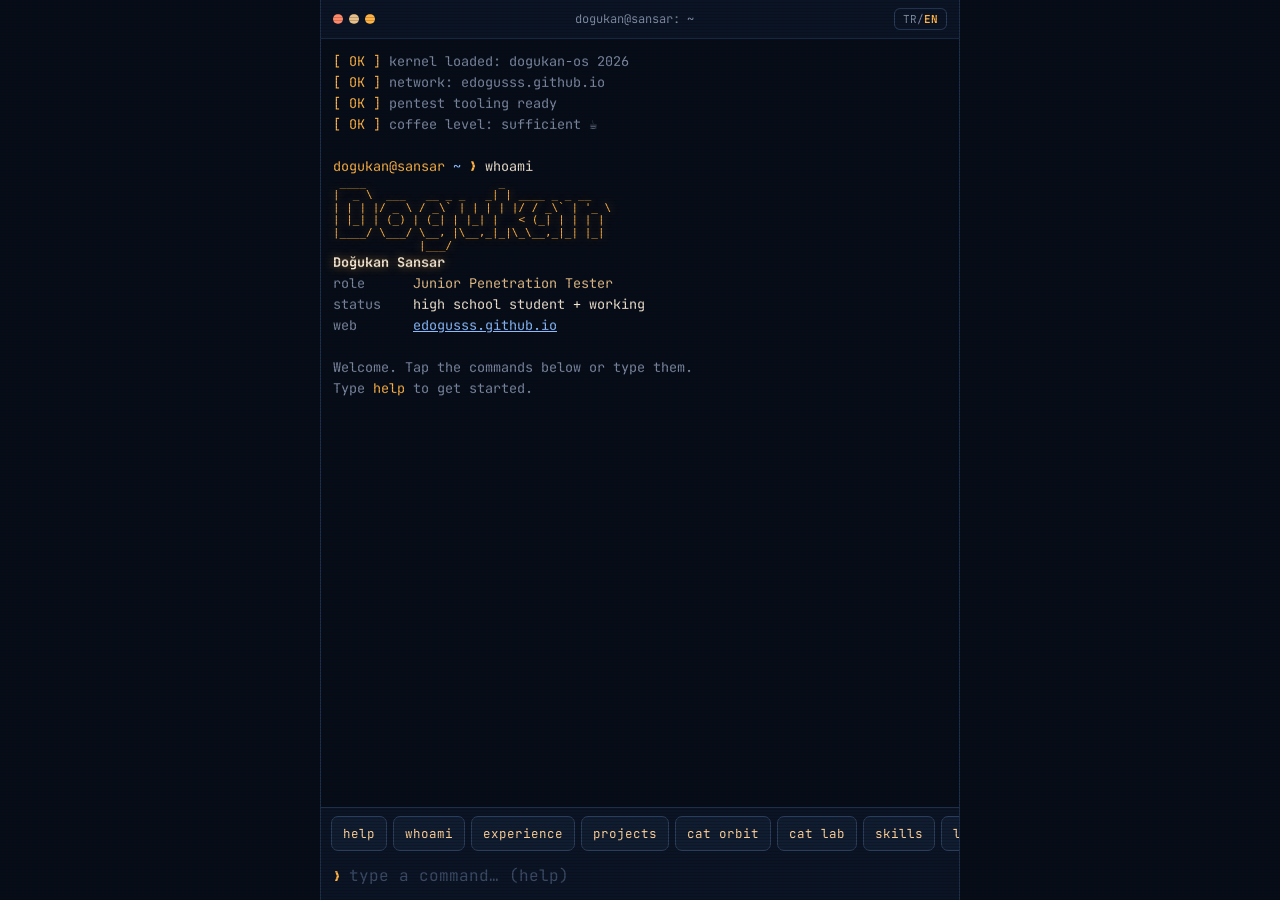
<file: mobil/terminal.html>
<!doctype html>
<html lang="tr">
<head>
<meta charset="utf-8">
<meta name="viewport" content="width=device-width, initial-scale=1, viewport-fit=cover, interactive-widget=resizes-content">
<meta name="theme-color" content="#070d18">
<title>Doğukan Sansar — Terminal</title>
<link rel="preconnect" href="https://fonts.googleapis.com">
<link rel="preconnect" href="https://fonts.gstatic.com" crossorigin>
<link href="https://fonts.googleapis.com/css2?family=JetBrains+Mono:wght@400;500;700&display=swap" rel="stylesheet">
<style>
  :root { --bg: #070d18; --bar: #0b1424; --g: #ffb347; --g2: #ffd29a; --dim: #7d8aa3; --text: #f3e6d3; --c: #8cbcff; --y: #e6bf8a; --r: #ff8a6b; --p: #c98b5e;
          --mono: "JetBrains Mono", ui-monospace, Consolas, monospace; }
  * { box-sizing: border-box; -webkit-tap-highlight-color: transparent; }
  html, body { margin: 0; height: 100%; background: var(--bg); color: var(--text); font-family: var(--mono); }
  body { display: flex; flex-direction: column; height: 100dvh; overflow: hidden; }
  body::after { content: ""; position: fixed; inset: 0; pointer-events: none; z-index: 9;
    background: repeating-linear-gradient(transparent 0 2px, rgba(0,0,0,.18) 2px 3px); mix-blend-mode: multiply; }
  button, input { font: inherit; color: inherit; }
  a { color: var(--c); }

  header { display: flex; align-items: center; gap: 8px; padding: calc(8px + env(safe-area-inset-top)) 12px 8px; background: var(--bar); border-bottom: 1px solid #1d2f4a; font-size: 12px; color: var(--dim); flex-shrink: 0; }
  header .dots { display: flex; gap: 6px; }
  header .dots i { width: 10px; height: 10px; border-radius: 50%; display: block; }
  header .dots a:nth-child(1) i { background: #ff8a6b; } header .dots i:nth-child(2) { background: #e6bf8a; } header .dots i:nth-child(3) { background: var(--g); }
  header .title { flex: 1; text-align: center; }
  .lang { background: none; border: 1px solid #2a3d5c; border-radius: 6px; padding: 3px 8px; font-size: 11px; cursor: pointer; color: var(--dim); }
  .lang b { color: var(--g); }

  #out { flex: 1; overflow-y: auto; padding: 12px 12px 6px; font-size: 13.5px; line-height: 1.55; white-space: pre-wrap; word-break: break-word; overscroll-behavior: contain; }
  #out .ln { min-height: 1.55em; }
  .pr { color: var(--g); } .pr .path { color: var(--c); }
  .dim { color: var(--dim); } .g { color: var(--g); } .g2 { color: var(--g2); } .c { color: var(--c); } .y { color: var(--y); } .r { color: var(--r); } .p { color: var(--p); }
  .b { font-weight: 700; }
  .ascii { color: var(--g); font-size: clamp(6px, 2.35vw, 11px); line-height: 1.15; text-shadow: 0 0 8px rgba(255,179,71,.5); }
  .glow { text-shadow: 0 0 10px rgba(255,179,71,.55); }
  #out a { text-decoration: underline; }
  .cursor { display: inline-block; width: .6em; background: var(--g); animation: blink 1s steps(1) infinite; }
  @keyframes blink { 50% { opacity: 0; } }

  footer { background: var(--bar); border-top: 1px solid #1d2f4a; flex-shrink: 0; padding: 8px 0 calc(8px + env(safe-area-inset-bottom)); }
  .keys { display: flex; gap: 6px; overflow-x: auto; padding: 0 10px 8px; scrollbar-width: none; }
  .keys::-webkit-scrollbar { display: none; }
  .key { flex-shrink: 0; padding: 8px 11px; border-radius: 7px; border: 1px solid #2a3d5c; background: #101c30; color: var(--g2); font-size: 12.5px; cursor: pointer; white-space: nowrap; }
  .key:active { background: #1a2b46; }
  .key.alt { color: var(--y); border-color: #4a3420; background: #1e160d; }
  form { display: flex; align-items: center; gap: 8px; padding: 0 12px; }
  form .pr { flex-shrink: 0; font-size: 13.5px; }
  form input { flex: 1; min-width: 0; background: transparent; border: 0; outline: none; font-size: 16px; color: var(--text); caret-color: var(--g); padding: 6px 0; }
  form input::placeholder { color: #3a4a66; }

  #matrix { position: fixed; inset: 0; z-index: 8; display: none; }
  @media (min-width: 700px) { body { max-width: 640px; margin: 0 auto; border-left: 1px solid #1d2f4a; border-right: 1px solid #1d2f4a; } }
  @media (prefers-reduced-motion: reduce) { .cursor { animation: none; } }
</style>
</head>
<body>
<header>
  <div class="dots"><a href="./" aria-label="Kapat"><i></i></a><i></i><i></i></div>
  <div class="title">dogukan@sansar: ~</div>
  <button class="lang" id="lang"></button>
</header>
<div id="out" aria-live="polite"></div>
<footer>
  <div class="keys" id="keys"></div>
  <form id="form"><span class="pr">❯</span><input id="cmd" autocomplete="off" autocapitalize="off" autocorrect="off" spellcheck="false" enterkeyhint="go"></form>
</footer>
<canvas id="matrix"></canvas>

<script src="../assets/veri.js"></script>
<script>
const UI = {
  tr: {
    boot: ["[ OK ] çekirdek yüklendi: dogukan-os 2026", "[ OK ] ağ arayüzü: edogusss.github.io", "[ OK ] pentest araçları hazır", "[ OK ] kahve seviyesi: yeterli ☕"],
    welcome: "Hoş geldin. Komutlara dokunarak gezebilir ya da yazabilirsin.", tryHelp: "Başlamak için <span class='g'>help</span> yaz.",
    placeholder: "komut yaz… (help)", notFound: (c) => `komut bulunamadı: ${c}. <span class='g'>help</span> yazmayı dene.`,
    help: "Kullanılabilir komutlar", noPosts: "henüz yazı yok, ilk CTF çözümleri yakında.",
    hire: ["[sudo] dogukan için parola: ********", "✔ yetki verildi.", "İşe alım süreci başlatılıyor…", "→ "],
    rm: "güzel deneme 😏 ama bu sistem salt okunur.", exit: "çıkılıyor…", hack: "erişim reddedildi. ama yetenekli birini arıyorsan doğru yerdesin.",
    clear: "ekranı temizler", desc: {
      whoami: "ben kimim", about: "kısa tanıtım", experience: "iş deneyimi", projects: "projeler", cat: "bir projeyi aç (örn. cat orbit)",
      skills: "yetenekler", languages: "konuştuğum diller", education: "eğitim", posts: "CTF & blog yazıları", contact: "iletişim",
      cv: "klasik CV'yi aç", gui: "evren görünümünü aç", exit: "sürüm seçimine dön", help: "bu liste" },
    labels: { role: "rol", status: "durum", location: "konum", student: "lise öğrencisi + çalışıyor", web: "web" },
  },
  en: {
    boot: ["[ OK ] kernel loaded: dogukan-os 2026", "[ OK ] network: edogusss.github.io", "[ OK ] pentest tooling ready", "[ OK ] coffee level: sufficient ☕"],
    welcome: "Welcome. Tap the commands below or type them.", tryHelp: "Type <span class='g'>help</span> to get started.",
    placeholder: "type a command… (help)", notFound: (c) => `command not found: ${c}. Try <span class='g'>help</span>.`,
    help: "Available commands", noPosts: "no posts yet, first CTF write-ups coming soon.",
    hire: ["[sudo] password for dogukan: ********", "✔ access granted.", "Starting hiring process…", "→ "],
    rm: "nice try 😏 this system is read-only.", exit: "exiting…", hack: "access denied. but if you're looking for someone skilled, you're in the right place.",
    clear: "clear the screen", desc: {
      whoami: "who am I", about: "short intro", experience: "work experience", projects: "projects", cat: "open a project (e.g. cat orbit)",
      skills: "skills", languages: "languages I speak", education: "education", posts: "CTF & blog posts", contact: "contact",
      cv: "open the classic CV", gui: "open the universe view", exit: "back to versions", help: "this list" },
    labels: { role: "role", status: "status", location: "location", student: "high school student + working", web: "web" },
  },
};
const u = () => UI[lang];
const $ = (id) => document.getElementById(id);
const out = $("out");
const reduced = matchMedia("(prefers-reduced-motion: reduce)").matches;
const sleep = (ms) => new Promise((r) => setTimeout(r, reduced ? 0 : ms));
let posts = [], busy = false, hist = [], hIdx = -1, run = 0;

const LOGO = String.raw`
 ____                    _
|  _ \  ___   __ _ _   _| | ____ _ _ __
| | | |/ _ \ / _\` | | | | |/ / _\` | '_ \
| |_| | (_) | (_| | |_| |   < (_| | | | |
|____/ \___/ \__, |\__,_|_|\_\__,_|_| |_|
             |___/`;

const slug = (x) => T(x.title).toLocaleLowerCase("tr").replace(/[çğıöşü]/g, (c) => ({ ç: "c", ğ: "g", ı: "i", ö: "o", ş: "s", ü: "u" }[c])).replace(/[^a-z0-9]+/g, "-").replace(/^-|-$/g, "");
const projectKey = (p) => (p.id === "testlab" ? "lab" : p.id === "xsslab" ? "xss" : p.id === "site" ? "site" : slug(p));
const scroll = () => (out.scrollTop = out.scrollHeight);

async function print(html, cls = "", delay = 18) {
  const d = document.createElement("div");
  d.className = "ln " + cls;
  d.innerHTML = html;
  out.append(d); scroll();
  await sleep(delay);
}
const prompt = (cmd) => `<span class="pr">dogukan@sansar <span class="path">~</span> ❯</span> ${esc(cmd)}`;
const kv = (k, v, pad = 10) => `<span class="dim">${esc(k.padEnd(pad))}</span>${v}`;
const lnk = (href, text) => `<a href="${esc(href)}"${/^https?:/.test(href) ? ' target="_blank" rel="noopener"' : ""}>${esc(text)}</a>`;

/* ---- Komutlar ---- */
const CMDS = {
  async help() {
    await print(`<span class="b g">${u().help}</span>`);
    const list = ["whoami", "about", "experience", "projects", "cat", "skills", "languages", "education", "posts", "contact", "cv", "gui", "clear", "exit"];
    for (const c of list) await print(`  <span class="g2">${c.padEnd(11)}</span><span class="dim">${c === "clear" ? u().clear : u().desc[c]}</span>`, "", 10);
    await print(`<span class="dim">  …${lang === "tr" ? "ve birkaç gizli komut" : "and a few hidden ones"} 🤫</span>`);
  },
  async whoami() {
    await print(`<pre class="ascii" style="margin:0">${esc(LOGO)}</pre>`, "", 60);
    await print(`<span class="b glow">${esc(PROFILE.name)}</span>`);
    await print(kv(u().labels.role, `<span class="y">${esc(T(PROFILE.role))}</span>`));
    await print(kv(u().labels.status, esc(u().labels.student)));
    await print(kv(u().labels.web, lnk("https://edogusss.github.io", "edogusss.github.io")));
  },
  async about() { await print(esc(T(PROFILE.summary))); },
  async experience() {
    for (const j of ofType("job")) {
      await print(`<span class="y b">● ${esc(T(j.title))}</span> <span class="dim">@</span> ${esc(T(j.org))}  <span class="dim">${esc(T(j.date))}</span>`);
      for (const p of T(j.points) || []) await print(`  <span class="g">▹</span> ${esc(p)}`);
      await print(`  <span class="dim">${skillsOf(j).map((k) => T(k.title)).join(" · ")}</span>`);
    }
  },
  async projects() {
    await print(`<span class="dim">total ${ofType("project").length}</span>`);
    for (const p of ofType("project").slice().sort((a, b) => b.year - a.year))
      await print(`<span class="dim">drwxr-xr-x  ${Math.floor(p.year)}</span>  <span class="c b">${esc(projectKey(p))}/</span>  <span class="dim">— ${esc(T(p.title))}</span>`);
    await print(`<span class="dim">${lang === "tr" ? "ayrıntı için" : "for details"}:</span> <span class="g">cat ${esc(projectKey(byId.orbit))}</span>`);
  },
  async cat(arg) {
    const key = (arg || "").toLowerCase().replace(/\/$/, "").replace(/\.md$/, "");
    const p = ofType("project").find((x) => projectKey(x) === key || x.id === key);
    if (!p) {
      await print(`<span class="r">cat: ${esc(arg || "")}: ${lang === "tr" ? "böyle bir dosya yok" : "no such file"}</span>`);
      await print(`<span class="dim">${lang === "tr" ? "dene" : "try"}:</span> ${ofType("project").map((x) => `<span class="g">cat ${projectKey(x)}</span>`).join("  ")}`);
      return;
    }
    await print(`<span class="c b"># ${esc(T(p.title))}</span>  <span class="dim">(${Math.floor(p.year)})</span>`);
    if (p.with) await print(`<span class="dim">${lang === "tr" ? "birlikte" : "with"}:</span> ${lnk(p.with.url, p.with.name + " (@" + p.with.url.split("/").pop() + ")")}`);
    await print(esc(T(p.desc)));
    await print(`<span class="dim">stack:</span> <span class="g2">${skillsOf(p).map((k) => esc(T(k.title))).join(", ")}</span>`);
    if (p.url) await print(`<span class="dim">→</span> ${lnk(rootUrl(p.url), p.id === "orbit" ? (lang === "tr" ? "yazının tamamını oku" : "read the full post") : (lang === "tr" ? "aç" : "open"))}`);
  },
  async skills() {
    const groups = {};
    ofType("skill").forEach((k) => (groups[k.group] = groups[k.group] || []).push(k));
    for (const [g, list] of Object.entries(groups)) {
      await print(`<span class="p b">[${esc(T(SKILL_GROUPS[g]))}]</span>`);
      await print("  " + list.map((k) => `<span class="g2">${esc(T(k.title))}</span>`).join(`<span class="dim"> · </span>`));
    }
  },
  async languages() {
    for (const s of T(PROFILE.languages).split("·")) {
      const m = s.trim().match(/^(.*?)\s*\((.*)\)$/), name = m ? m[1] : s.trim(), lvl = m ? m[2] : "";
      const n = { c2: 6, c1: 5, b2: 4, b1: 3, a2: 2, a1: 1 }[lvl.toLowerCase()] || 6;
      await print(`${esc(name.padEnd(10))} <span class="g">${"█".repeat(n)}</span><span class="dim">${"░".repeat(6 - n)}</span> <span class="y">${esc(lvl)}</span>`);
    }
  },
  async education() { for (const e of ofType("edu")) { await print(`<span class="p b">● ${esc(T(e.title))}</span>  <span class="dim">${esc(T(e.date))}</span>`); await print(`  ${esc(T(e.desc))}`); } },
  async posts() {
    if (!posts.length) { await print(`<span class="dim">${u().noPosts}</span>`); await print(`<span class="dim">→</span> ${lnk("../yazi.html?y=orbit", "orbit.md")}`); return; }
    for (const p of posts) await print(`<span class="${p.tur === "ctf" ? "r" : "c"}">[${p.tur.toUpperCase()}]</span> <span class="dim">${esc(p.tarih)}</span>  ${lnk("../yazi.html?y=" + encodeURIComponent(p.slug), p.baslik)}`);
    await print(`<span class="dim">→</span> ${lnk("../yazilar.html", lang === "tr" ? "tüm yazılar" : "all posts")}`);
  },
  async contact() {
    await print(kv("email", lnk("mailto:" + PROFILE.email, PROFILE.email)));
    for (const s of PROFILE.socials) await print(kv(s.label.toLowerCase(), lnk(s.url, s.url.replace(/^https?:\/\/(www\.)?/, "").replace(/%C4%9F/g, "ğ"))));
  },
  async cv() { await print(`<span class="dim">→</span> ${lnk("../index.html?masaustu=1", "index.html")}`); location.href = "../index.html?masaustu=1"; },
  async gui() { await print(`<span class="dim">→</span> ${lnk("../evren.html", "evren.html")}`); location.href = "../evren.html"; },
  async exit() { await print(`<span class="dim">${u().exit}</span>`); location.href = "./"; },
  async clear() { out.innerHTML = ""; },
  /* gizli komutlar */
  async sudo(arg) {
    if (!/hire/i.test(arg || "")) { await print(`<span class="dim">usage: sudo hire-me</span>`); return; }
    for (const l of u().hire.slice(0, 3)) await print(l.startsWith("✔") ? `<span class="g">${l}</span>` : esc(l), "", 380);
    await print(`${u().hire[3]}${lnk("mailto:" + PROFILE.email, PROFILE.email)}`);
  },
  async rm() { await print(`<span class="r">${u().rm}</span>`); },
  async hack() { await print(`<span class="r">${u().hack}</span>`); },
  async nmap() {
    await print(`<span class="dim">Starting Nmap 7.95 ( https://nmap.org )</span>`);
    await print(`Nmap scan report for dogukan (127.0.0.1)`, "", 300);
    await print(`<span class="dim">PORT     STATE SERVICE</span>`);
    await print(`22/tcp   <span class="g">open</span>  curiosity`, "", 120);
    await print(`80/tcp   <span class="g">open</span>  edogusss.github.io`, "", 120);
    await print(`443/tcp  <span class="g">open</span>  new-opportunities`, "", 120);
    await print(`<span class="dim">Nmap done: 1 IP address (1 host up)</span>`);
  },
  async matrix() { await matrixRain(); },
  async ls() { return CMDS.projects(); },
  async pwd() { await print("/home/dogukan"); },
  async date() { await print(new Date().toString()); },
};
const ALIAS = { deneyim: "experience", projeler: "projects", yetenekler: "skills", diller: "languages", egitim: "education", eğitim: "education",
  yazilar: "posts", yazılar: "posts", blog: "posts", ctf: "posts", iletisim: "contact", iletişim: "contact", hakkinda: "about", hakkında: "about",
  yardim: "help", yardım: "help", "?": "help", cls: "clear", work: "experience", man: "help" };

async function exec(line) {
  line = line.trim();
  if (!line || busy) return;
  busy = true;
  hist.unshift(line); hIdx = -1;
  await print(prompt(line), "", 40);
  const [raw, ...rest] = line.split(/\s+/);
  let cmd = raw.toLowerCase();
  cmd = ALIAS[cmd] || cmd;
  if (cmd === "rm" && !/-rf/.test(rest.join(" "))) cmd = "notfound";
  const fn = CMDS[cmd];
  const r = run;
  try {
    if (fn) await fn(rest.join(" "));
    else await print(u().notFound(esc(raw)));
  } finally {
    if (r === run) { await print("", "", 0); busy = false; }
  }
}

/* ---- Matrix yağmuru ---- */
async function matrixRain() {
  if (reduced) { await print(`<span class="g">wake up, neo…</span>`); return; }
  const c = $("matrix"), x = c.getContext("2d");
  c.width = innerWidth; c.height = innerHeight; c.style.display = "block";
  const cols = Math.floor(c.width / 14), drops = Array(cols).fill(0).map(() => Math.random() * -40);
  const chars = "アカサタナハマヤラワ0123456789DOGUKANSANSAR<>/{}$#";
  const end = performance.now() + 3200;
  await new Promise((res) => {
    (function f(t) {
      x.fillStyle = "rgba(7,13,24,.12)"; x.fillRect(0, 0, c.width, c.height);
      x.fillStyle = "#ffb347"; x.font = "14px JetBrains Mono, monospace";
      drops.forEach((y, i) => { x.fillText(chars[Math.floor(Math.random() * chars.length)], i * 14, y * 14); drops[i] = y * 14 > c.height && Math.random() > .97 ? 0 : y + 1; });
      if (t < end) requestAnimationFrame(f); else res();
    })(performance.now());
  });
  c.style.display = "none";
  await print(`<span class="g">wake up, neo… the CV has you.</span>`);
}

/* ---- Arayüz ---- */
const KEYS = ["help", "whoami", "experience", "projects", "cat orbit", "cat lab", "skills", "languages", "posts", "contact", "cv", "sudo hire-me", "clear"];
function renderKeys() {
  $("keys").innerHTML = KEYS.map((k) => `<button class="key${k.startsWith("sudo") ? " alt" : ""}" data-cmd="${k}">${k}</button>`).join("");
}
$("keys").addEventListener("click", (e) => { const b = e.target.closest("[data-cmd]"); if (b) exec(b.dataset.cmd); });
$("form").addEventListener("submit", (e) => { e.preventDefault(); const v = $("cmd").value; $("cmd").value = ""; exec(v); });
$("cmd").addEventListener("keydown", (e) => {
  if (e.key === "ArrowUp" && hist.length) { e.preventDefault(); hIdx = Math.min(hIdx + 1, hist.length - 1); $("cmd").value = hist[hIdx]; }
  if (e.key === "ArrowDown") { e.preventDefault(); hIdx = Math.max(hIdx - 1, -1); $("cmd").value = hIdx < 0 ? "" : hist[hIdx]; }
  if (e.key === "Tab") {
    e.preventDefault();
    const v = $("cmd").value.toLowerCase(), m = Object.keys(CMDS).filter((c) => c.startsWith(v));
    if (m.length === 1) $("cmd").value = m[0] + " ";
  }
});

async function boot() {
  run++; busy = true; out.innerHTML = "";
  document.documentElement.lang = lang;
  $("lang").innerHTML = lang === "tr" ? "<b>TR</b>/EN" : "TR/<b>EN</b>";
  $("cmd").placeholder = u().placeholder;
  renderKeys();
  const r = run;
  for (const l of u().boot) { if (r !== run) return; await print(l.replace("[ OK ]", `<span class="g">[ OK ]</span>`), "dim", 140); }
  await print("", "", 100);
  busy = false;
  if (r !== run) return;
  await exec("whoami");
  await print(u().welcome, "dim");
  await print(u().tryHelp, "dim");
}
$("lang").onclick = () => { setLang(lang === "tr" ? "en" : "tr"); boot(); };

loadPosts().then((p) => (posts = p));
boot();
</script>
</body>
</html>
</file>
<file: assets/yazilar.css>
/* CTF & Blog sayfaları — klasik.html ile aynı görünüm */
:root {
  --bg: #0a1322;
  --bg-2: #0f1b2e;
  --card: #13223a;
  --border: #22344f;
  --text: #f0e8dc;
  --muted: #9aa5b8;
  --accent: #f28c38;
  --accent-2: #8cbcff;
  --warn: #e6bf8a;
  --ctf: #ff8a6b;
  --blog: #8cbcff;
  --serif: "Fraunces", Georgia, serif;
  --mono: "JetBrains Mono", ui-monospace, Consolas, monospace;
  --sans: "Inter", system-ui, -apple-system, "Segoe UI", sans-serif;
}
* { box-sizing: border-box; }
body {
  margin: 0; background: var(--bg); color: var(--text);
  font-family: var(--sans); font-size: 16px; line-height: 1.65;
  background-image: radial-gradient(circle at 1px 1px, rgba(170,190,220,.07) 1px, transparent 0);
  background-size: 28px 28px;
}
a { color: var(--accent-2); text-decoration: none; }
a:hover { text-decoration: underline; }
button, input { font: inherit; color: inherit; }
.wrap { max-width: 920px; margin: 0 auto; padding: 0 20px; }

/* Nav */
nav {
  position: sticky; top: 0; z-index: 10;
  background: rgba(10,19,34,.85); backdrop-filter: blur(8px);
  border-bottom: 1px solid var(--border);
}
nav .wrap { display: flex; align-items: center; justify-content: space-between; height: 56px; gap: 12px; }
.logo { font-family: var(--mono); font-weight: 700; color: var(--text); white-space: nowrap; }
.logo span { color: var(--accent); }
.logo:hover { text-decoration: none; }
.nav-right { display: flex; gap: 8px; align-items: center; }
.switch, .lang {
  font-family: var(--mono); font-size: 12px; background: var(--card); color: var(--text);
  border: 1px solid var(--border); border-radius: 6px; padding: 5px 10px; cursor: pointer; white-space: nowrap;
}
.switch:hover, .lang:hover { border-color: var(--accent); text-decoration: none; }
.switch.on { border-color: var(--accent); color: var(--accent); }
.lang b { color: var(--accent); }
@media (max-width: 600px) { .switch, .lang { padding: 5px 8px; font-size: 11px; } .switch.hide-sm { display: none; } }

/* Terminal başlık */
.hero { padding: 64px 0 28px; }
.terminal { background: var(--bg-2); border: 1px solid var(--border); border-radius: 10px; overflow: hidden; box-shadow: 0 20px 60px rgba(0,0,0,.4); }
.term-bar { display: flex; gap: 7px; padding: 11px 14px; border-bottom: 1px solid var(--border); align-items: center; }
.term-bar i { width: 11px; height: 11px; border-radius: 50%; display: block; }
.term-bar i:nth-child(1) { background: #ff8a6b; }
.term-bar i:nth-child(2) { background: var(--warn); }
.term-bar i:nth-child(3) { background: var(--accent); }
.term-bar small { margin-left: 8px; font-family: var(--mono); color: var(--muted); font-size: 12px; }
.term-body { padding: 24px 26px 26px; font-family: var(--mono); }
.prompt { color: var(--accent); }
h1 { font-family: var(--serif); font-weight: 600; font-size: clamp(30px, 5.5vw, 46px); line-height: 1.12; margin: 14px 0 6px; letter-spacing: -0.02em; }
.sub { font-family: var(--sans); color: var(--muted); margin: 0; }
.stats { display: flex; flex-wrap: wrap; gap: 8px 22px; margin-top: 18px; font-size: 13px; color: var(--muted); }
.stats b { color: var(--text); font-weight: 700; }

/* Filtreler */
.controls { display: flex; flex-wrap: wrap; gap: 10px; align-items: center; justify-content: space-between; margin: 8px 0 22px; }
.tabs { display: flex; gap: 6px; flex-wrap: wrap; }
.tab {
  font-family: var(--mono); font-size: 13px; padding: 7px 13px; border-radius: 6px; cursor: pointer;
  border: 1px solid var(--border); background: var(--card);
}
.tab:hover { border-color: rgba(255,255,255,.25); }
.tab.on { border-color: var(--accent); color: var(--accent); }
.tab .n { color: var(--muted); margin-left: 4px; }
.search {
  font-family: var(--mono); font-size: 13px; padding: 8px 12px; border-radius: 6px; min-width: 220px; flex: 0 1 280px;
  border: 1px solid var(--border); background: var(--bg-2); outline: none;
}
.search:focus { border-color: var(--accent); }
.active-tag { font-family: var(--mono); font-size: 12px; color: var(--muted); margin: -10px 0 18px; }
.active-tag button { background: none; border: 0; color: var(--accent); cursor: pointer; padding: 0 4px; }

/* Liste */
.posts { display: flex; flex-direction: column; gap: 14px; padding-bottom: 60px; }
.post {
  display: grid; grid-template-columns: 96px 1fr; gap: 18px; padding: 18px 20px; border-radius: 10px;
  background: var(--card); border: 1px solid var(--border); color: var(--text); transition: transform .2s, border-color .2s;
}
.post:hover { text-decoration: none; transform: translateY(-2px); border-color: var(--accent); }
.post .when { font-family: var(--mono); font-size: 12px; color: var(--muted); line-height: 1.5; padding-top: 3px; }
.post .when b { display: block; font-size: 20px; color: var(--text); font-weight: 700; }
.post h2 { margin: 6px 0 4px; font-size: 18px; line-height: 1.35; }
.post p { margin: 0; color: var(--muted); font-size: 14.5px; }
@media (max-width: 560px) {
  .post { grid-template-columns: 1fr; gap: 6px; }
  .post .when b { display: inline; font-size: 13px; margin-right: 6px; }
}
.badge {
  font-family: var(--mono); font-size: 11px; font-weight: 700; letter-spacing: .06em; text-transform: uppercase;
  padding: 2px 8px; border-radius: 4px; display: inline-block;
}
.badge.ctf { color: var(--ctf); background: rgba(255,138,107,.12); }
.badge.blog { color: var(--blog); background: rgba(140,188,255,.12); }
.meta-line { display: flex; flex-wrap: wrap; align-items: center; gap: 6px 10px; font-family: var(--mono); font-size: 12px; color: var(--muted); }
.diff { font-family: var(--mono); font-size: 11px; }
.diff.kolay, .diff.easy { color: #9fd38a; }
.diff.orta, .diff.medium { color: var(--warn); }
.diff.zor, .diff.hard, .diff.insane { color: var(--ctf); }
.tags { display: flex; flex-wrap: wrap; gap: 6px; margin-top: 10px; }
.tag {
  font-family: var(--mono); font-size: 11.5px; color: var(--accent); background: rgba(242,140,56,.1);
  padding: 2px 8px; border-radius: 4px; border: 0; cursor: pointer;
}
.tag:hover { background: rgba(242,140,56,.2); }
.empty { text-align: center; padding: 50px 20px; color: var(--muted); font-family: var(--mono); font-size: 14px; border: 1px dashed var(--border); border-radius: 10px; }
.empty code { color: var(--accent); }

/* Yazı sayfası */
.layout { display: grid; grid-template-columns: minmax(0, 1fr); gap: 40px; }
@media (min-width: 1140px) {
  .wrap.wide { max-width: 1140px; }
  .layout { grid-template-columns: minmax(0, 1fr) 220px; }
}
.back { display: inline-block; font-family: var(--mono); font-size: 13px; margin: 36px 0 18px; color: var(--muted); }
.back:hover { color: var(--accent); text-decoration: none; }
article header { padding-bottom: 22px; border-bottom: 1px solid var(--border); margin-bottom: 8px; }
article h1 { margin-top: 12px; }
.ctf-box {
  display: grid; grid-template-columns: repeat(auto-fit, minmax(140px, 1fr)); gap: 1px; margin-top: 18px;
  background: var(--border); border: 1px solid var(--border); border-radius: 8px; overflow: hidden;
}
.ctf-box div { background: var(--bg-2); padding: 10px 14px; }
.ctf-box small { display: block; font-family: var(--mono); font-size: 10.5px; color: var(--muted); letter-spacing: .08em; text-transform: uppercase; }
.ctf-box span { font-family: var(--mono); font-size: 13.5px; }

.prose { font-size: 16.5px; line-height: 1.8; padding-bottom: 40px; }
.prose h2 { font-size: 23px; margin: 42px 0 12px; letter-spacing: -0.01em; scroll-margin-top: 72px; }
.prose h2::before { content: "## "; color: var(--accent); font-family: var(--mono); font-weight: 400; font-size: .8em; }
.prose h3 { font-size: 18px; margin: 30px 0 8px; scroll-margin-top: 72px; }
.prose p, .prose li { color: #d6cfc4; }
.prose ul, .prose ol { padding-left: 22px; }
.prose li { margin: 4px 0; }
.prose img { max-width: 100%; border-radius: 8px; border: 1px solid var(--border); }
.prose blockquote { margin: 18px 0; padding: 4px 18px; border-left: 3px solid var(--accent-2); background: rgba(140,188,255,.06); border-radius: 0 6px 6px 0; }
.prose hr { border: 0; border-top: 1px solid var(--border); margin: 32px 0; }
.prose table { border-collapse: collapse; width: 100%; font-size: 14px; display: block; overflow-x: auto; }
.prose th, .prose td { border: 1px solid var(--border); padding: 7px 12px; text-align: left; }
.prose th { background: var(--bg-2); font-family: var(--mono); font-size: 12.5px; }
.prose :not(pre) > code {
  font-family: var(--mono); font-size: .86em; background: var(--bg-2); border: 1px solid var(--border);
  padding: 1px 6px; border-radius: 4px; color: var(--orange-code, #ffb26b);
}
.prose code.flag {
  color: var(--accent); border-color: rgba(242,140,56,.55); background: rgba(242,140,56,.1);
  box-shadow: 0 0 14px rgba(242,140,56,.3); font-weight: 700;
}
.codeblock { position: relative; margin: 18px 0; }
.codeblock .lang-label {
  position: absolute; top: 0; left: 14px; font-family: var(--mono); font-size: 10.5px; color: var(--muted);
  padding: 4px 0; letter-spacing: .06em; text-transform: uppercase;
}
.codeblock .copy {
  position: absolute; top: 6px; right: 8px; font-family: var(--mono); font-size: 11px; padding: 3px 9px;
  border-radius: 5px; border: 1px solid var(--border); background: var(--card); cursor: pointer; color: var(--muted);
}
.codeblock .copy:hover { color: var(--accent); border-color: var(--accent); }
.prose pre {
  margin: 0; background: #08101d; border: 1px solid var(--border); border-radius: 8px;
  padding: 30px 16px 14px; overflow-x: auto; font-size: 13.5px; line-height: 1.6;
}
.prose pre code { font-family: var(--mono); background: none; border: 0; padding: 0; color: #f0e8dc; }

/* Kod renklendirme (highlight.js) */
.hljs-comment, .hljs-quote { color: #6f7d95; font-style: italic; }
.hljs-keyword, .hljs-selector-tag, .hljs-built_in, .hljs-type { color: #f28c38; }
.hljs-string, .hljs-attr, .hljs-template-variable, .hljs-addition { color: #e6bf8a; }
.hljs-number, .hljs-literal, .hljs-symbol { color: #ffb26b; }
.hljs-title, .hljs-section, .hljs-function .hljs-title { color: #8cbcff; }
.hljs-variable, .hljs-params, .hljs-property { color: #f0e8dc; }
.hljs-meta, .hljs-deletion { color: #ff8a6b; }

/* İçindekiler */
.toc { display: none; }
@media (min-width: 1140px) {
  .toc { display: block; position: sticky; top: 80px; align-self: start; margin-top: 150px; font-size: 13px; }
  .toc h4 { font-family: var(--mono); font-size: 11px; color: var(--muted); letter-spacing: .1em; text-transform: uppercase; margin: 0 0 10px; font-weight: 500; }
  .toc a { display: block; color: var(--muted); padding: 4px 0 4px 12px; border-left: 1px solid var(--border); line-height: 1.4; }
  .toc a.h3 { padding-left: 24px; font-size: 12.5px; }
  .toc a:hover, .toc a.on { color: var(--accent); border-color: var(--accent); text-decoration: none; }
}

.pager { display: grid; grid-template-columns: 1fr 1fr; gap: 14px; padding: 26px 0 70px; border-top: 1px solid var(--border); }
.pager a { padding: 14px 16px; border: 1px solid var(--border); border-radius: 8px; background: var(--card); color: var(--text); }
.pager a:hover { border-color: var(--accent); text-decoration: none; }
.pager small { display: block; font-family: var(--mono); font-size: 11px; color: var(--muted); }
.pager .next { text-align: right; grid-column: 2; }

footer { border-top: 1px solid var(--border); padding: 22px 0; text-align: center; font-family: var(--mono); font-size: 12px; color: var(--muted); }

@media print {
  body { background: #fff; color: #000; }
  nav, .toc, .pager, .back, footer, .copy { display: none !important; }
  .prose p, .prose li { color: #222; }
  .prose pre { background: #f6f6f6; border-color: #ccc; }
  .prose pre code { color: #000; }
}
</file>
